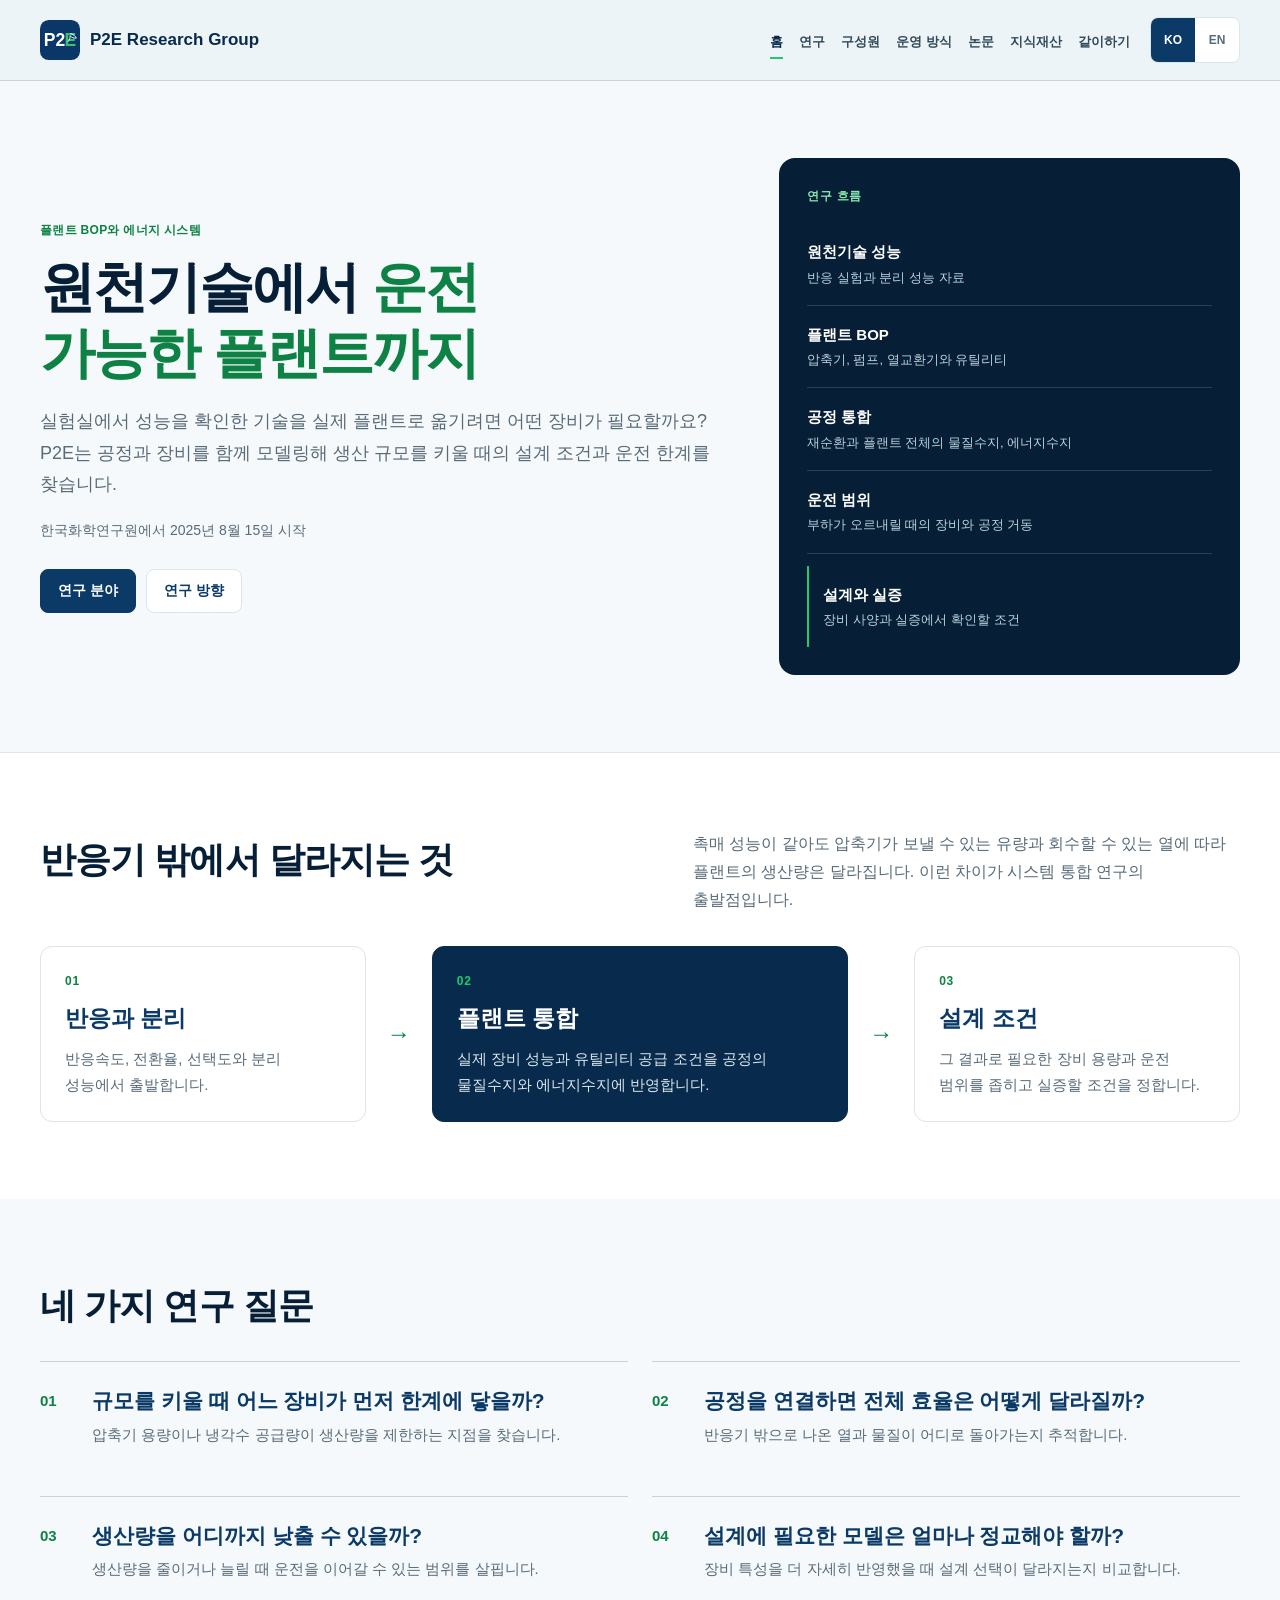
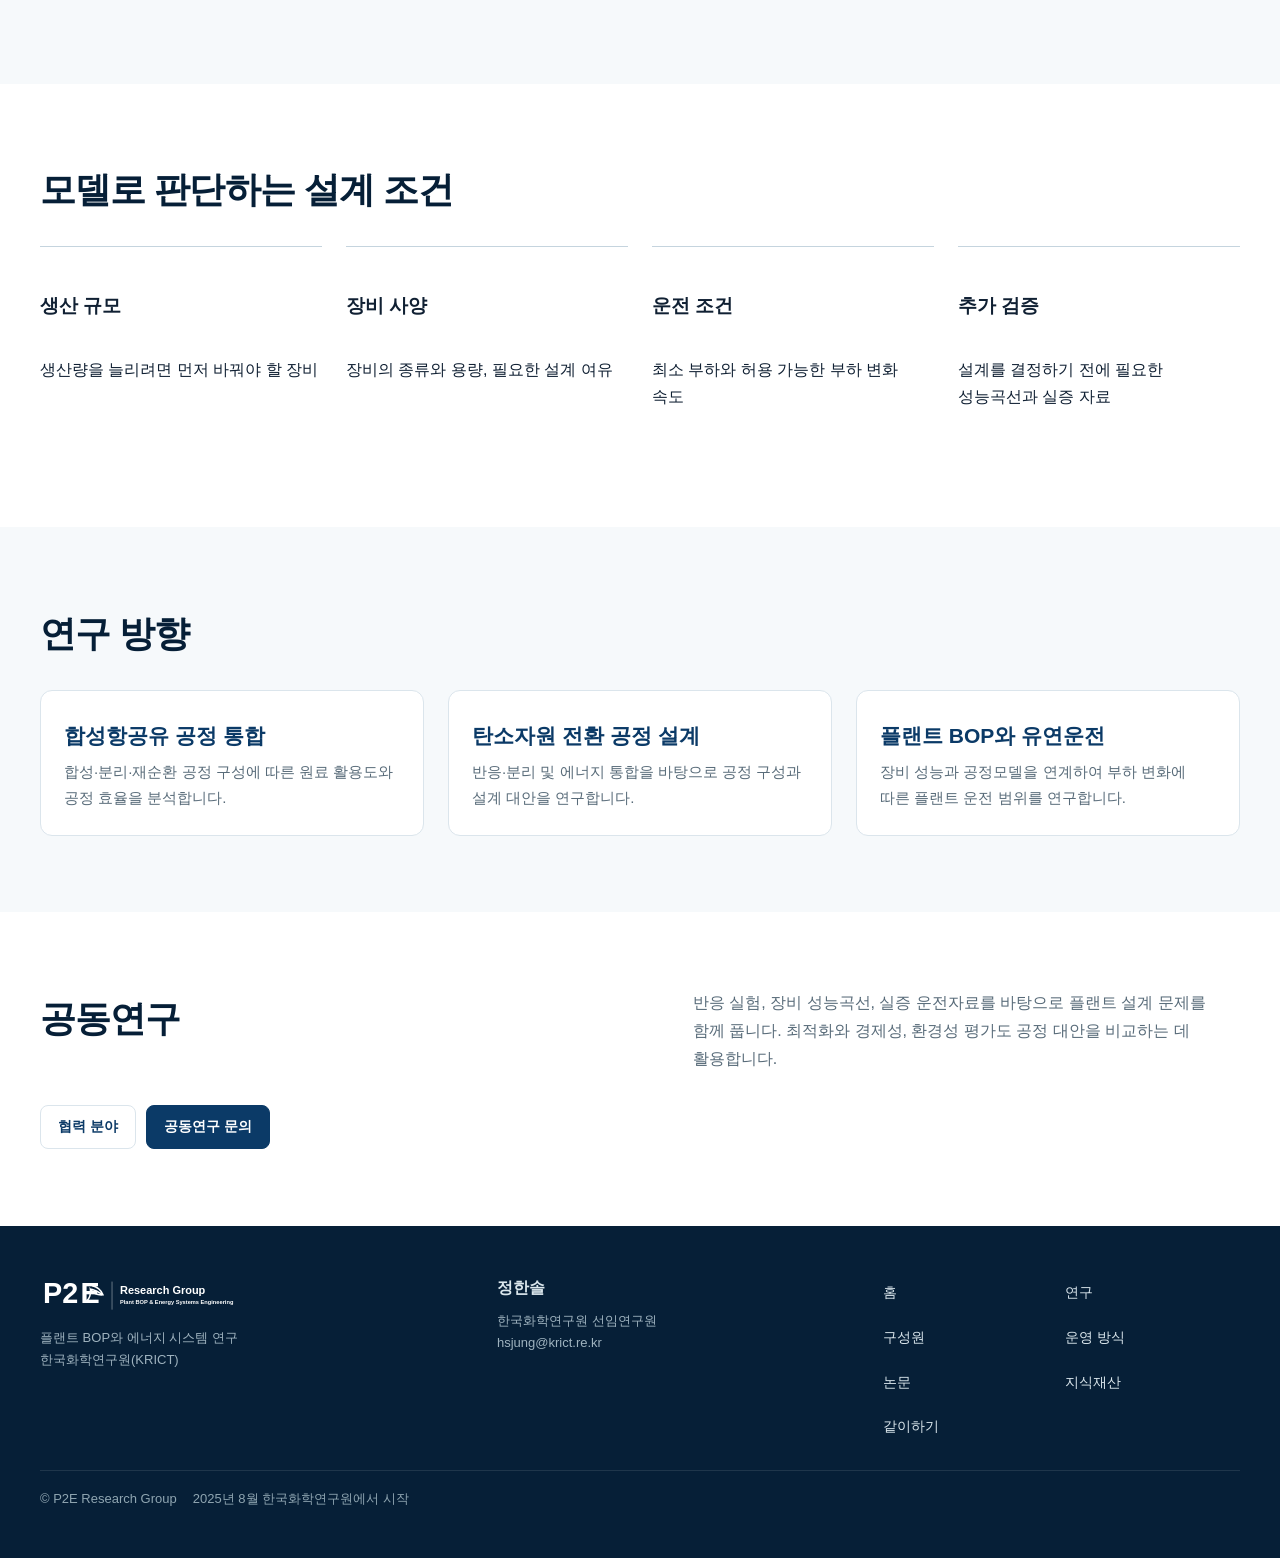
<file: index.html>
<!doctype html>
<html lang="ko">
<head>
  <meta charset="utf-8">
  <meta name="viewport" content="width=device-width,initial-scale=1">
  <title>P2E Research Group | Plant BOP &amp; Energy Systems Engineering</title>
  <meta name="robots" content="noindex,follow">
  <meta name="description" content="P2E Research Group at KRICT studies how BOP, utilities, plant integration and operating constraints determine whether core chemical and energy technologies can scale and operate.">
  <meta name="theme-color" content="#082b4d">
  <link rel="canonical" href="https://dochi37-cpu.github.io/">
  <link rel="icon" href="assets/p2e-favicon-v1.svg" type="image/svg+xml">
  <link rel="stylesheet" href="assets/site.css">
  <link rel="stylesheet" href="assets/components.css">
  <link rel="stylesheet" href="assets/responsive.css">
  <link rel="stylesheet" href="assets/editorial-polish.css">
  <meta property="og:title" content="P2E Research Group | Han Sol Jung">
  <meta property="og:description" content="P2E Research Group at KRICT studies how BOP, utilities, plant integration and operating constraints determine whether core chemical and energy technologies can scale and operate.">
  <meta property="og:type" content="website">
  <meta property="og:url" content="https://dochi37-cpu.github.io/">
  <script>document.documentElement.classList.add('js')</script>
  <!-- P2E shared social preview -->
  <meta property="og:site_name" content="P2E Research Group">
  <meta property="og:image" content="https://dochi37-cpu.github.io/assets/p2e-og-v1.png">
  <meta property="og:image:type" content="image/png">
  <meta property="og:image:width" content="1200">
  <meta property="og:image:height" content="630">
  <meta property="og:image:alt" content="P2E Research Group — Plant BOP &amp; Energy Systems Engineering. From core technology to operable plant systems.">
</head>
<body data-lang="ko">
<a class="skip-link" href="#main-content"><span class="lang-ko">본문으로 건너뛰기</span><span class="lang-en">Skip to content</span></a>
<header class="site-header">
  <div class="shell nav">
    <a class="brand" href="index.html" aria-label="P2E Research Group home"><img class="brand-icon" src="assets/p2e-favicon-v1.svg" width="40" height="40" alt=""><span class="brand-title" aria-hidden="true">P2E Research Group</span></a>
    <nav id="main-menu" class="menu" aria-label="Main navigation"><a href="index.html" aria-current="page"><span class="lang-ko">홈</span><span class="lang-en">HOME</span></a><a href="research.html"><span class="lang-ko">연구</span><span class="lang-en">RESEARCH</span></a><a href="people.html"><span class="lang-ko">구성원</span><span class="lang-en">PEOPLE</span></a><a href="group.html"><span class="lang-ko">운영 방식</span><span class="lang-en">HOW WE WORK</span></a><a href="publications.html"><span class="lang-ko">논문</span><span class="lang-en">PUBLICATIONS</span></a><a href="ip.html"><span class="lang-ko">지식재산</span><span class="lang-en">IP</span></a><a href="join.html"><span class="lang-ko">같이하기</span><span class="lang-en">JOIN US</span></a></nav>
    <div class="lang-toggle" role="group" aria-label="Language selection">
      <button type="button" data-lang-button="ko" aria-pressed="true">KO</button>
      <button type="button" data-lang-button="en" aria-pressed="false">EN</button>
    </div>
    <button class="nav-toggle" type="button" aria-label="Toggle navigation" aria-controls="main-menu" aria-expanded="false">☰</button>
  </div>
</header>
<main id="main-content">
  <section class="hero"><div class="shell hero-grid"><div><div class="eyebrow"><span class="lang-ko">플랜트 BOP와 에너지 시스템</span><span class="lang-en">Plant BOP &amp; Energy Systems Engineering</span></div><h1><span class="lang-ko">원천기술에서 <span class="accent">운전 가능한 플랜트까지</span></span><span class="lang-en">From core technology to <span class="accent">operable plant systems</span></span></h1><p class="hero-lead"><span class="lang-ko">실험실에서 성능을 확인한 기술을 실제 플랜트로 옮기려면 어떤 장비가 필요할까요? P2E는 공정과 장비를 함께 모델링해 생산 규모를 키울 때의 설계 조건과 운전 한계를 찾습니다.</span><span class="lang-en">What equipment does a technology need to work beyond the lab? At P2E, we model processes and equipment together to find design requirements and operating limits as production scales up.</span></p><p class="small"><span class="lang-ko">한국화학연구원에서 2025년 8월 15일 시작</span><span class="lang-en">Established at KRICT on 15 August 2025</span></p><div class="actions"><a href="research.html" class="btn primary"><span class="lang-ko">연구 분야</span><span class="lang-en">Our research</span></a><a href="#current-work" class="btn secondary"><span class="lang-ko">연구 방향</span><span class="lang-en">Research directions</span></a></div></div><aside class="translation-card" aria-labelledby="workflow-label"><div id="workflow-label" class="card-label"><span class="lang-ko">연구 흐름</span><span class="lang-en">Research workflow</span></div><div class="translation-stack">
        <div class="translation-step"><div class="lang-ko"><b>원천기술 성능</b><span>반응 실험과 분리 성능 자료</span></div><div class="lang-en"><b>Core technology</b><span>Reaction experiments and separation data</span></div></div>
        <div class="translation-step"><div class="lang-ko"><b>플랜트 BOP</b><span>압축기, 펌프, 열교환기와 유틸리티</span></div><div class="lang-en"><b>Balance of plant</b><span>Compressors, pumps, heat exchangers and utilities</span></div></div>
        <div class="translation-step"><div class="lang-ko"><b>공정 통합</b><span>재순환과 플랜트 전체의 물질수지, 에너지수지</span></div><div class="lang-en"><b>Plant integration</b><span>Recycle, material balances and energy balances</span></div></div>
        <div class="translation-step"><div class="lang-ko"><b>운전 범위</b><span>부하가 오르내릴 때의 장비와 공정 거동</span></div><div class="lang-en"><b>Operating range</b><span>Equipment and process response to changes in load</span></div></div>
        <div class="translation-step final"><div class="lang-ko"><b>설계와 실증</b><span>장비 사양과 실증에서 확인할 조건</span></div><div class="lang-en"><b>Design and demonstration</b><span>Equipment specifications and conditions to test</span></div></div>
      </div></aside></div></section>

  <section class="section alt anchor-target">
    <div class="shell">
      <div class="section-head"><div><h2><span class="lang-ko">반응기 밖에서 달라지는 것</span><span class="lang-en">What changes beyond the reactor</span></h2></div><p><span class="lang-ko">촉매 성능이 같아도 압축기가 보낼 수 있는 유량과 회수할 수 있는 열에 따라 플랜트의 생산량은 달라집니다. 이런 차이가 시스템 통합 연구의 출발점입니다.</span><span class="lang-en">Even with the same catalyst, plant output depends on how much flow a compressor can deliver and how much heat can be recovered. That is where our work on system integration begins.</span></p></div>
      <div class="concept-bridge"><article class="concept-node"><div class="card-number">01</div><h3><span class="lang-ko">반응과 분리</span><span class="lang-en">Reaction and separation</span></h3><p><span class="lang-ko">반응속도, 전환율, 선택도와 분리 성능에서 출발합니다.</span><span class="lang-en">We start with reaction rates, conversion, selectivity and separation performance.</span></p></article><div class="concept-link" aria-hidden="true"></div><article class="concept-node p2e-integration-node"><div class="card-number">02</div><h3><span class="lang-ko">플랜트 통합</span><span class="lang-en">Plant integration</span></h3><p><span class="lang-ko">실제 장비 성능과 유틸리티 공급 조건을 공정의 물질수지와 에너지수지에 반영합니다.</span><span class="lang-en">We bring equipment performance and utility limits into the plant’s material and energy balances.</span></p></article><div class="concept-link" aria-hidden="true"></div><article class="concept-node"><div class="card-number">03</div><h3><span class="lang-ko">설계 조건</span><span class="lang-en">Design conditions</span></h3><p><span class="lang-ko">그 결과로 필요한 장비 용량과 운전 범위를 좁히고 실증할 조건을 정합니다.</span><span class="lang-en">The results help narrow the equipment sizes and operating ranges to test.</span></p></article></div>
    </div>
  </section>

  <section class="section anchor-target">
    <div class="shell">
      <div class="section-head"><div><h2><span class="lang-ko">네 가지 연구 질문</span><span class="lang-en">Four research questions</span></h2></div></div>
      <div class="question-grid">
        <article class="question-card"><div class="question-label">01</div><div><h3><span class="lang-ko">규모를 키울 때 어느 장비가 먼저 한계에 닿을까?</span><span class="lang-en">Which equipment limits scale-up first?</span></h3><p><span class="lang-ko">압축기 용량이나 냉각수 공급량이 생산량을 제한하는 지점을 찾습니다.</span><span class="lang-en">We look for the point at which compressor capacity or cooling water limits throughput.</span></p></div></article>
        <article class="question-card"><div class="question-label">02</div><div><h3><span class="lang-ko">공정을 연결하면 전체 효율은 어떻게 달라질까?</span><span class="lang-en">How does integration change plant efficiency?</span></h3><p><span class="lang-ko">반응기 밖으로 나온 열과 물질이 어디로 돌아가는지 추적합니다.</span><span class="lang-en">We trace the heat and material leaving the reactor through the rest of the plant.</span></p></div></article>
        <article class="question-card"><div class="question-label">03</div><div><h3><span class="lang-ko">생산량을 어디까지 낮출 수 있을까?</span><span class="lang-en">How far can a plant turn down?</span></h3><p><span class="lang-ko">생산량을 줄이거나 늘릴 때 운전을 이어갈 수 있는 범위를 살핍니다.</span><span class="lang-en">We study the range over which the plant can keep running as load falls or rises.</span></p></div></article>
        <article class="question-card"><div class="question-label">04</div><div><h3><span class="lang-ko">설계에 필요한 모델은 얼마나 정교해야 할까?</span><span class="lang-en">How much detail does a design decision need?</span></h3><p><span class="lang-ko">장비 특성을 더 자세히 반영했을 때 설계 선택이 달라지는지 비교합니다.</span><span class="lang-en">We test whether a more detailed equipment model changes the design choice.</span></p></div></article>
      </div>
    </div>
  </section>

  <section class="section alt anchor-target">
    <div class="shell">
      <div class="section-head"><div><h2><span class="lang-ko">모델로 판단하는 설계 조건</span><span class="lang-en">Design choices informed by the model</span></h2></div></div>
      <div class="grid four decision-grid">
        <article class="decision-card"><h3><span class="lang-ko">생산 규모</span><span class="lang-en">Scale</span></h3><p><span class="lang-ko">생산량을 늘리려면 먼저 바꿔야 할 장비</span><span class="lang-en">The first piece of equipment that needs to change as output rises</span></p></article>
        <article class="decision-card"><h3><span class="lang-ko">장비 사양</span><span class="lang-en">Equipment</span></h3><p><span class="lang-ko">장비의 종류와 용량, 필요한 설계 여유</span><span class="lang-en">Equipment type, capacity and design margin</span></p></article>
        <article class="decision-card"><h3><span class="lang-ko">운전 조건</span><span class="lang-en">Operation</span></h3><p><span class="lang-ko">최소 부하와 허용 가능한 부하 변화 속도</span><span class="lang-en">Minimum load and allowable rates of load change</span></p></article>
        <article class="decision-card"><h3><span class="lang-ko">추가 검증</span><span class="lang-en">Validation</span></h3><p><span class="lang-ko">설계를 결정하기 전에 필요한 성능곡선과 실증 자료</span><span class="lang-en">Performance curves and demonstration data needed before choosing a design</span></p></article>
      </div>
    </div>
  </section>

  <section class="section anchor-target" id="current-work">
    <div class="shell">
      <div class="section-head"><div><h2><span class="lang-ko">연구 방향</span><span class="lang-en">Research directions</span></h2></div></div>
      <div class="grid three">
        <article class="card"><h3><span class="lang-ko">합성항공유 공정 통합</span><span class="lang-en">e-SAF process integration</span></h3><p><span class="lang-ko">합성·분리·재순환 공정 구성에 따른 원료 활용도와 공정 효율을 분석합니다.</span><span class="lang-en">We study how synthesis, separation and recycle configurations affect feedstock utilization and process efficiency.</span></p></article>
        <article class="card"><h3><span class="lang-ko">탄소자원 전환 공정 설계</span><span class="lang-en">Carbon conversion process design</span></h3><p><span class="lang-ko">반응·분리 및 에너지 통합을 바탕으로 공정 구성과 설계 대안을 연구합니다.</span><span class="lang-en">We explore process configurations and design alternatives through reaction, separation and energy integration.</span></p></article>
        <article class="card"><h3><span class="lang-ko">플랜트 BOP와 유연운전</span><span class="lang-en">Plant BOP and flexible operation</span></h3><p><span class="lang-ko">장비 성능과 공정모델을 연계하여 부하 변화에 따른 플랜트 운전 범위를 연구합니다.</span><span class="lang-en">We link equipment performance with process models to study plant operating ranges under variable loads.</span></p></article>
      </div>
    </div>
  </section>

  <section class="section alt anchor-target">
    <div class="shell">
      <div class="section-head"><div><h2><span class="lang-ko">공동연구</span><span class="lang-en">Collaborate with us</span></h2></div><p><span class="lang-ko">반응 실험, 장비 성능곡선, 실증 운전자료를 바탕으로 플랜트 설계 문제를 함께 풉니다. 최적화와 경제성, 환경성 평가도 공정 대안을 비교하는 데 활용합니다.</span><span class="lang-en">We work with collaborators on plant design using reaction experiments, equipment curves and operating data. Optimization, cost and environmental impact help us compare alternatives.</span></p></div>
      <div class="actions"><a href="people.html#collaborators" class="btn secondary"><span class="lang-ko">협력 분야</span><span class="lang-en">Collaboration areas</span></a><a href="join.html#contact" class="btn primary"><span class="lang-ko">공동연구 문의</span><span class="lang-en">Contact the group</span></a></div>
    </div>
  </section>
</main>
<footer class="footer">
  <div class="shell">
    <div class="footer-grid">
      <div>
        <img src="assets/p2e-wordmark-v1.svg" alt="P2E Research Group">
        <small><span class="lang-ko">플랜트 BOP와 에너지 시스템 연구<br>한국화학연구원(KRICT)</span><span class="lang-en">Plant BOP &amp; Energy Systems Engineering<br>Korea Research Institute of Chemical Technology (KRICT)</span></small>
      </div>
      <div>
        <strong><span class="lang-ko">정한솔</span><span class="lang-en">Han Sol Jung, Ph.D.</span></strong>
        <small><span class="lang-ko">한국화학연구원 선임연구원</span><span class="lang-en">Senior Researcher, KRICT</span><br><a href="mailto:hsjung@krict.re.kr">hsjung@krict.re.kr</a></small>
      </div>
      <div class="footer-links">
        <a href="index.html"><span class="lang-ko">홈</span><span class="lang-en">HOME</span></a><a href="research.html"><span class="lang-ko">연구</span><span class="lang-en">RESEARCH</span></a>
        <a href="people.html"><span class="lang-ko">구성원</span><span class="lang-en">PEOPLE</span></a><a href="group.html"><span class="lang-ko">운영 방식</span><span class="lang-en">How We Work</span></a>
        <a href="publications.html"><span class="lang-ko">논문</span><span class="lang-en">PUBLICATIONS</span></a><a href="ip.html"><span class="lang-ko">지식재산</span><span class="lang-en">IP</span></a>
        <a href="join.html"><span class="lang-ko">같이하기</span><span class="lang-en">JOIN US</span></a>
      </div>
    </div>
    <div class="copyright">© P2E Research Group<span class="footer-origin"><span class="lang-ko">2025년 8월 한국화학연구원에서 시작</span><span class="lang-en">Established at KRICT in August 2025</span></span></div>
  </div>
</footer>
<script src="assets/site.js"></script>
</body>
</html>
</file>
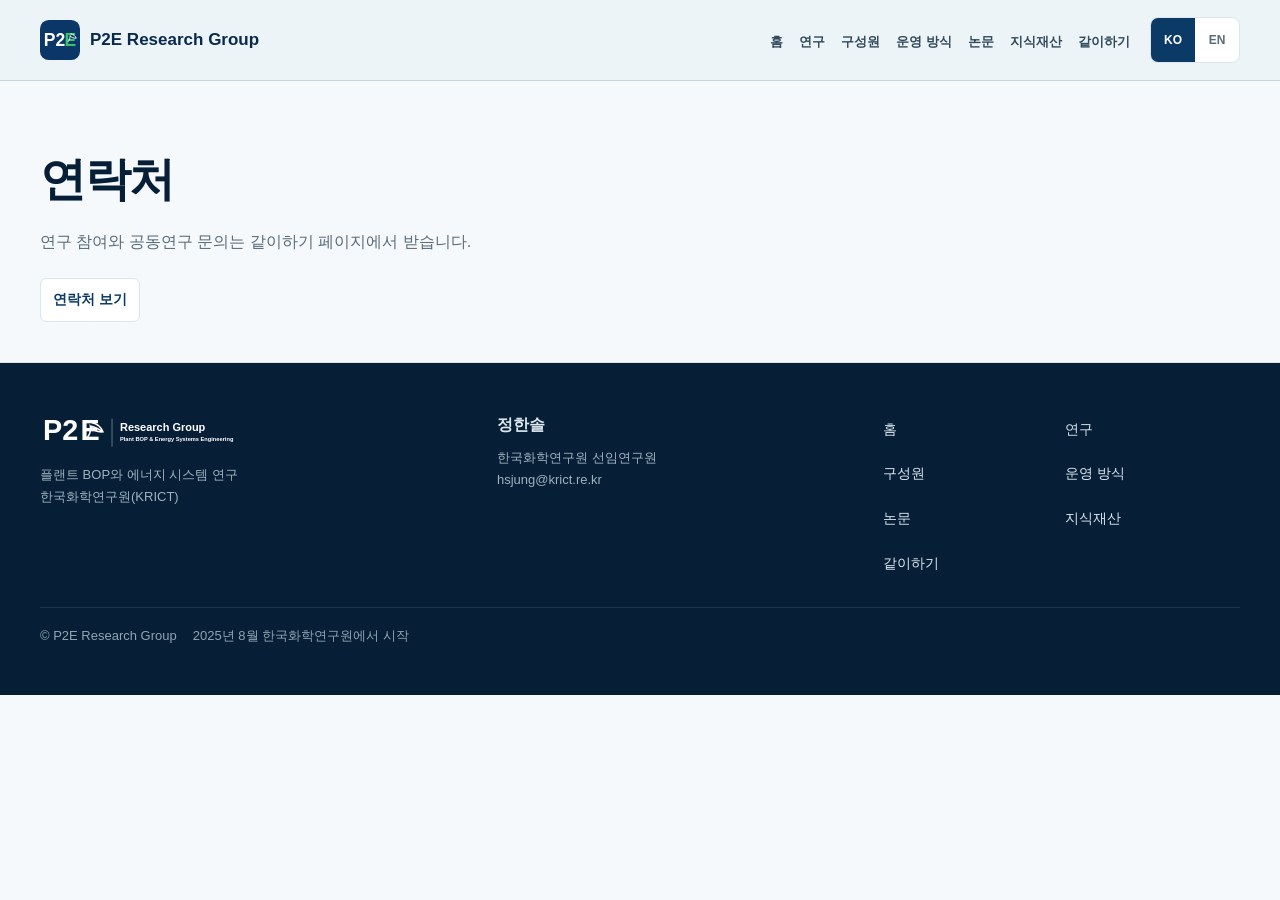
<file: contact.html>
<!doctype html>
<html lang="ko">
<head>
  <meta charset="utf-8">
  <meta name="viewport" content="width=device-width,initial-scale=1">
  <title>Contact P2E</title>
  <meta name="robots" content="noindex,follow">
  <meta name="description" content="Contact information is now maintained on the Join Us page.">
  <meta name="theme-color" content="#082b4d">
  <link rel="canonical" href="https://dochi37-cpu.github.io/join.html">
  <link rel="icon" href="assets/p2e-favicon-v1.svg" type="image/svg+xml">
  <link rel="stylesheet" href="assets/site.css">
  <link rel="stylesheet" href="assets/components.css">
  <link rel="stylesheet" href="assets/responsive.css">
  <link rel="stylesheet" href="assets/editorial-polish.css">
  <meta property="og:title" content="Contact P2E">
  <meta property="og:description" content="Contact information is now maintained on the Join Us page.">
  <meta property="og:type" content="website">
  <meta property="og:url" content="https://dochi37-cpu.github.io/join.html">
  <script>document.documentElement.classList.add('js')</script>
</head>
<body data-lang="ko">
<a class="skip-link" href="#main-content"><span class="lang-ko">본문으로 건너뛰기</span><span class="lang-en">Skip to content</span></a>
<header class="site-header">
  <div class="shell nav">
    <a class="brand" href="index.html" aria-label="P2E Research Group home"><img class="brand-icon" src="assets/p2e-favicon-v1.svg" width="40" height="40" alt=""><span class="brand-title" aria-hidden="true">P2E Research Group</span></a>
    <nav id="main-menu" class="menu" aria-label="Main navigation"><a href="index.html"><span class="lang-ko">홈</span><span class="lang-en">HOME</span></a><a href="research.html"><span class="lang-ko">연구</span><span class="lang-en">RESEARCH</span></a><a href="people.html"><span class="lang-ko">구성원</span><span class="lang-en">PEOPLE</span></a><a href="group.html"><span class="lang-ko">운영 방식</span><span class="lang-en">HOW WE WORK</span></a><a href="publications.html"><span class="lang-ko">논문</span><span class="lang-en">PUBLICATIONS</span></a><a href="ip.html"><span class="lang-ko">지식재산</span><span class="lang-en">IP</span></a><a href="join.html"><span class="lang-ko">같이하기</span><span class="lang-en">JOIN US</span></a></nav>
    <div class="lang-toggle" role="group" aria-label="Language selection">
      <button type="button" data-lang-button="ko" aria-pressed="true">KO</button>
      <button type="button" data-lang-button="en" aria-pressed="false">EN</button>
    </div>
    <button class="nav-toggle" type="button" aria-label="Toggle navigation" aria-controls="main-menu" aria-expanded="false">☰</button>
  </div>
</header>
<main id="main-content">
  <section class="page-hero"><div class="shell"><h1><span class="lang-ko">연락처</span><span class="lang-en">Contact</span></h1><p><span class="lang-ko">연구 참여와 공동연구 문의는 같이하기 페이지에서 받습니다.</span><span class="lang-en">For research and collaboration inquiries, visit Join P2E.</span></p><div class="page-nav"><a href="join.html#contact"><span class="lang-ko">연락처 보기</span><span class="lang-en">Contact the group</span></a></div></div></section>
</main>
<footer class="footer">
  <div class="shell">
    <div class="footer-grid">
      <div>
        <img src="assets/p2e-wordmark-v1.svg" alt="P2E Research Group">
        <small><span class="lang-ko">플랜트 BOP와 에너지 시스템 연구<br>한국화학연구원(KRICT)</span><span class="lang-en">Plant BOP &amp; Energy Systems Engineering<br>Korea Research Institute of Chemical Technology (KRICT)</span></small>
      </div>
      <div>
        <strong><span class="lang-ko">정한솔</span><span class="lang-en">Han Sol Jung, Ph.D.</span></strong>
        <small><span class="lang-ko">한국화학연구원 선임연구원</span><span class="lang-en">Senior Researcher, KRICT</span><br><a href="mailto:hsjung@krict.re.kr">hsjung@krict.re.kr</a></small>
      </div>
      <div class="footer-links">
        <a href="index.html"><span class="lang-ko">홈</span><span class="lang-en">HOME</span></a><a href="research.html"><span class="lang-ko">연구</span><span class="lang-en">RESEARCH</span></a>
        <a href="people.html"><span class="lang-ko">구성원</span><span class="lang-en">PEOPLE</span></a><a href="group.html"><span class="lang-ko">운영 방식</span><span class="lang-en">How We Work</span></a>
        <a href="publications.html"><span class="lang-ko">논문</span><span class="lang-en">PUBLICATIONS</span></a><a href="ip.html"><span class="lang-ko">지식재산</span><span class="lang-en">IP</span></a>
        <a href="join.html"><span class="lang-ko">같이하기</span><span class="lang-en">JOIN US</span></a>
      </div>
    </div>
    <div class="copyright">© P2E Research Group<span class="footer-origin"><span class="lang-ko">2025년 8월 한국화학연구원에서 시작</span><span class="lang-en">Established at KRICT in August 2025</span></span></div>
  </div>
</footer>
<script src="assets/site.js"></script>
</body>
</html>
</file>
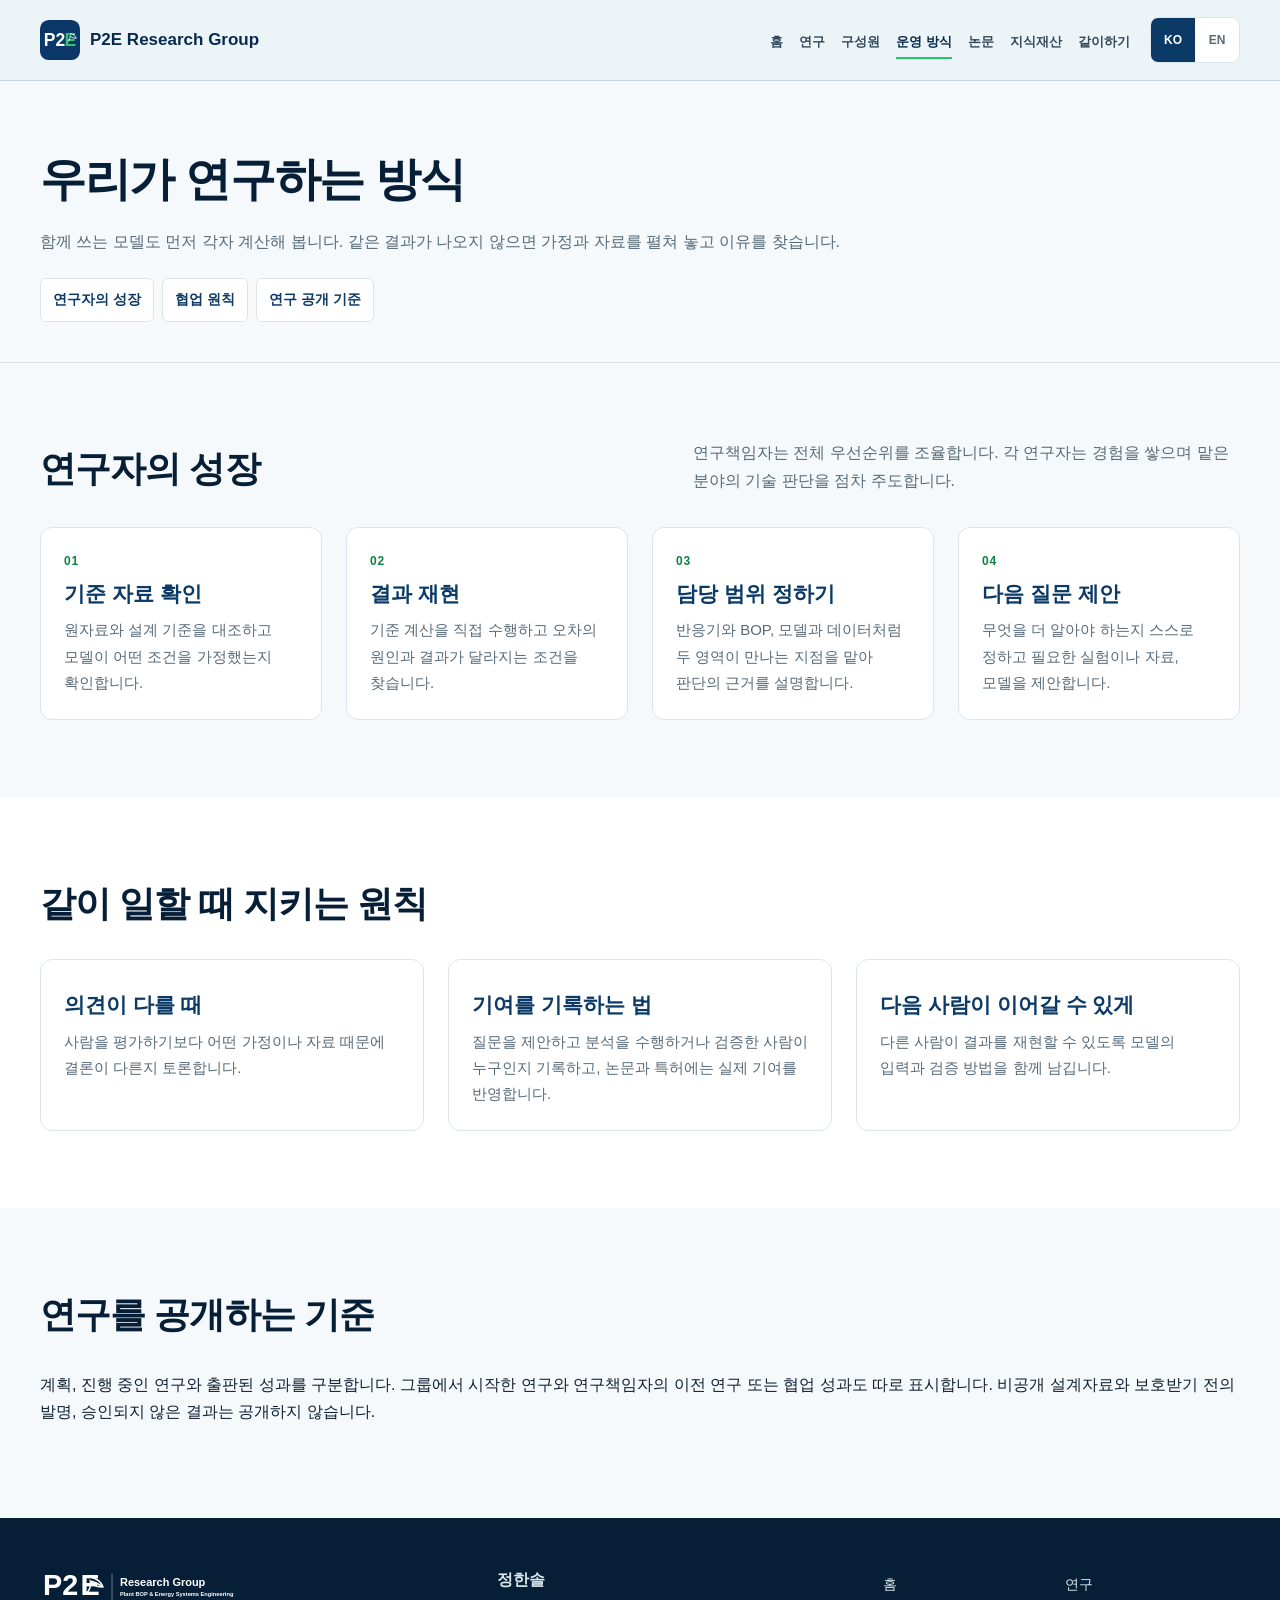
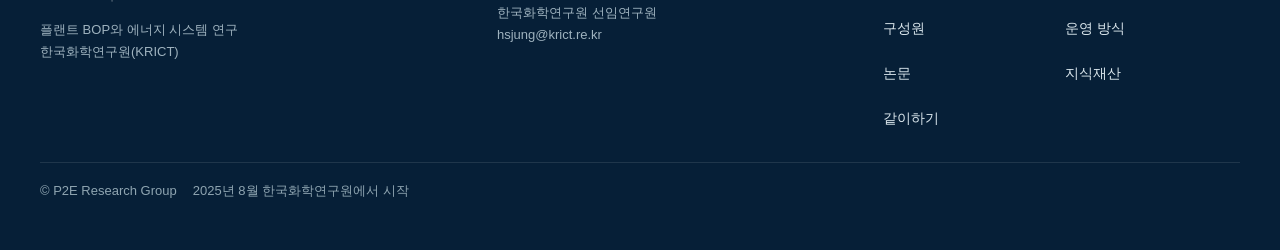
<file: group.html>
<!doctype html>
<html lang="ko">
<head>
  <meta charset="utf-8">
  <meta name="viewport" content="width=device-width,initial-scale=1">
  <title>How We Work | P2E Research Group</title>
  <meta name="robots" content="noindex,follow">
  <meta name="description" content="Research ownership ladder, operating principles, public evidence rules and group culture of P2E Research Group.">
  <meta name="theme-color" content="#082b4d">
  <link rel="canonical" href="https://dochi37-cpu.github.io/group.html">
  <link rel="icon" href="assets/p2e-favicon-v1.svg" type="image/svg+xml">
  <link rel="stylesheet" href="assets/site.css">
  <link rel="stylesheet" href="assets/components.css">
  <link rel="stylesheet" href="assets/responsive.css">
  <link rel="stylesheet" href="assets/editorial-polish.css">
  <meta property="og:title" content="How We Work | P2E Research Group">
  <meta property="og:description" content="Research ownership ladder, operating principles, public evidence rules and group culture of P2E Research Group.">
  <meta property="og:type" content="website">
  <meta property="og:url" content="https://dochi37-cpu.github.io/group.html">
  <script>document.documentElement.classList.add('js')</script>
  <!-- P2E shared social preview -->
  <meta property="og:site_name" content="P2E Research Group">
  <meta property="og:image" content="https://dochi37-cpu.github.io/assets/p2e-og-v1.png">
  <meta property="og:image:type" content="image/png">
  <meta property="og:image:width" content="1200">
  <meta property="og:image:height" content="630">
  <meta property="og:image:alt" content="P2E Research Group — Plant BOP &amp; Energy Systems Engineering. From core technology to operable plant systems.">
</head>
<body data-lang="ko">
<a class="skip-link" href="#main-content"><span class="lang-ko">본문으로 건너뛰기</span><span class="lang-en">Skip to content</span></a>
<header class="site-header">
  <div class="shell nav">
    <a class="brand" href="index.html" aria-label="P2E Research Group home"><img class="brand-icon" src="assets/p2e-favicon-v1.svg" width="40" height="40" alt=""><span class="brand-title" aria-hidden="true">P2E Research Group</span></a>
    <nav id="main-menu" class="menu" aria-label="Main navigation"><a href="index.html"><span class="lang-ko">홈</span><span class="lang-en">HOME</span></a><a href="research.html"><span class="lang-ko">연구</span><span class="lang-en">RESEARCH</span></a><a href="people.html"><span class="lang-ko">구성원</span><span class="lang-en">PEOPLE</span></a><a href="group.html" aria-current="page"><span class="lang-ko">운영 방식</span><span class="lang-en">HOW WE WORK</span></a><a href="publications.html"><span class="lang-ko">논문</span><span class="lang-en">PUBLICATIONS</span></a><a href="ip.html"><span class="lang-ko">지식재산</span><span class="lang-en">IP</span></a><a href="join.html"><span class="lang-ko">같이하기</span><span class="lang-en">JOIN US</span></a></nav>
    <div class="lang-toggle" role="group" aria-label="Language selection">
      <button type="button" data-lang-button="ko" aria-pressed="true">KO</button>
      <button type="button" data-lang-button="en" aria-pressed="false">EN</button>
    </div>
    <button class="nav-toggle" type="button" aria-label="Toggle navigation" aria-controls="main-menu" aria-expanded="false">☰</button>
  </div>
</header>
<main id="main-content">
  <section class="page-hero"><div class="shell"><h1><span class="lang-ko">우리가 연구하는 방식</span><span class="lang-en">How we work</span></h1><p><span class="lang-ko">함께 쓰는 모델도 먼저 각자 계산해 봅니다. 같은 결과가 나오지 않으면 가정과 자료를 펼쳐 놓고 이유를 찾습니다.</span><span class="lang-en">Even when we share a model, we first try to reproduce its results independently. If the results differ, we compare the assumptions and the data.</span></p><div class="page-nav"><a href="#ownership"><span class="lang-ko">연구자의 성장</span><span class="lang-en">Researcher development</span></a><a href="#principles"><span class="lang-ko">협업 원칙</span><span class="lang-en">Working together</span></a><a href="#public-rule"><span class="lang-ko">연구 공개 기준</span><span class="lang-en">Sharing research</span></a></div></div></section>

  <section class="section anchor-target" id="ownership">
    <div class="shell">
      <div class="section-head"><div><h2><span class="lang-ko">연구자의 성장</span><span class="lang-en">Researcher development</span></h2></div><p><span class="lang-ko">연구책임자는 전체 우선순위를 조율합니다. 각 연구자는 경험을 쌓으며 맡은 분야의 기술 판단을 점차 주도합니다.</span><span class="lang-en">The PI coordinates overall priorities. As researchers gain experience, they take the lead on decisions in their areas.</span></p></div>
      <div class="grid four">
        <article class="card"><div class="card-number">01</div><h3><span class="lang-ko">기준 자료 확인</span><span class="lang-en">Check the reference data</span></h3><p><span class="lang-ko">원자료와 설계 기준을 대조하고 모델이 어떤 조건을 가정했는지 확인합니다.</span><span class="lang-en">Compare the source data and design basis, and identify what the model assumes.</span></p></article>
        <article class="card"><div class="card-number">02</div><h3><span class="lang-ko">결과 재현</span><span class="lang-en">Reproduce a result</span></h3><p><span class="lang-ko">기준 계산을 직접 수행하고 오차의 원인과 결과가 달라지는 조건을 찾습니다.</span><span class="lang-en">Run the reference calculation independently and investigate errors and sensitive assumptions.</span></p></article>
        <article class="card"><div class="card-number">03</div><h3><span class="lang-ko">담당 범위 정하기</span><span class="lang-en">Take responsibility for an interface</span></h3><p><span class="lang-ko">반응기와 BOP, 모델과 데이터처럼 두 영역이 만나는 지점을 맡아 판단의 근거를 설명합니다.</span><span class="lang-en">Take responsibility for an interface, such as reactor to BOP or data to model, and explain the technical choices.</span></p></article>
        <article class="card"><div class="card-number">04</div><h3><span class="lang-ko">다음 질문 제안</span><span class="lang-en">Frame the next question</span></h3><p><span class="lang-ko">무엇을 더 알아야 하는지 스스로 정하고 필요한 실험이나 자료, 모델을 제안합니다.</span><span class="lang-en">Frame a question and propose the experiment, data or model needed to answer it.</span></p></article>
      </div>
    </div>
  </section>

  <section class="section alt anchor-target" id="principles">
    <div class="shell">
      <div class="section-head"><div><h2><span class="lang-ko">같이 일할 때 지키는 원칙</span><span class="lang-en">Working together</span></h2></div></div>
      <div class="grid three">
        <article class="card"><h3><span class="lang-ko">의견이 다를 때</span><span class="lang-en">When views differ</span></h3><p><span class="lang-ko">사람을 평가하기보다 어떤 가정이나 자료 때문에 결론이 다른지 토론합니다.</span><span class="lang-en">Discuss the assumptions and data behind the disagreement, and treat colleagues with respect.</span></p></article>
        <article class="card"><h3><span class="lang-ko">기여를 기록하는 법</span><span class="lang-en">Recognizing contributions</span></h3><p><span class="lang-ko">질문을 제안하고 분석을 수행하거나 검증한 사람이 누구인지 기록하고, 논문과 특허에는 실제 기여를 반영합니다.</span><span class="lang-en">Document who framed, analyzed and checked the work. Publications and patents should reflect the contributions made.</span></p></article>
        <article class="card"><h3><span class="lang-ko">다음 사람이 이어갈 수 있게</span><span class="lang-en">Making work reproducible</span></h3><p><span class="lang-ko">다른 사람이 결과를 재현할 수 있도록 모델의 입력과 검증 방법을 함께 남깁니다.</span><span class="lang-en">Keep model inputs and validation procedures together so another researcher can reproduce the result.</span></p></article>
      </div>
    </div>
  </section>

  <section class="section anchor-target" id="public-rule">
    <div class="shell">
      <div class="section-head"><div><h2><span class="lang-ko">연구를 공개하는 기준</span><span class="lang-en">Sharing research</span></h2></div></div>
      <p><span class="lang-ko">계획, 진행 중인 연구와 출판된 성과를 구분합니다. 그룹에서 시작한 연구와 연구책임자의 이전 연구 또는 협업 성과도 따로 표시합니다. 비공개 설계자료와 보호받기 전의 발명, 승인되지 않은 결과는 공개하지 않습니다.</span><span class="lang-en">We distinguish plans, ongoing work and publications, and identify whether work originated at P2E or in the PI’s prior research or collaborations. Confidential designs, unprotected inventions and unapproved results stay private.</span></p>
    </div>
  </section>
</main>
<footer class="footer">
  <div class="shell">
    <div class="footer-grid">
      <div>
        <img src="assets/p2e-wordmark-v1.svg" alt="P2E Research Group">
        <small><span class="lang-ko">플랜트 BOP와 에너지 시스템 연구<br>한국화학연구원(KRICT)</span><span class="lang-en">Plant BOP &amp; Energy Systems Engineering<br>Korea Research Institute of Chemical Technology (KRICT)</span></small>
      </div>
      <div>
        <strong><span class="lang-ko">정한솔</span><span class="lang-en">Han Sol Jung, Ph.D.</span></strong>
        <small><span class="lang-ko">한국화학연구원 선임연구원</span><span class="lang-en">Senior Researcher, KRICT</span><br><a href="mailto:hsjung@krict.re.kr">hsjung@krict.re.kr</a></small>
      </div>
      <div class="footer-links">
        <a href="index.html"><span class="lang-ko">홈</span><span class="lang-en">HOME</span></a><a href="research.html"><span class="lang-ko">연구</span><span class="lang-en">RESEARCH</span></a>
        <a href="people.html"><span class="lang-ko">구성원</span><span class="lang-en">PEOPLE</span></a><a href="group.html"><span class="lang-ko">운영 방식</span><span class="lang-en">How We Work</span></a>
        <a href="publications.html"><span class="lang-ko">논문</span><span class="lang-en">PUBLICATIONS</span></a><a href="ip.html"><span class="lang-ko">지식재산</span><span class="lang-en">IP</span></a>
        <a href="join.html"><span class="lang-ko">같이하기</span><span class="lang-en">JOIN US</span></a>
      </div>
    </div>
    <div class="copyright">© P2E Research Group<span class="footer-origin"><span class="lang-ko">2025년 8월 한국화학연구원에서 시작</span><span class="lang-en">Established at KRICT in August 2025</span></span></div>
  </div>
</footer>
<script src="assets/site.js"></script>
</body>
</html>
</file>
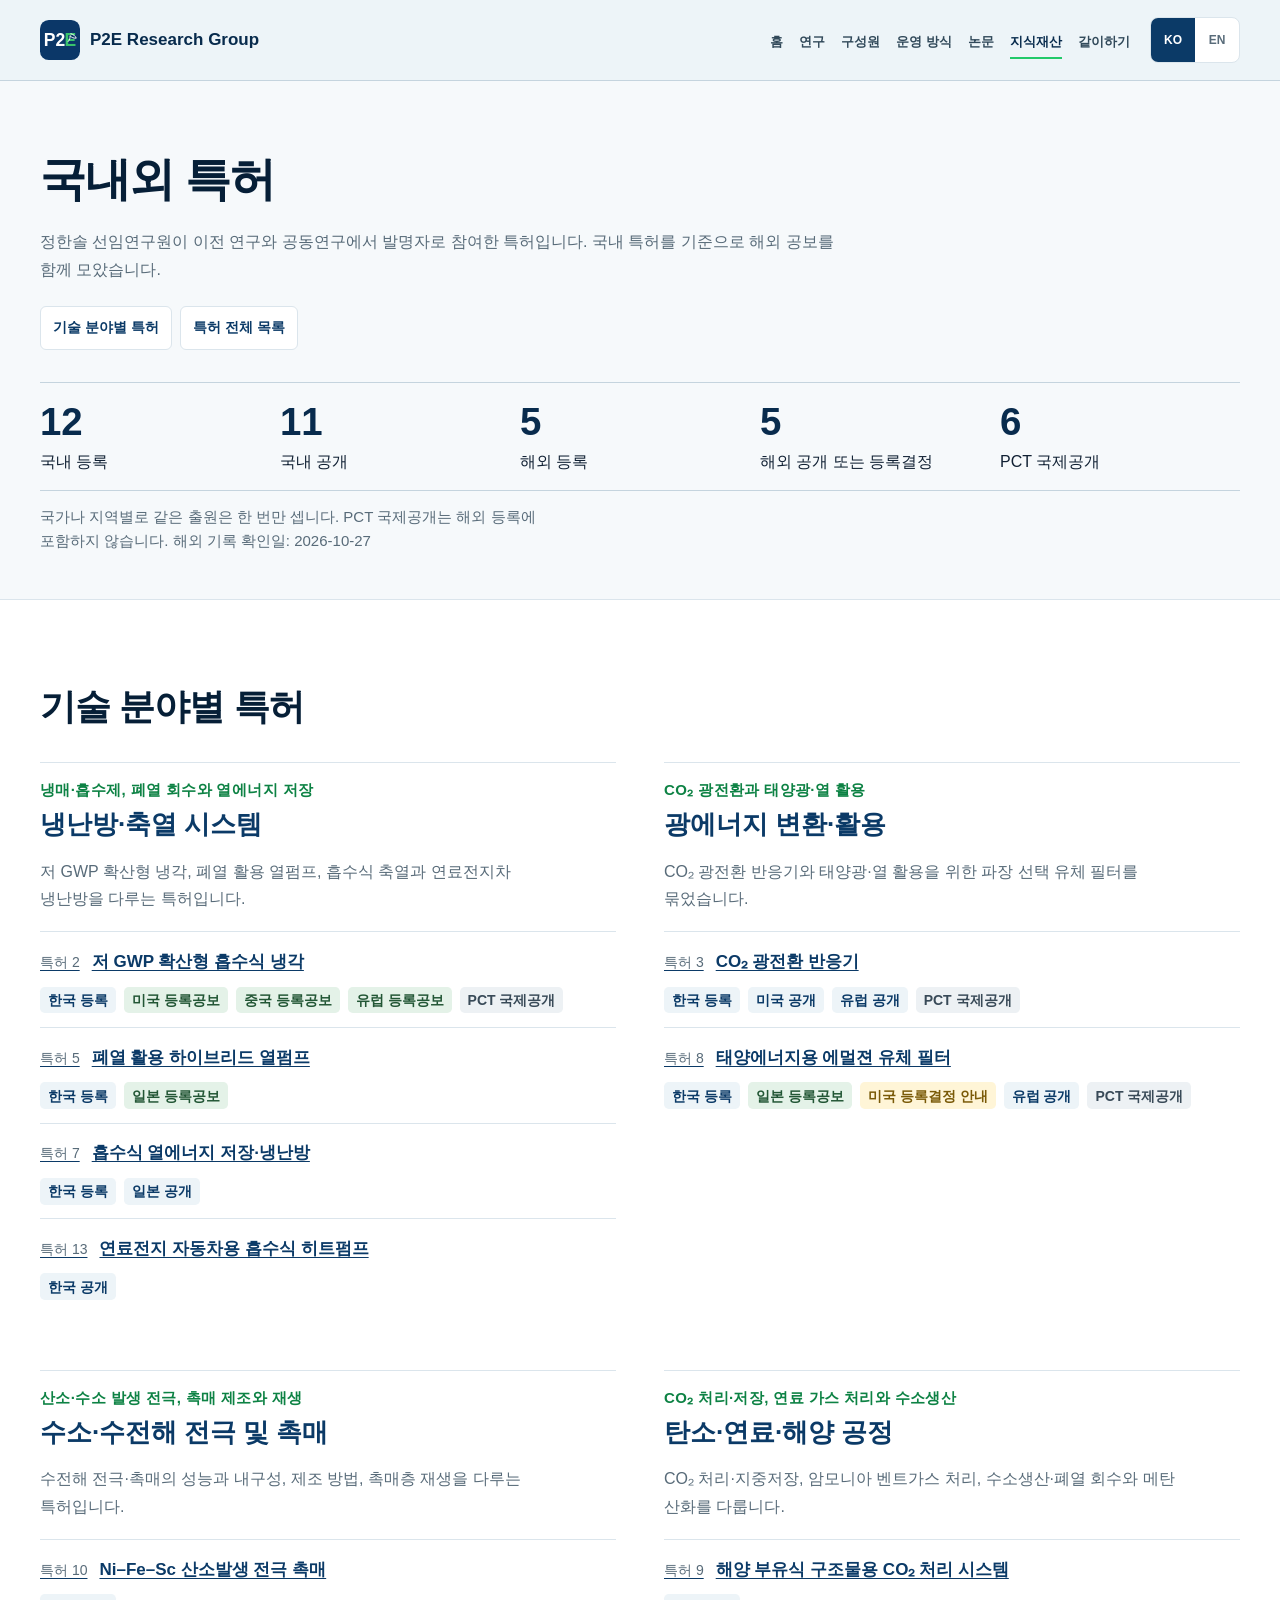
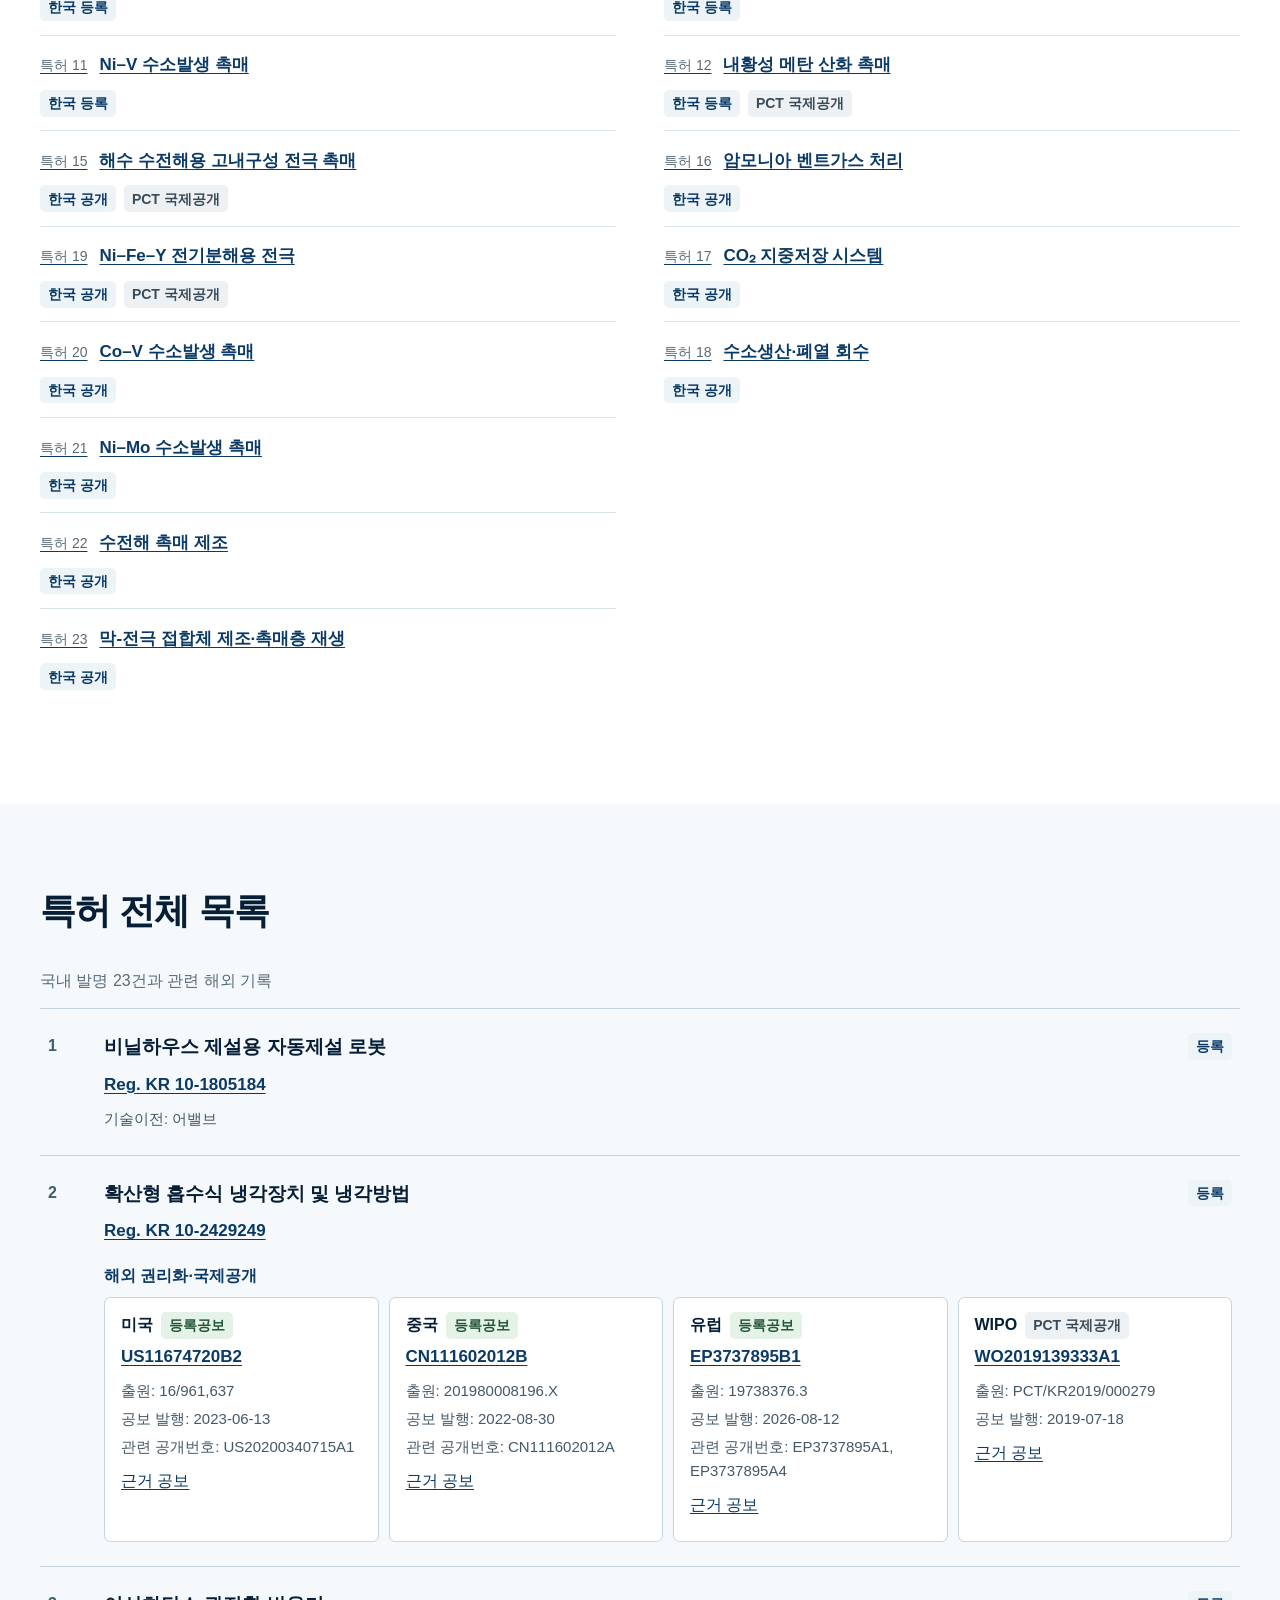
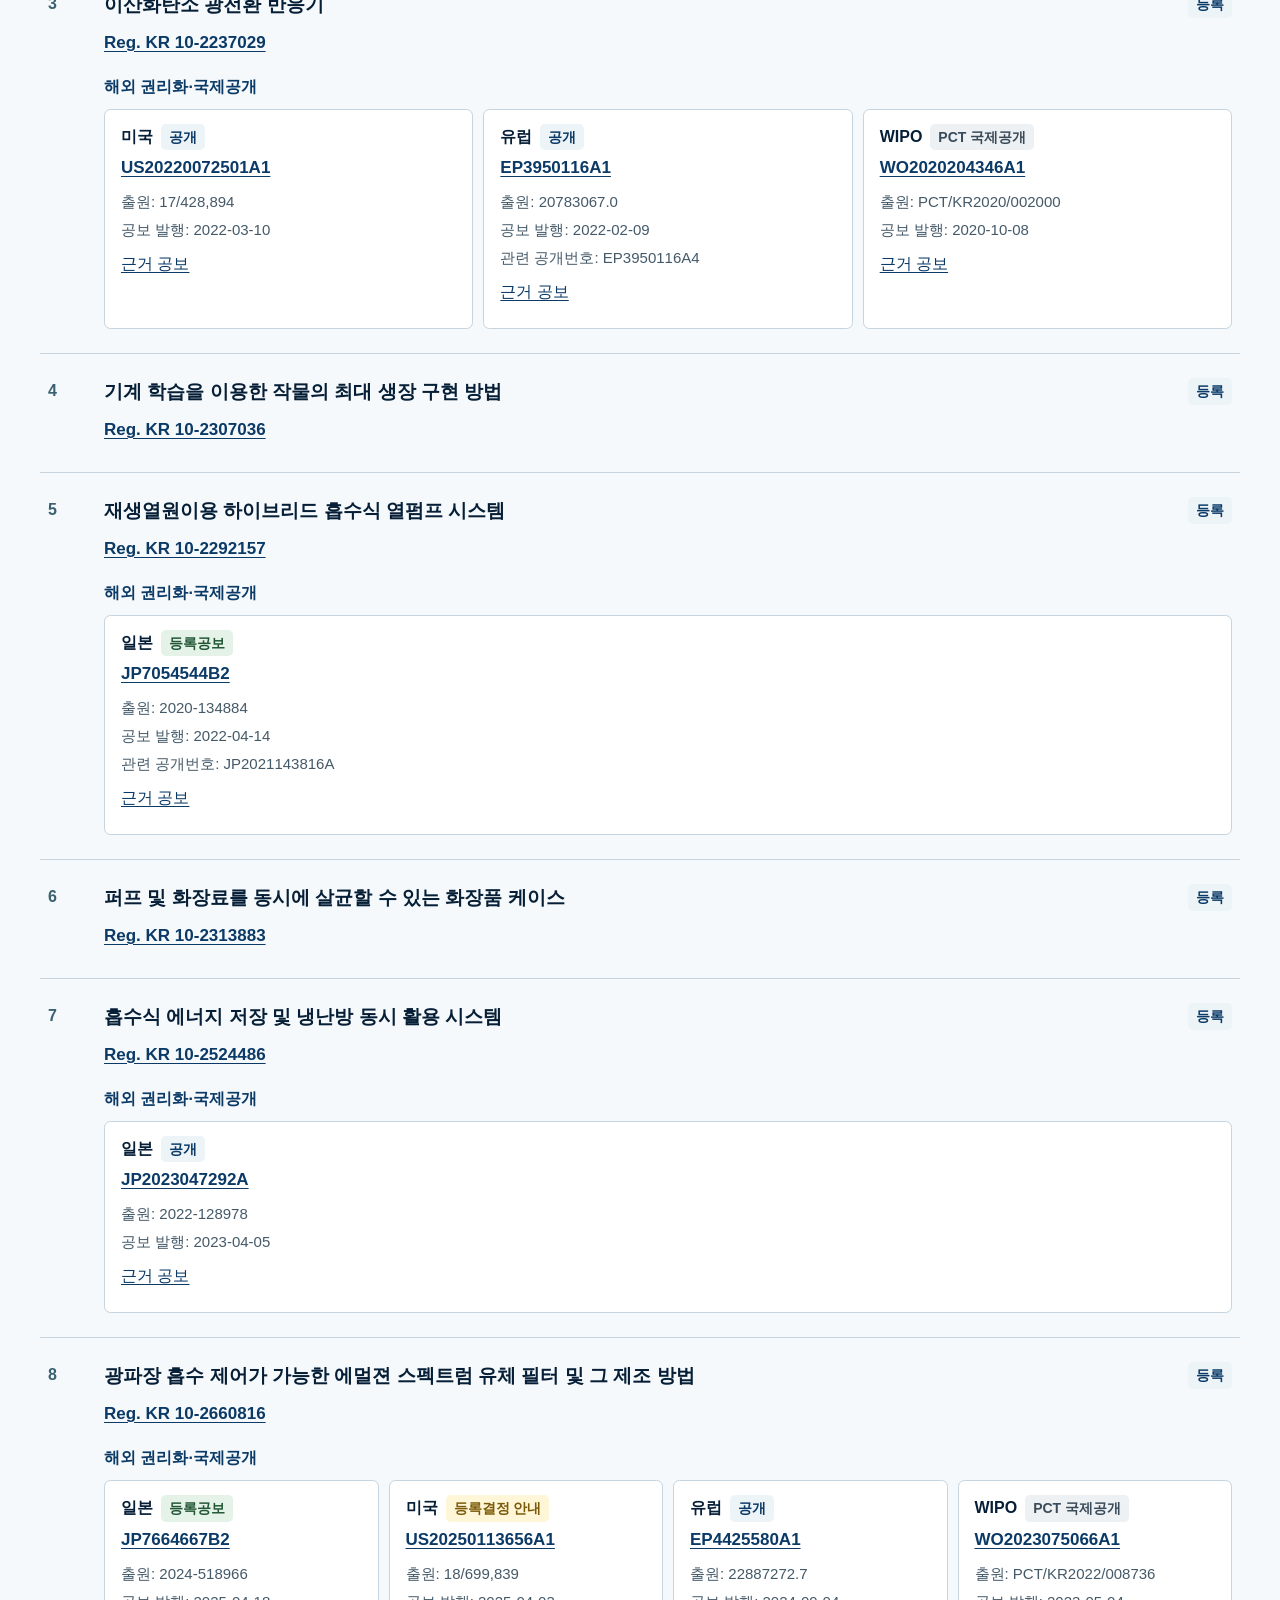
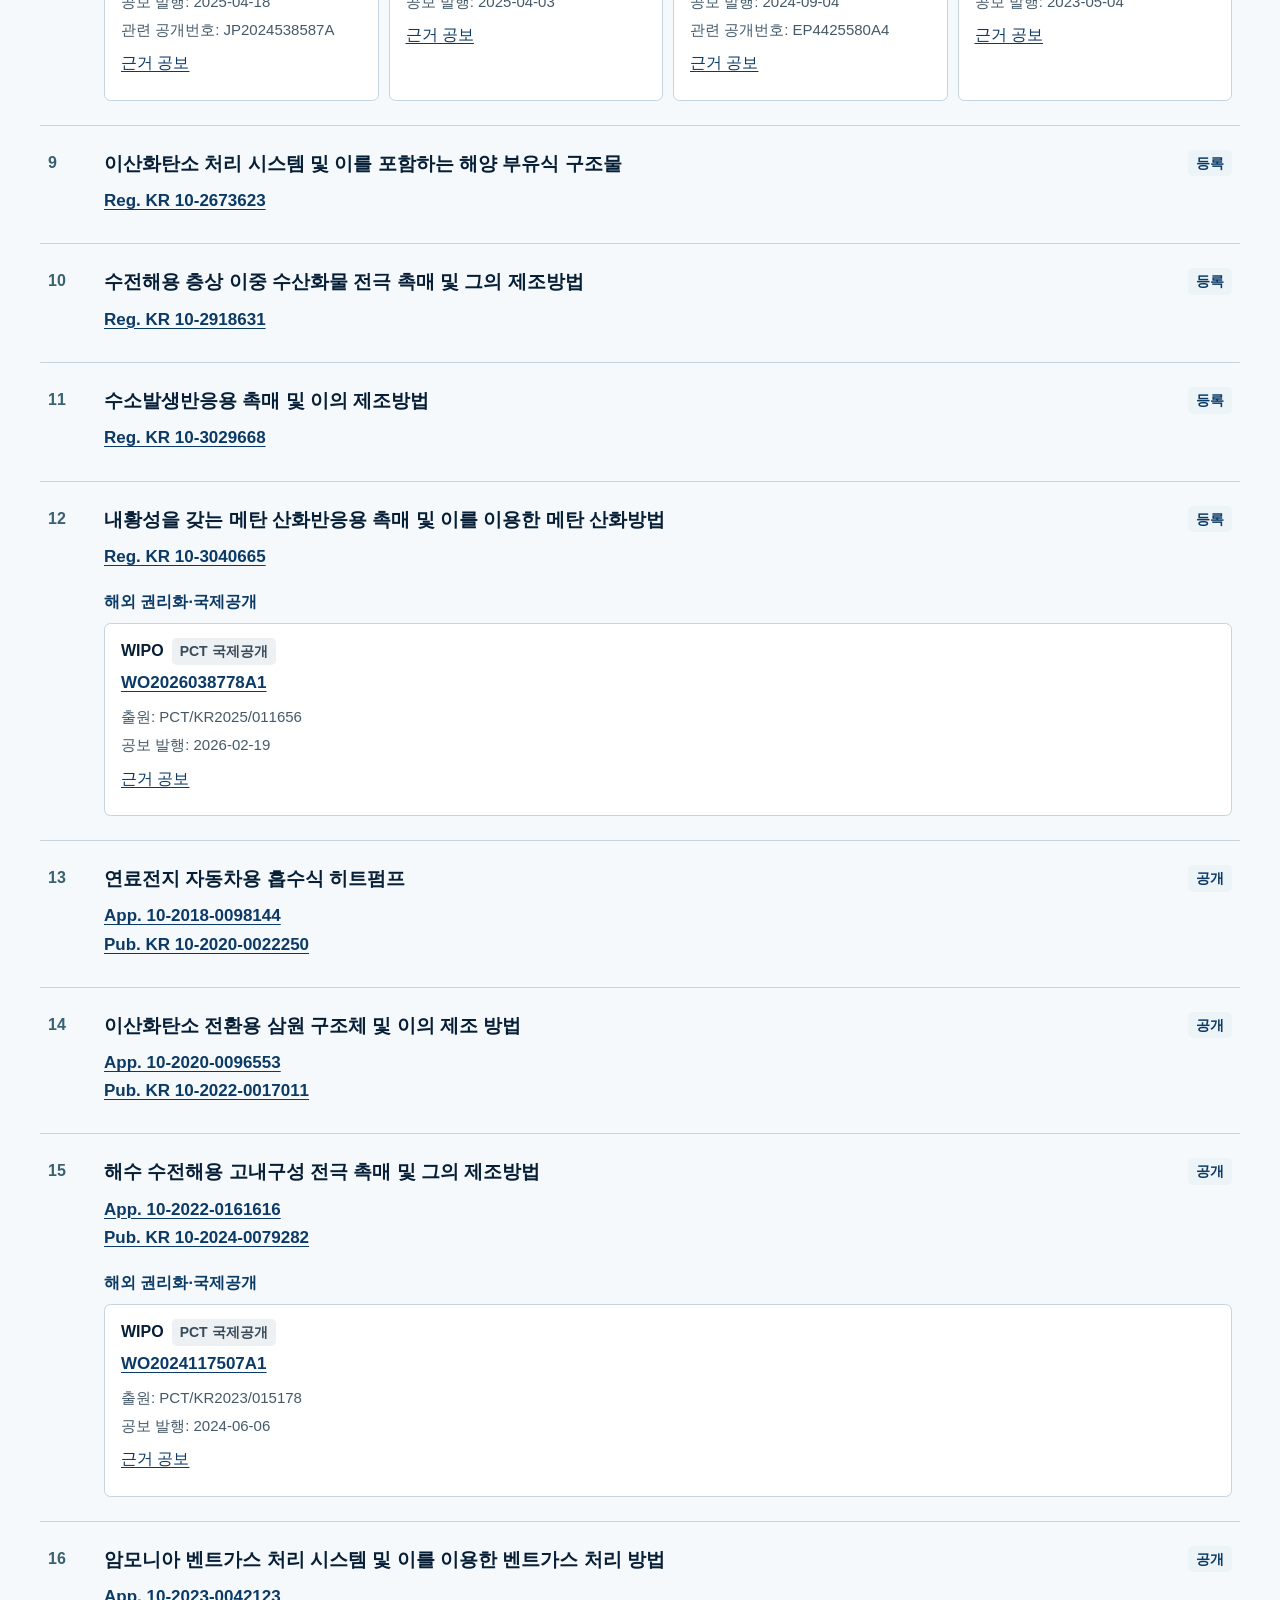
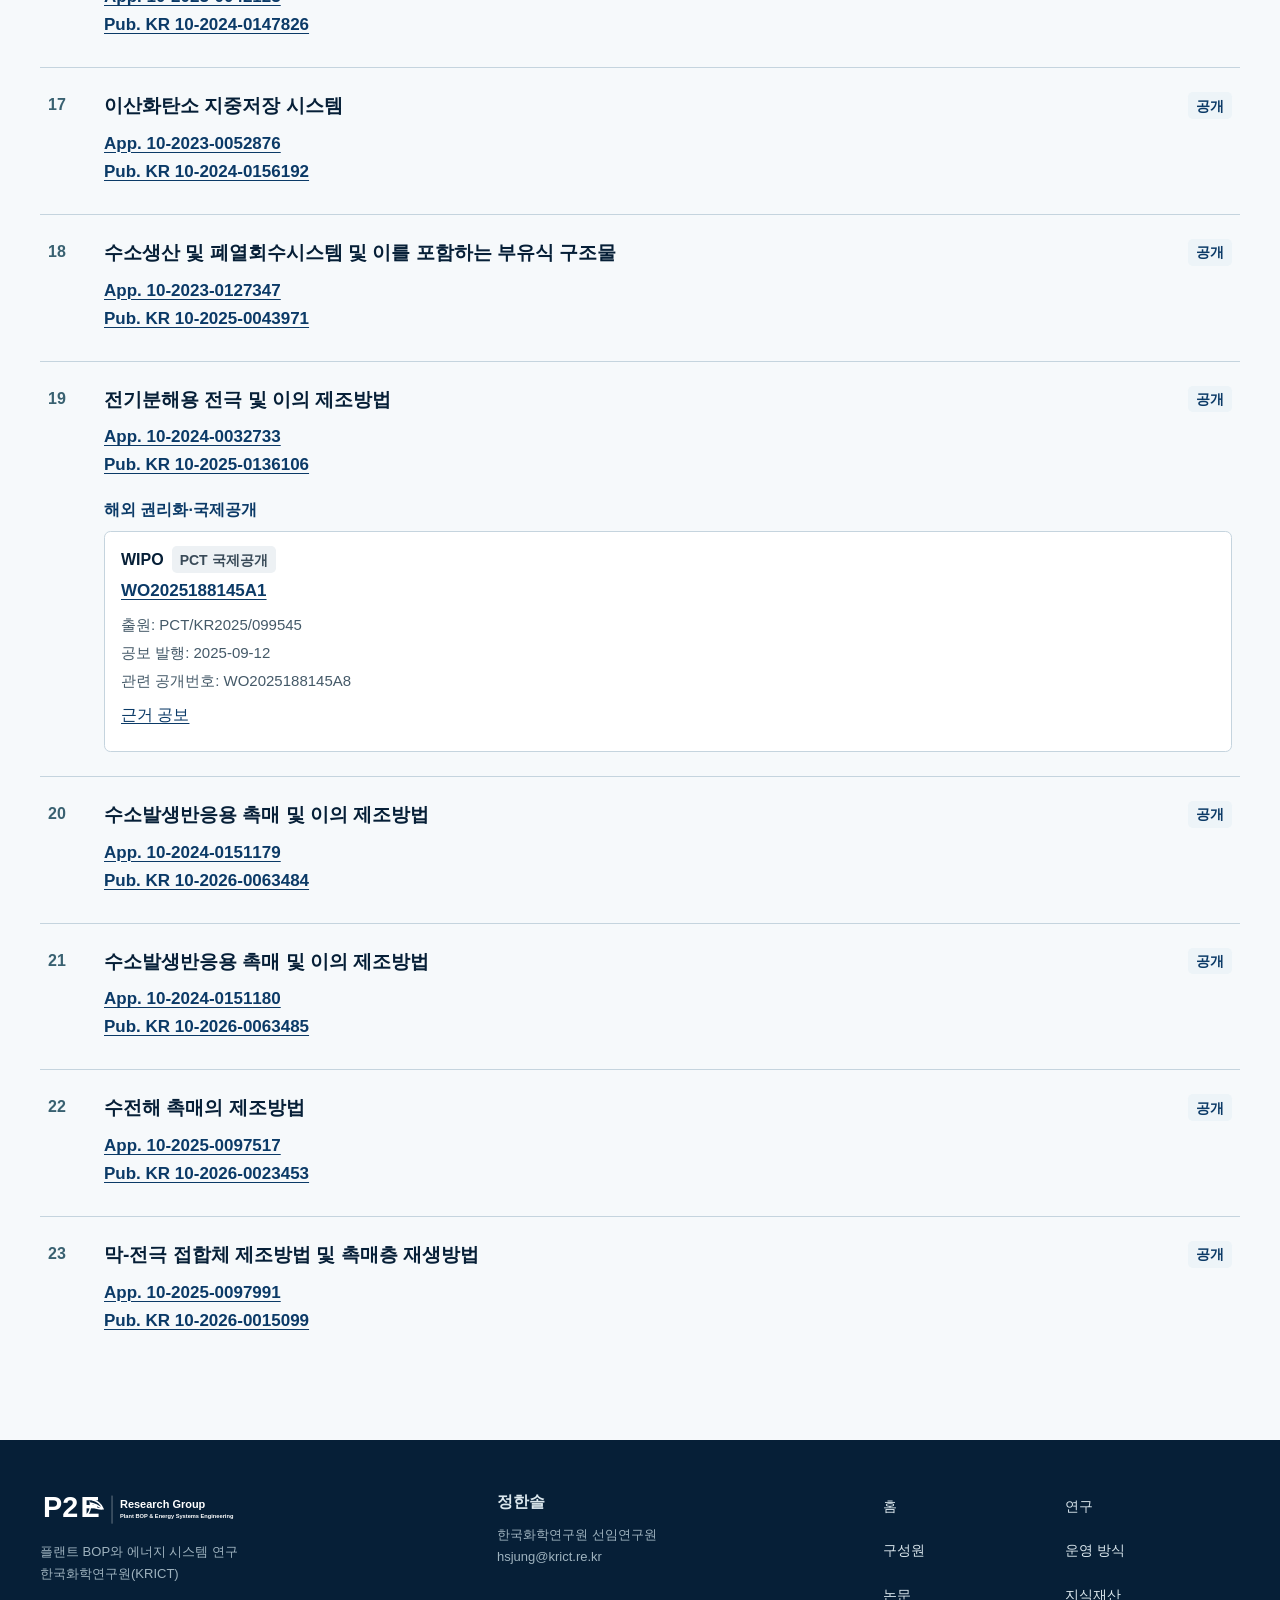
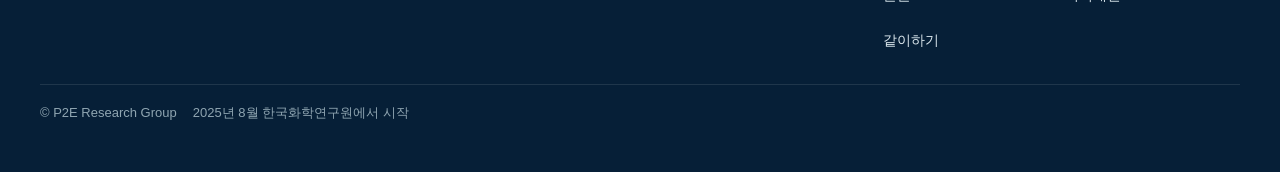
<file: ip.html>
<!doctype html>
<html lang="ko">
<head>
  <meta charset="utf-8">
  <meta name="viewport" content="width=device-width,initial-scale=1">
  <title>Intellectual Property | P2E Research Group</title>
  <meta name="robots" content="noindex,follow">
  <meta name="description" content="Domestic and international patent records associated with Han Sol Jung: industrial applications, grant publications and linked patent families.">
  <meta name="theme-color" content="#082b4d">
  <link rel="canonical" href="https://dochi37-cpu.github.io/ip.html">
  <link rel="icon" href="assets/p2e-favicon-v1.svg" type="image/svg+xml">
  <link rel="stylesheet" href="assets/site.css">
  <link rel="stylesheet" href="assets/components.css">
  <link rel="stylesheet" href="assets/responsive.css">
  <link rel="stylesheet" href="assets/editorial-polish.css">
  <link rel="stylesheet" href="assets/ip-portfolio.css">
  <meta property="og:title" content="Intellectual Property | P2E Research Group">
  <meta property="og:description" content="Domestic and international patent records associated with Han Sol Jung: industrial applications, grant publications and linked patent families.">
  <meta property="og:type" content="website">
  <meta property="og:url" content="https://dochi37-cpu.github.io/ip.html">
  <script>document.documentElement.classList.add('js')</script>
  <!-- P2E shared social preview -->
  <meta property="og:site_name" content="P2E Research Group">
  <meta property="og:image" content="https://dochi37-cpu.github.io/assets/p2e-og-v1.png">
  <meta property="og:image:type" content="image/png">
  <meta property="og:image:width" content="1200">
  <meta property="og:image:height" content="630">
  <meta property="og:image:alt" content="P2E Research Group — Plant BOP &amp; Energy Systems Engineering. From core technology to operable plant systems.">
</head>
<body data-lang="ko" class="ip-page">
<a class="skip-link" href="#main-content"><span class="lang-ko">본문으로 건너뛰기</span><span class="lang-en">Skip to content</span></a>
<header class="site-header">
  <div class="shell nav">
    <a class="brand" href="index.html" aria-label="P2E Research Group home"><img class="brand-icon" src="assets/p2e-favicon-v1.svg" width="40" height="40" alt=""><span class="brand-title" aria-hidden="true">P2E Research Group</span></a>
    <nav id="main-menu" class="menu" aria-label="Main navigation"><a href="index.html"><span class="lang-ko">홈</span><span class="lang-en">HOME</span></a><a href="research.html"><span class="lang-ko">연구</span><span class="lang-en">RESEARCH</span></a><a href="people.html"><span class="lang-ko">구성원</span><span class="lang-en">PEOPLE</span></a><a href="group.html"><span class="lang-ko">운영 방식</span><span class="lang-en">HOW WE WORK</span></a><a href="publications.html"><span class="lang-ko">논문</span><span class="lang-en">PUBLICATIONS</span></a><a href="ip.html" aria-current="page"><span class="lang-ko">지식재산</span><span class="lang-en">IP</span></a><a href="join.html"><span class="lang-ko">같이하기</span><span class="lang-en">JOIN US</span></a></nav>
    <div class="lang-toggle" role="group" aria-label="Language selection">
      <button type="button" data-lang-button="ko" aria-pressed="true">KO</button>
      <button type="button" data-lang-button="en" aria-pressed="false">EN</button>
    </div>
    <button class="nav-toggle" type="button" aria-label="Toggle navigation" aria-controls="main-menu" aria-expanded="false">☰</button>
  </div>
</header>
<main id="main-content">
  <section class="page-hero"><div class="shell">
    <h1><span class="lang-ko">국내외 특허</span><span class="lang-en">Patent portfolio</span></h1>
    <p><span class="lang-ko">정한솔 선임연구원이 이전 연구와 공동연구에서 발명자로 참여한 특허입니다. 국내 특허를 기준으로 해외 공보를 함께 모았습니다.</span><span class="lang-en">Patents naming Han Sol Jung as an inventor in prior and collaborative research. Korean records are paired with their corresponding international publications.</span></p>
    <div class="page-nav"><a href="#families"><span class="lang-ko">기술 분야별 특허</span><span class="lang-en">Technology areas</span></a><a href="#registry"><span class="lang-ko">특허 전체 목록</span><span class="lang-en">Full patent list</span></a></div>
    <div class="ip-metrics"><div class="ip-metric"><strong>12</strong><span><span class="lang-ko">국내 등록</span><span class="lang-en">KR grants</span></span></div><div class="ip-metric"><strong>11</strong><span><span class="lang-ko">국내 공개</span><span class="lang-en">KR publications</span></span></div><div class="ip-metric"><strong>5</strong><span><span class="lang-ko">해외 등록</span><span class="lang-en">International grants</span></span></div><div class="ip-metric"><strong>5</strong><span><span class="lang-ko">해외 공개 또는 등록결정</span><span class="lang-en">International publications / allowance</span></span></div><div class="ip-metric"><strong>6</strong><span><span class="lang-ko">PCT 국제공개</span><span class="lang-en">PCT publications</span></span></div></div>
    <p class="ip-count-note"><span class="lang-ko">국가나 지역별로 같은 출원은 한 번만 셉니다. PCT 국제공개는 해외 등록에 포함하지 않습니다.</span><span class="lang-en">Each application is counted once per jurisdiction. PCT publications are counted separately from overseas grants.</span> <span class="lang-ko">해외 기록 확인일: </span><span class="lang-en">International records checked: </span><time datetime="2026-10-27">2026-10-27</time></p>
  </div></section>
  <section class="section alt anchor-target" id="families"><div class="shell">
    <div class="section-head"><div><h2><span class="lang-ko">기술 분야별 특허</span><span class="lang-en">Patents by technology area</span></h2></div></div>
    <div class="family-grid"><article class="family-card" id="diffusion-cooling"><div class="eyebrow"><span class="lang-ko">냉매·흡수제, 폐열 회수와 열에너지 저장</span><span class="lang-en">Working fluids, waste-heat recovery and thermal storage</span></div><h3><span class="lang-ko">냉난방·축열 시스템</span><span class="lang-en">Heating, Cooling &amp; Thermal Storage</span></h3><p><span class="lang-ko">저 GWP 확산형 냉각, 폐열 활용 열펌프, 흡수식 축열과 연료전지차 냉난방을 다루는 특허입니다.</span><span class="lang-en">Patents covering low-GWP diffusion absorption cooling, waste-heat heat pumps, absorption thermal storage and fuel-cell vehicle heating and cooling.</span></p><ul class="ip-portfolio-inventions"><li class="ip-portfolio-invention anchor-target"><a class="ip-invention-link" href="#patent-2"><span class="ip-invention-number"><span class="lang-ko">특허 2</span><span class="lang-en">Record 2</span></span><span class="lang-ko">저 GWP 확산형 흡수식 냉각</span><span class="lang-en">Low-GWP diffusion absorption cooling</span></a><div class="ip-badges"><span class="ip-badge"><span class="lang-ko">한국 등록</span><span class="lang-en">KR grant</span></span><span class="ip-badge granted"><span class="lang-ko">미국 등록공보</span><span class="lang-en">US: Granted</span></span><span class="ip-badge granted"><span class="lang-ko">중국 등록공보</span><span class="lang-en">China: Granted</span></span><span class="ip-badge granted"><span class="lang-ko">유럽 등록공보</span><span class="lang-en">Europe: Granted</span></span><span class="ip-badge pct_published"><span class="lang-ko">PCT 국제공개</span><span class="lang-en">PCT publication</span></span></div></li><li class="ip-portfolio-invention anchor-target" id="hybrid-heat-pump"><a class="ip-invention-link" href="#patent-5"><span class="ip-invention-number"><span class="lang-ko">특허 5</span><span class="lang-en">Record 5</span></span><span class="lang-ko">폐열 활용 하이브리드 열펌프</span><span class="lang-en">Waste-heat hybrid heat pump</span></a><div class="ip-badges"><span class="ip-badge"><span class="lang-ko">한국 등록</span><span class="lang-en">KR grant</span></span><span class="ip-badge granted"><span class="lang-ko">일본 등록공보</span><span class="lang-en">Japan: Granted</span></span></div></li><li class="ip-portfolio-invention anchor-target" id="thermal-storage"><a class="ip-invention-link" href="#patent-7"><span class="ip-invention-number"><span class="lang-ko">특허 7</span><span class="lang-en">Record 7</span></span><span class="lang-ko">흡수식 열에너지 저장·냉난방</span><span class="lang-en">Absorption thermal storage with heating and cooling</span></a><div class="ip-badges"><span class="ip-badge"><span class="lang-ko">한국 등록</span><span class="lang-en">KR grant</span></span><span class="ip-badge published"><span class="lang-ko">일본 공개</span><span class="lang-en">Japan: Published</span></span></div></li><li class="ip-portfolio-invention anchor-target"><a class="ip-invention-link" href="#patent-12"><span class="ip-invention-number"><span class="lang-ko">특허 13</span><span class="lang-en">Record 13</span></span><span class="lang-ko">연료전지 자동차용 흡수식 히트펌프</span><span class="lang-en">Absorption heat pump for fuel-cell vehicles</span></a><div class="ip-badges"><span class="ip-badge"><span class="lang-ko">한국 공개</span><span class="lang-en">KR publication</span></span></div></li></ul></article><article class="family-card" id="co2-reactor"><div class="eyebrow"><span class="lang-ko">CO₂ 광전환과 태양광·열 활용</span><span class="lang-en">CO₂ photoconversion and photovoltaic-thermal use</span></div><h3><span class="lang-ko">광에너지 변환·활용</span><span class="lang-en">Light-Energy Conversion &amp; Utilization</span></h3><p><span class="lang-ko">CO₂ 광전환 반응기와 태양광·열 활용을 위한 파장 선택 유체 필터를 묶었습니다.</span><span class="lang-en">CO₂ photoconversion reactors and wavelength-selective fluid filters for photovoltaic-thermal energy use.</span></p><ul class="ip-portfolio-inventions"><li class="ip-portfolio-invention anchor-target"><a class="ip-invention-link" href="#patent-3"><span class="ip-invention-number"><span class="lang-ko">특허 3</span><span class="lang-en">Record 3</span></span><span class="lang-ko">CO₂ 광전환 반응기</span><span class="lang-en">CO₂ photoconversion reactor</span></a><div class="ip-badges"><span class="ip-badge"><span class="lang-ko">한국 등록</span><span class="lang-en">KR grant</span></span><span class="ip-badge published"><span class="lang-ko">미국 공개</span><span class="lang-en">US: Published</span></span><span class="ip-badge published"><span class="lang-ko">유럽 공개</span><span class="lang-en">Europe: Published</span></span><span class="ip-badge pct_published"><span class="lang-ko">PCT 국제공개</span><span class="lang-en">PCT publication</span></span></div></li><li class="ip-portfolio-invention anchor-target" id="solar-filter"><a class="ip-invention-link" href="#patent-8"><span class="ip-invention-number"><span class="lang-ko">특허 8</span><span class="lang-en">Record 8</span></span><span class="lang-ko">태양에너지용 에멀젼 유체 필터</span><span class="lang-en">Emulsion fluid filter for solar energy</span></a><div class="ip-badges"><span class="ip-badge"><span class="lang-ko">한국 등록</span><span class="lang-en">KR grant</span></span><span class="ip-badge granted"><span class="lang-ko">일본 등록공보</span><span class="lang-en">Japan: Granted</span></span><span class="ip-badge allowed"><span class="lang-ko">미국 등록결정 안내</span><span class="lang-en">US: Allowance notice</span></span><span class="ip-badge published"><span class="lang-ko">유럽 공개</span><span class="lang-en">Europe: Published</span></span><span class="ip-badge pct_published"><span class="lang-ko">PCT 국제공개</span><span class="lang-en">PCT publication</span></span></div></li></ul></article><article class="family-card" id="hydrogen-electrolysis"><div class="eyebrow"><span class="lang-ko">산소·수소 발생 전극, 촉매 제조와 재생</span><span class="lang-en">Oxygen- and hydrogen-evolution electrodes, catalyst preparation and regeneration</span></div><h3><span class="lang-ko">수소·수전해 전극 및 촉매</span><span class="lang-en">Hydrogen &amp; Water-Electrolysis Catalysts</span></h3><p><span class="lang-ko">수전해 전극·촉매의 성능과 내구성, 제조 방법, 촉매층 재생을 다루는 특허입니다.</span><span class="lang-en">Patents on water-electrolysis electrode and catalyst performance, durability, preparation and catalyst-layer regeneration.</span></p><ul class="ip-portfolio-inventions"><li class="ip-portfolio-invention anchor-target"><a class="ip-invention-link" href="#patent-10"><span class="ip-invention-number"><span class="lang-ko">특허 10</span><span class="lang-en">Record 10</span></span><span class="lang-ko">Ni–Fe–Sc 산소발생 전극 촉매</span><span class="lang-en">Ni–Fe–Sc oxygen-evolution electrode catalyst</span></a><div class="ip-badges"><span class="ip-badge"><span class="lang-ko">한국 등록</span><span class="lang-en">KR grant</span></span></div></li><li class="ip-portfolio-invention anchor-target"><a class="ip-invention-link" href="#patent-11"><span class="ip-invention-number"><span class="lang-ko">특허 11</span><span class="lang-en">Record 11</span></span><span class="lang-ko">Ni–V 수소발생 촉매</span><span class="lang-en">Ni–V hydrogen-evolution catalyst</span></a><div class="ip-badges"><span class="ip-badge"><span class="lang-ko">한국 등록</span><span class="lang-en">KR grant</span></span></div></li><li class="ip-portfolio-invention anchor-target"><a class="ip-invention-link" href="#patent-14"><span class="ip-invention-number"><span class="lang-ko">특허 15</span><span class="lang-en">Record 15</span></span><span class="lang-ko">해수 수전해용 고내구성 전극 촉매</span><span class="lang-en">Durable electrode catalyst for seawater electrolysis</span></a><div class="ip-badges"><span class="ip-badge"><span class="lang-ko">한국 공개</span><span class="lang-en">KR publication</span></span><span class="ip-badge pct_published"><span class="lang-ko">PCT 국제공개</span><span class="lang-en">PCT publication</span></span></div></li><li class="ip-portfolio-invention anchor-target"><a class="ip-invention-link" href="#patent-18"><span class="ip-invention-number"><span class="lang-ko">특허 19</span><span class="lang-en">Record 19</span></span><span class="lang-ko">Ni–Fe–Y 전기분해용 전극</span><span class="lang-en">Ni–Fe–Y electrode for electrolysis</span></a><div class="ip-badges"><span class="ip-badge"><span class="lang-ko">한국 공개</span><span class="lang-en">KR publication</span></span><span class="ip-badge pct_published"><span class="lang-ko">PCT 국제공개</span><span class="lang-en">PCT publication</span></span></div></li><li class="ip-portfolio-invention anchor-target"><a class="ip-invention-link" href="#patent-20"><span class="ip-invention-number"><span class="lang-ko">특허 20</span><span class="lang-en">Record 20</span></span><span class="lang-ko">Co–V 수소발생 촉매</span><span class="lang-en">Co–V hydrogen-evolution catalyst</span></a><div class="ip-badges"><span class="ip-badge"><span class="lang-ko">한국 공개</span><span class="lang-en">KR publication</span></span></div></li><li class="ip-portfolio-invention anchor-target"><a class="ip-invention-link" href="#patent-21"><span class="ip-invention-number"><span class="lang-ko">특허 21</span><span class="lang-en">Record 21</span></span><span class="lang-ko">Ni–Mo 수소발생 촉매</span><span class="lang-en">Ni–Mo hydrogen-evolution catalyst</span></a><div class="ip-badges"><span class="ip-badge"><span class="lang-ko">한국 공개</span><span class="lang-en">KR publication</span></span></div></li><li class="ip-portfolio-invention anchor-target"><a class="ip-invention-link" href="#patent-22"><span class="ip-invention-number"><span class="lang-ko">특허 22</span><span class="lang-en">Record 22</span></span><span class="lang-ko">수전해 촉매 제조</span><span class="lang-en">Water-electrolysis catalyst preparation</span></a><div class="ip-badges"><span class="ip-badge"><span class="lang-ko">한국 공개</span><span class="lang-en">KR publication</span></span></div></li><li class="ip-portfolio-invention anchor-target"><a class="ip-invention-link" href="#patent-23"><span class="ip-invention-number"><span class="lang-ko">특허 23</span><span class="lang-en">Record 23</span></span><span class="lang-ko">막-전극 접합체 제조·촉매층 재생</span><span class="lang-en">Membrane–electrode assembly preparation and catalyst-layer regeneration</span></a><div class="ip-badges"><span class="ip-badge"><span class="lang-ko">한국 공개</span><span class="lang-en">KR publication</span></span></div></li></ul></article><article class="family-card" id="industrial-systems"><div class="eyebrow"><span class="lang-ko">CO₂ 처리·저장, 연료 가스 처리와 수소생산</span><span class="lang-en">CO₂ conditioning and storage, fuel-gas treatment and hydrogen production</span></div><h3><span class="lang-ko">탄소·연료·해양 공정</span><span class="lang-en">Carbon, Fuel &amp; Offshore Processes</span></h3><p><span class="lang-ko">CO₂ 처리·지중저장, 암모니아 벤트가스 처리, 수소생산·폐열 회수와 메탄 산화를 다룹니다.</span><span class="lang-en">Patents on CO₂ conditioning and geological storage, ammonia vent-gas treatment, hydrogen production with waste-heat recovery, and methane oxidation.</span></p><ul class="ip-portfolio-inventions"><li class="ip-portfolio-invention anchor-target"><a class="ip-invention-link" href="#patent-9"><span class="ip-invention-number"><span class="lang-ko">특허 9</span><span class="lang-en">Record 9</span></span><span class="lang-ko">해양 부유식 구조물용 CO₂ 처리 시스템</span><span class="lang-en">CO₂ conditioning for offshore floating structures</span></a><div class="ip-badges"><span class="ip-badge"><span class="lang-ko">한국 등록</span><span class="lang-en">KR grant</span></span></div></li><li class="ip-portfolio-invention anchor-target"><a class="ip-invention-link" href="#patent-19"><span class="ip-invention-number"><span class="lang-ko">특허 12</span><span class="lang-en">Record 12</span></span><span class="lang-ko">내황성 메탄 산화 촉매</span><span class="lang-en">Sulfur-resistant methane oxidation catalyst</span></a><div class="ip-badges"><span class="ip-badge"><span class="lang-ko">한국 등록</span><span class="lang-en">KR grant</span></span><span class="ip-badge pct_published"><span class="lang-ko">PCT 국제공개</span><span class="lang-en">PCT publication</span></span></div></li><li class="ip-portfolio-invention anchor-target"><a class="ip-invention-link" href="#patent-15"><span class="ip-invention-number"><span class="lang-ko">특허 16</span><span class="lang-en">Record 16</span></span><span class="lang-ko">암모니아 벤트가스 처리</span><span class="lang-en">Ammonia vent-gas treatment</span></a><div class="ip-badges"><span class="ip-badge"><span class="lang-ko">한국 공개</span><span class="lang-en">KR publication</span></span></div></li><li class="ip-portfolio-invention anchor-target"><a class="ip-invention-link" href="#patent-16"><span class="ip-invention-number"><span class="lang-ko">특허 17</span><span class="lang-en">Record 17</span></span><span class="lang-ko">CO₂ 지중저장 시스템</span><span class="lang-en">CO₂ geological-storage system</span></a><div class="ip-badges"><span class="ip-badge"><span class="lang-ko">한국 공개</span><span class="lang-en">KR publication</span></span></div></li><li class="ip-portfolio-invention anchor-target"><a class="ip-invention-link" href="#patent-17"><span class="ip-invention-number"><span class="lang-ko">특허 18</span><span class="lang-en">Record 18</span></span><span class="lang-ko">수소생산·폐열 회수</span><span class="lang-en">Hydrogen production and waste-heat recovery</span></a><div class="ip-badges"><span class="ip-badge"><span class="lang-ko">한국 공개</span><span class="lang-en">KR publication</span></span></div></li></ul></article></div>
  </div></section>
  <section class="section anchor-target" id="registry"><div class="shell">
    <div class="section-head"><div><h2><span class="lang-ko">특허 전체 목록</span><span class="lang-en">Full patent list</span></h2></div></div>
    <div class="registry-wrap" role="region" aria-label="Domestic and international patents" tabindex="0">
    <table class="registry-table ip-table" role="table"><caption><span class="lang-ko">국내 발명 23건과 관련 해외 기록</span><span class="lang-en">23 Korean inventions and their international records</span></caption>
    <thead role="rowgroup"><tr role="row"><th scope="col"><span class="lang-ko">번호</span><span class="lang-en">No.</span></th><th scope="col"><span class="lang-ko">국내 식별자</span><span class="lang-en">Domestic identifiers</span></th><th scope="col"><span class="lang-ko">발명의 명칭</span><span class="lang-en">Invention</span></th><th scope="col"><span class="lang-ko">국내 이력</span><span class="lang-en">Domestic record</span></th><th scope="col"><span class="lang-ko">해외 기록·기술이전</span><span class="lang-en">International records &amp; technology transfer</span></th></tr></thead>
    <tbody role="rowgroup"><tr role="row" id="patent-1" class="anchor-target"><td role="cell" class="no">1</td><td role="cell" class="pubno"><a class="ip-domestic-source" href="https://patents.google.com/patent/KR101805184B1/ko">Reg. KR 10-1805184</a></td><td role="cell" class="title"><span class="lang-ko">비닐하우스 제설용 자동제설 로봇</span><span class="lang-en">Automatic snow-removal robot for greenhouses</span></td><td><span class="status-pill"><span class="lang-ko">등록</span><span class="lang-en">Granted</span></span></td><td><!-- transfer:start --><div class="ip-transfer-record" data-transfer-parent="1"><span class="lang-ko">기술이전: 어밸브</span><span class="lang-en">Technology transfer: AVALVE</span></div><!-- transfer:end --></td></tr><tr role="row" id="patent-2" class="anchor-target"><td role="cell" class="no">2</td><td role="cell" class="pubno"><a class="ip-domestic-source" href="https://patents.google.com/patent/KR102429249B1/ko">Reg. KR 10-2429249</a></td><td role="cell" class="title"><span class="lang-ko">확산형 흡수식 냉각장치 및 냉각방법</span><span class="lang-en">Diffusion absorption cooling apparatus and method</span></td><td><span class="status-pill"><span class="lang-ko">등록</span><span class="lang-en">Granted</span></span></td><td><!-- linked:start --><div class="ip-related"><h4><span class="lang-ko">해외 권리화·국제공개</span><span class="lang-en">International records</span></h4><ul class="ip-rights"><li class="ip-linked-record" data-parent="2" data-jurisdiction="US" data-application="16/961,637" data-publication="US11674720B2" data-aliases="US20200340715A1" data-stage="granted" data-event-date="2023-06-13"><div class="ip-right-heading"><b><span class="lang-ko">미국</span><span class="lang-en">US</span></b><span class="ip-stage granted"><span class="lang-ko">등록공보</span><span class="lang-en">Granted</span></span></div><a class="ip-publication" href="https://patents.google.com/patent/US11674720B2/en">US11674720B2</a><small><span class="lang-ko">출원: </span><span class="lang-en">Application: </span>16/961,637</small><small><span class="lang-ko">공보 발행: </span><span class="lang-en">Publication: </span><time datetime="2023-06-13">2023-06-13</time></small><small><span class="lang-ko">관련 공개번호: </span><span class="lang-en">Related publications: </span>US20200340715A1</small><a class="ip-source" href="https://patentimages.storage.googleapis.com/ea/f9/ce/667a46bb261b4f/US11674720.pdf"><span class="lang-ko">근거 공보</span><span class="lang-en">Source record</span></a></li><li class="ip-linked-record" data-parent="2" data-jurisdiction="CN" data-application="201980008196.X" data-publication="CN111602012B" data-aliases="CN111602012A" data-stage="granted" data-event-date="2022-08-30"><div class="ip-right-heading"><b><span class="lang-ko">중국</span><span class="lang-en">China</span></b><span class="ip-stage granted"><span class="lang-ko">등록공보</span><span class="lang-en">Granted</span></span></div><a class="ip-publication" href="https://patents.google.com/patent/CN111602012B/en">CN111602012B</a><small><span class="lang-ko">출원: </span><span class="lang-en">Application: </span>201980008196.X</small><small><span class="lang-ko">공보 발행: </span><span class="lang-en">Publication: </span><time datetime="2022-08-30">2022-08-30</time></small><small><span class="lang-ko">관련 공개번호: </span><span class="lang-en">Related publications: </span>CN111602012A</small><a class="ip-source" href="https://patentimages.storage.googleapis.com/54/a6/b8/2076414ab7b88f/CN111602012B.pdf"><span class="lang-ko">근거 공보</span><span class="lang-en">Source record</span></a></li><li class="ip-linked-record" data-parent="2" data-jurisdiction="EP" data-application="19738376.3" data-publication="EP3737895B1" data-aliases="EP3737895A1|EP3737895A4" data-stage="granted" data-event-date="2026-08-12"><div class="ip-right-heading"><b><span class="lang-ko">유럽</span><span class="lang-en">Europe</span></b><span class="ip-stage granted"><span class="lang-ko">등록공보</span><span class="lang-en">Granted</span></span></div><a class="ip-publication" href="https://patents.google.com/patent/EP3737895B1/en">EP3737895B1</a><small><span class="lang-ko">출원: </span><span class="lang-en">Application: </span>19738376.3</small><small><span class="lang-ko">공보 발행: </span><span class="lang-en">Publication: </span><time datetime="2026-08-12">2026-08-12</time></small><small><span class="lang-ko">관련 공개번호: </span><span class="lang-en">Related publications: </span>EP3737895A1, EP3737895A4</small><a class="ip-source" href="https://data.epo.org/publication-server/rest/v1.2/publication-dates/20260812/patents/EP3737895NWB1/document.pdf"><span class="lang-ko">근거 공보</span><span class="lang-en">Source record</span></a></li><li class="ip-linked-record" data-parent="2" data-jurisdiction="WO" data-application="PCT/KR2019/000279" data-publication="WO2019139333A1" data-aliases="" data-stage="pct_published" data-event-date="2019-07-18"><div class="ip-right-heading"><b><span class="lang-ko">WIPO</span><span class="lang-en">WIPO</span></b><span class="ip-stage pct_published"><span class="lang-ko">PCT 국제공개</span><span class="lang-en">PCT publication</span></span></div><a class="ip-publication" href="https://patents.google.com/patent/WO2019139333A1/en">WO2019139333A1</a><small><span class="lang-ko">출원: </span><span class="lang-en">Application: </span>PCT/KR2019/000279</small><small><span class="lang-ko">공보 발행: </span><span class="lang-en">Publication: </span><time datetime="2019-07-18">2019-07-18</time></small><a class="ip-source" href="https://patents.google.com/patent/WO2019139333A1/en"><span class="lang-ko">근거 공보</span><span class="lang-en">Source record</span></a></li></ul></div><!-- linked:end --></td></tr><tr role="row" id="patent-3" class="anchor-target"><td role="cell" class="no">3</td><td role="cell" class="pubno"><a class="ip-domestic-source" href="https://patents.google.com/patent/KR102237029B1/ko">Reg. KR 10-2237029</a></td><td role="cell" class="title"><span class="lang-ko">이산화탄소 광전환 반응기</span><span class="lang-en">Carbon-dioxide photoconversion reactor</span></td><td><span class="status-pill"><span class="lang-ko">등록</span><span class="lang-en">Granted</span></span></td><td><!-- linked:start --><div class="ip-related"><h4><span class="lang-ko">해외 권리화·국제공개</span><span class="lang-en">International records</span></h4><ul class="ip-rights"><li class="ip-linked-record" data-parent="3" data-jurisdiction="US" data-application="17/428,894" data-publication="US20220072501A1" data-aliases="" data-stage="published" data-event-date="2022-03-10"><div class="ip-right-heading"><b><span class="lang-ko">미국</span><span class="lang-en">US</span></b><span class="ip-stage published"><span class="lang-ko">공개</span><span class="lang-en">Published</span></span></div><a class="ip-publication" href="https://patents.google.com/patent/US20220072501A1/en">US20220072501A1</a><small><span class="lang-ko">출원: </span><span class="lang-en">Application: </span>17/428,894</small><small><span class="lang-ko">공보 발행: </span><span class="lang-en">Publication: </span><time datetime="2022-03-10">2022-03-10</time></small><a class="ip-source" href="https://patents.google.com/patent/US20220072501A1/en"><span class="lang-ko">근거 공보</span><span class="lang-en">Source record</span></a></li><li class="ip-linked-record" data-parent="3" data-jurisdiction="EP" data-application="20783067.0" data-publication="EP3950116A1" data-aliases="EP3950116A4" data-stage="published" data-event-date="2022-02-09"><div class="ip-right-heading"><b><span class="lang-ko">유럽</span><span class="lang-en">Europe</span></b><span class="ip-stage published"><span class="lang-ko">공개</span><span class="lang-en">Published</span></span></div><a class="ip-publication" href="https://patents.google.com/patent/EP3950116A1/en">EP3950116A1</a><small><span class="lang-ko">출원: </span><span class="lang-en">Application: </span>20783067.0</small><small><span class="lang-ko">공보 발행: </span><span class="lang-en">Publication: </span><time datetime="2022-02-09">2022-02-09</time></small><small><span class="lang-ko">관련 공개번호: </span><span class="lang-en">Related publications: </span>EP3950116A4</small><a class="ip-source" href="https://patentimages.storage.googleapis.com/e0/54/10/efc448e70e486a/EP3950116A1.pdf"><span class="lang-ko">근거 공보</span><span class="lang-en">Source record</span></a></li><li class="ip-linked-record" data-parent="3" data-jurisdiction="WO" data-application="PCT/KR2020/002000" data-publication="WO2020204346A1" data-aliases="" data-stage="pct_published" data-event-date="2020-10-08"><div class="ip-right-heading"><b><span class="lang-ko">WIPO</span><span class="lang-en">WIPO</span></b><span class="ip-stage pct_published"><span class="lang-ko">PCT 국제공개</span><span class="lang-en">PCT publication</span></span></div><a class="ip-publication" href="https://patents.google.com/patent/WO2020204346A1/en">WO2020204346A1</a><small><span class="lang-ko">출원: </span><span class="lang-en">Application: </span>PCT/KR2020/002000</small><small><span class="lang-ko">공보 발행: </span><span class="lang-en">Publication: </span><time datetime="2020-10-08">2020-10-08</time></small><a class="ip-source" href="https://patents.google.com/patent/WO2020204346A1/en"><span class="lang-ko">근거 공보</span><span class="lang-en">Source record</span></a></li></ul></div><!-- linked:end --></td></tr><tr role="row" id="patent-4" class="anchor-target"><td role="cell" class="no">4</td><td role="cell" class="pubno"><a class="ip-domestic-source" href="https://patents.google.com/patent/KR102307036B1/ko">Reg. KR 10-2307036</a></td><td role="cell" class="title"><span class="lang-ko">기계 학습을 이용한 작물의 최대 생장 구현 방법</span><span class="lang-en">Method for maximizing crop growth using machine learning</span></td><td><span class="status-pill"><span class="lang-ko">등록</span><span class="lang-en">Granted</span></span></td><td></td></tr><tr role="row" id="patent-5" class="anchor-target"><td role="cell" class="no">5</td><td role="cell" class="pubno"><a class="ip-domestic-source" href="https://patents.google.com/patent/KR102292157B1/ko">Reg. KR 10-2292157</a></td><td role="cell" class="title"><span class="lang-ko">재생열원이용 하이브리드 흡수식 열펌프 시스템</span><span class="lang-en">Hybrid absorption heat-pump system using a regenerative heat source</span></td><td><span class="status-pill"><span class="lang-ko">등록</span><span class="lang-en">Granted</span></span></td><td><!-- linked:start --><div class="ip-related"><h4><span class="lang-ko">해외 권리화·국제공개</span><span class="lang-en">International records</span></h4><ul class="ip-rights"><li class="ip-linked-record" data-parent="5" data-jurisdiction="JP" data-application="2020-134884" data-publication="JP7054544B2" data-aliases="JP2021143816A" data-stage="granted" data-event-date="2022-04-14"><div class="ip-right-heading"><b><span class="lang-ko">일본</span><span class="lang-en">Japan</span></b><span class="ip-stage granted"><span class="lang-ko">등록공보</span><span class="lang-en">Granted</span></span></div><a class="ip-publication" href="https://patents.google.com/patent/JP7054544B2/en">JP7054544B2</a><small><span class="lang-ko">출원: </span><span class="lang-en">Application: </span>2020-134884</small><small><span class="lang-ko">공보 발행: </span><span class="lang-en">Publication: </span><time datetime="2022-04-14">2022-04-14</time></small><small><span class="lang-ko">관련 공개번호: </span><span class="lang-en">Related publications: </span>JP2021143816A</small><a class="ip-source" href="https://patentimages.storage.googleapis.com/05/74/7c/bb1a60483f2138/JP7054544B2.pdf"><span class="lang-ko">근거 공보</span><span class="lang-en">Source record</span></a></li></ul></div><!-- linked:end --></td></tr><tr role="row" id="patent-6" class="anchor-target"><td role="cell" class="no">6</td><td role="cell" class="pubno"><a class="ip-domestic-source" href="https://patents.google.com/patent/KR102313883B1/ko">Reg. KR 10-2313883</a></td><td role="cell" class="title"><span class="lang-ko">퍼프 및 화장료를 동시에 살균할 수 있는 화장품 케이스</span><span class="lang-en">Cosmetic case capable of simultaneously sterilizing a cosmetic puff and cosmetics</span></td><td><span class="status-pill"><span class="lang-ko">등록</span><span class="lang-en">Granted</span></span></td><td></td></tr><tr role="row" id="patent-7" class="anchor-target"><td role="cell" class="no">7</td><td role="cell" class="pubno"><a class="ip-domestic-source" href="https://patents.google.com/patent/KR102524486B1/ko">Reg. KR 10-2524486</a></td><td role="cell" class="title"><span class="lang-ko">흡수식 에너지 저장 및 냉난방 동시 활용 시스템</span><span class="lang-en">Absorption energy-storage system for simultaneous heating and cooling</span></td><td><span class="status-pill"><span class="lang-ko">등록</span><span class="lang-en">Granted</span></span></td><td><!-- linked:start --><div class="ip-related"><h4><span class="lang-ko">해외 권리화·국제공개</span><span class="lang-en">International records</span></h4><ul class="ip-rights"><li class="ip-linked-record" data-parent="7" data-jurisdiction="JP" data-application="2022-128978" data-publication="JP2023047292A" data-aliases="" data-stage="published" data-event-date="2023-04-05"><div class="ip-right-heading"><b><span class="lang-ko">일본</span><span class="lang-en">Japan</span></b><span class="ip-stage published"><span class="lang-ko">공개</span><span class="lang-en">Published</span></span></div><a class="ip-publication" href="https://patents.google.com/patent/JP2023047292A/en">JP2023047292A</a><small><span class="lang-ko">출원: </span><span class="lang-en">Application: </span>2022-128978</small><small><span class="lang-ko">공보 발행: </span><span class="lang-en">Publication: </span><time datetime="2023-04-05">2023-04-05</time></small><a class="ip-source" href="https://patentimages.storage.googleapis.com/e7/7d/04/32959f7fc3fe21/JP2023047292A.pdf"><span class="lang-ko">근거 공보</span><span class="lang-en">Source record</span></a></li></ul></div><!-- linked:end --></td></tr><tr role="row" id="patent-8" class="anchor-target"><td role="cell" class="no">8</td><td role="cell" class="pubno"><a class="ip-domestic-source" href="https://patents.google.com/patent/KR102660816B1/ko">Reg. KR 10-2660816</a></td><td role="cell" class="title"><span class="lang-ko">광파장 흡수 제어가 가능한 에멀젼 스펙트럼 유체 필터 및 그 제조 방법</span><span class="lang-en">Emulsion spectral fluid filter with controllable light-wavelength absorption and method for manufacturing the same</span></td><td><span class="status-pill"><span class="lang-ko">등록</span><span class="lang-en">Granted</span></span></td><td><!-- linked:start --><div class="ip-related"><h4><span class="lang-ko">해외 권리화·국제공개</span><span class="lang-en">International records</span></h4><ul class="ip-rights"><li class="ip-linked-record" data-parent="8" data-jurisdiction="JP" data-application="2024-518966" data-publication="JP7664667B2" data-aliases="JP2024538587A" data-stage="granted" data-event-date="2025-04-18"><div class="ip-right-heading"><b><span class="lang-ko">일본</span><span class="lang-en">Japan</span></b><span class="ip-stage granted"><span class="lang-ko">등록공보</span><span class="lang-en">Granted</span></span></div><a class="ip-publication" href="https://patents.google.com/patent/JP7664667B2/en">JP7664667B2</a><small><span class="lang-ko">출원: </span><span class="lang-en">Application: </span>2024-518966</small><small><span class="lang-ko">공보 발행: </span><span class="lang-en">Publication: </span><time datetime="2025-04-18">2025-04-18</time></small><small><span class="lang-ko">관련 공개번호: </span><span class="lang-en">Related publications: </span>JP2024538587A</small><a class="ip-source" href="https://patentimages.storage.googleapis.com/13/16/e6/bb8e21ef7e2bf6/JP7664667B2.pdf"><span class="lang-ko">근거 공보</span><span class="lang-en">Source record</span></a></li><li class="ip-linked-record" data-parent="8" data-jurisdiction="US" data-application="18/699,839" data-publication="US20250113656A1" data-aliases="" data-stage="allowed" data-event-date="2025-04-03"><div class="ip-right-heading"><b><span class="lang-ko">미국</span><span class="lang-en">US</span></b><span class="ip-stage allowed"><span class="lang-ko">등록결정 안내</span><span class="lang-en">Allowance notice</span></span></div><a class="ip-publication" href="https://patents.google.com/patent/US20250113656A1/en">US20250113656A1</a><small><span class="lang-ko">출원: </span><span class="lang-en">Application: </span>18/699,839</small><small><span class="lang-ko">공보 발행: </span><span class="lang-en">Publication: </span><time datetime="2025-04-03">2025-04-03</time></small><a class="ip-source" href="https://patents.google.com/patent/US20250113656A1/en"><span class="lang-ko">근거 공보</span><span class="lang-en">Source record</span></a></li><li class="ip-linked-record" data-parent="8" data-jurisdiction="EP" data-application="22887272.7" data-publication="EP4425580A1" data-aliases="EP4425580A4" data-stage="published" data-event-date="2024-09-04"><div class="ip-right-heading"><b><span class="lang-ko">유럽</span><span class="lang-en">Europe</span></b><span class="ip-stage published"><span class="lang-ko">공개</span><span class="lang-en">Published</span></span></div><a class="ip-publication" href="https://patents.google.com/patent/EP4425580A1/en">EP4425580A1</a><small><span class="lang-ko">출원: </span><span class="lang-en">Application: </span>22887272.7</small><small><span class="lang-ko">공보 발행: </span><span class="lang-en">Publication: </span><time datetime="2024-09-04">2024-09-04</time></small><small><span class="lang-ko">관련 공개번호: </span><span class="lang-en">Related publications: </span>EP4425580A4</small><a class="ip-source" href="https://patents.google.com/patent/EP4425580A1/en"><span class="lang-ko">근거 공보</span><span class="lang-en">Source record</span></a></li><li class="ip-linked-record" data-parent="8" data-jurisdiction="WO" data-application="PCT/KR2022/008736" data-publication="WO2023075066A1" data-aliases="" data-stage="pct_published" data-event-date="2023-05-04"><div class="ip-right-heading"><b><span class="lang-ko">WIPO</span><span class="lang-en">WIPO</span></b><span class="ip-stage pct_published"><span class="lang-ko">PCT 국제공개</span><span class="lang-en">PCT publication</span></span></div><a class="ip-publication" href="https://patents.google.com/patent/WO2023075066A1/en">WO2023075066A1</a><small><span class="lang-ko">출원: </span><span class="lang-en">Application: </span>PCT/KR2022/008736</small><small><span class="lang-ko">공보 발행: </span><span class="lang-en">Publication: </span><time datetime="2023-05-04">2023-05-04</time></small><a class="ip-source" href="https://patents.google.com/patent/WO2023075066A1/en"><span class="lang-ko">근거 공보</span><span class="lang-en">Source record</span></a></li></ul></div><!-- linked:end --></td></tr><tr role="row" id="patent-9" class="anchor-target"><td role="cell" class="no">9</td><td role="cell" class="pubno"><a class="ip-domestic-source" href="https://patents.google.com/patent/KR102673623B1/ko">Reg. KR 10-2673623</a></td><td role="cell" class="title"><span class="lang-ko">이산화탄소 처리 시스템 및 이를 포함하는 해양 부유식 구조물</span><span class="lang-en">Carbon-dioxide treatment system and offshore floating structure including the same</span></td><td><span class="status-pill"><span class="lang-ko">등록</span><span class="lang-en">Granted</span></span></td><td></td></tr><tr role="row" id="patent-10" class="anchor-target"><td role="cell" class="no">10</td><td role="cell" class="pubno" data-application-number="10-2024-0011780" data-publication-number="KR 10-2025-0017619"><a class="ip-domestic-source" href="https://patents.google.com/patent/KR102918631B1/ko">Reg. KR 10-2918631</a></td><td role="cell" class="title"><span class="lang-ko">수전해용 층상 이중 수산화물 전극 촉매 및 그의 제조방법</span><span class="lang-en">Layered double hydroxide electrode catalyst for water electrolysis and method for manufacturing the same</span></td><td><span class="status-pill"><span class="lang-ko">등록</span><span class="lang-en">Granted</span></span></td><td></td></tr><tr role="row" id="patent-11" class="anchor-target"><td role="cell" class="no">11</td><td role="cell" class="pubno" data-application-number="10-2024-0041982" data-publication-number="KR 10-2025-0144764" data-registration-date="2026-10-01" data-grant-publication-date="2026-10-08"><a class="ip-domestic-source" href="https://doi.org/10.8080/1020240041982">Reg. KR 10-3029668</a></td><td role="cell" class="title"><span class="lang-ko">수소발생반응용 촉매 및 이의 제조방법</span><span class="lang-en">Catalyst for hydrogen-evolution reaction and method for manufacturing the same</span></td><td><span class="status-pill"><span class="lang-ko">등록</span><span class="lang-en">Granted</span></span></td><td></td></tr><tr role="row" id="patent-19" class="anchor-target"><td role="cell" class="no">12</td><td role="cell" class="pubno" data-application-number="10-2024-0108551" data-publication-number="KR 10-2026-0024252" data-registration-date="2026-10-27" data-grant-publication-date="2026-10-30"><a class="ip-domestic-source" href="https://doi.org/10.8080/1020240108551">Reg. KR 10-3040665</a></td><td role="cell" class="title"><span class="lang-ko">내황성을 갖는 메탄 산화반응용 촉매 및 이를 이용한 메탄 산화방법</span><span class="lang-en">Sulfur-resistant catalyst for methane oxidation and methane-oxidation method using the same</span></td><td><span class="status-pill"><span class="lang-ko">등록</span><span class="lang-en">Granted</span></span></td><td><!-- linked:start --><div class="ip-related"><h4><span class="lang-ko">해외 권리화·국제공개</span><span class="lang-en">International records</span></h4><ul class="ip-rights"><li class="ip-linked-record" data-parent="12" data-jurisdiction="WO" data-application="PCT/KR2025/011656" data-publication="WO2026038778A1" data-aliases="" data-stage="pct_published" data-event-date="2026-02-19"><div class="ip-right-heading"><b><span class="lang-ko">WIPO</span><span class="lang-en">WIPO</span></b><span class="ip-stage pct_published"><span class="lang-ko">PCT 국제공개</span><span class="lang-en">PCT publication</span></span></div><a class="ip-publication" href="https://patents.google.com/patent/WO2026038778A1/en">WO2026038778A1</a><small><span class="lang-ko">출원: </span><span class="lang-en">Application: </span>PCT/KR2025/011656</small><small><span class="lang-ko">공보 발행: </span><span class="lang-en">Publication: </span><time datetime="2026-02-19">2026-02-19</time></small><a class="ip-source" href="https://patents.google.com/patent/WO2026038778A1/en"><span class="lang-ko">근거 공보</span><span class="lang-en">Source record</span></a></li></ul></div><!-- linked:end --></td></tr><tr role="row" id="patent-12" class="anchor-target"><td role="cell" class="no">13</td><td role="cell" class="pubno"><a class="ip-domestic-source" href="https://patents.google.com/patent/KR20200022250A/ko">App. 10-2018-0098144<br>Pub. KR 10-2020-0022250</a></td><td role="cell" class="title"><span class="lang-ko">연료전지 자동차용 흡수식 히트펌프</span><span class="lang-en">Absorption heat pump for fuel-cell vehicles</span></td><td><span class="status-pill published"><span class="lang-ko">공개</span><span class="lang-en">Published</span></span></td><td></td></tr><tr role="row" id="patent-13" class="anchor-target"><td role="cell" class="no">14</td><td role="cell" class="pubno"><a class="ip-domestic-source" href="https://doi.org/10.8080/1020200096553">App. 10-2020-0096553<br>Pub. KR 10-2022-0017011</a></td><td role="cell" class="title"><span class="lang-ko">이산화탄소 전환용 삼원 구조체 및 이의 제조 방법</span><span class="lang-en">Ternary structure for carbon-dioxide conversion and method for manufacturing the same</span></td><td><span class="status-pill published"><span class="lang-ko">공개</span><span class="lang-en">Published</span></span></td><td></td></tr><tr role="row" id="patent-14" class="anchor-target"><td role="cell" class="no">15</td><td role="cell" class="pubno"><a class="ip-domestic-source" href="https://patents.google.com/patent/KR20240079282A/ko">App. 10-2022-0161616<br>Pub. KR 10-2024-0079282</a></td><td role="cell" class="title"><span class="lang-ko">해수 수전해용 고내구성 전극 촉매 및 그의 제조방법</span><span class="lang-en">High-durability electrode catalyst for seawater electrolysis and method for manufacturing the same</span></td><td><span class="status-pill published"><span class="lang-ko">공개</span><span class="lang-en">Published</span></span></td><td><!-- linked:start --><div class="ip-related"><h4><span class="lang-ko">해외 권리화·국제공개</span><span class="lang-en">International records</span></h4><ul class="ip-rights"><li class="ip-linked-record" data-parent="15" data-jurisdiction="WO" data-application="PCT/KR2023/015178" data-publication="WO2024117507A1" data-aliases="" data-stage="pct_published" data-event-date="2024-06-06"><div class="ip-right-heading"><b><span class="lang-ko">WIPO</span><span class="lang-en">WIPO</span></b><span class="ip-stage pct_published"><span class="lang-ko">PCT 국제공개</span><span class="lang-en">PCT publication</span></span></div><a class="ip-publication" href="https://patents.google.com/patent/WO2024117507A1/en">WO2024117507A1</a><small><span class="lang-ko">출원: </span><span class="lang-en">Application: </span>PCT/KR2023/015178</small><small><span class="lang-ko">공보 발행: </span><span class="lang-en">Publication: </span><time datetime="2024-06-06">2024-06-06</time></small><a class="ip-source" href="https://patentimages.storage.googleapis.com/2f/01/24/3251f89a57b381/WO2024117507A1.pdf"><span class="lang-ko">근거 공보</span><span class="lang-en">Source record</span></a></li></ul></div><!-- linked:end --></td></tr><tr role="row" id="patent-15" class="anchor-target"><td role="cell" class="no">16</td><td role="cell" class="pubno"><a class="ip-domestic-source" href="https://patents.google.com/patent/KR20240147826A/ko">App. 10-2023-0042123<br>Pub. KR 10-2024-0147826</a></td><td role="cell" class="title"><span class="lang-ko">암모니아 벤트가스 처리 시스템 및 이를 이용한 벤트가스 처리 방법</span><span class="lang-en">Ammonia vent-gas treatment system and treatment method using the same</span></td><td><span class="status-pill published"><span class="lang-ko">공개</span><span class="lang-en">Published</span></span></td><td></td></tr><tr role="row" id="patent-16" class="anchor-target"><td role="cell" class="no">17</td><td role="cell" class="pubno"><a class="ip-domestic-source" href="https://patents.google.com/patent/KR20240156192A/ko">App. 10-2023-0052876<br>Pub. KR 10-2024-0156192</a></td><td role="cell" class="title"><span class="lang-ko">이산화탄소 지중저장 시스템</span><span class="lang-en">Carbon-dioxide geological-storage system</span></td><td><span class="status-pill published"><span class="lang-ko">공개</span><span class="lang-en">Published</span></span></td><td></td></tr><tr role="row" id="patent-17" class="anchor-target"><td role="cell" class="no">18</td><td role="cell" class="pubno"><a class="ip-domestic-source" href="https://patents.google.com/patent/KR20250043971A/ko">App. 10-2023-0127347<br>Pub. KR 10-2025-0043971</a></td><td role="cell" class="title"><span class="lang-ko">수소생산 및 폐열회수시스템 및 이를 포함하는 부유식 구조물</span><span class="lang-en">Hydrogen-production and waste-heat-recovery system and floating structure including the same</span></td><td><span class="status-pill published"><span class="lang-ko">공개</span><span class="lang-en">Published</span></span></td><td></td></tr><tr role="row" id="patent-18" class="anchor-target"><td role="cell" class="no">19</td><td role="cell" class="pubno"><a class="ip-domestic-source" href="https://patents.google.com/patent/KR20250136106A/ko">App. 10-2024-0032733<br>Pub. KR 10-2025-0136106</a></td><td role="cell" class="title"><span class="lang-ko">전기분해용 전극 및 이의 제조방법</span><span class="lang-en">Electrode for electrolysis and method for manufacturing the same</span></td><td><span class="status-pill published"><span class="lang-ko">공개</span><span class="lang-en">Published</span></span></td><td><!-- linked:start --><div class="ip-related"><h4><span class="lang-ko">해외 권리화·국제공개</span><span class="lang-en">International records</span></h4><ul class="ip-rights"><li class="ip-linked-record" data-parent="19" data-jurisdiction="WO" data-application="PCT/KR2025/099545" data-publication="WO2025188145A1" data-aliases="WO2025188145A8" data-stage="pct_published" data-event-date="2025-09-12"><div class="ip-right-heading"><b><span class="lang-ko">WIPO</span><span class="lang-en">WIPO</span></b><span class="ip-stage pct_published"><span class="lang-ko">PCT 국제공개</span><span class="lang-en">PCT publication</span></span></div><a class="ip-publication" href="https://patents.google.com/patent/WO2025188145A1/en">WO2025188145A1</a><small><span class="lang-ko">출원: </span><span class="lang-en">Application: </span>PCT/KR2025/099545</small><small><span class="lang-ko">공보 발행: </span><span class="lang-en">Publication: </span><time datetime="2025-09-12">2025-09-12</time></small><small><span class="lang-ko">관련 공개번호: </span><span class="lang-en">Related publications: </span>WO2025188145A8</small><a class="ip-source" href="https://patents.google.com/patent/WO2025188145A1/en"><span class="lang-ko">근거 공보</span><span class="lang-en">Source record</span></a></li></ul></div><!-- linked:end --></td></tr><tr role="row" id="patent-20" class="anchor-target"><td role="cell" class="no">20</td><td role="cell" class="pubno"><a class="ip-domestic-source" href="https://doi.org/10.8080/1020240151179">App. 10-2024-0151179<br>Pub. KR 10-2026-0063484</a></td><td role="cell" class="title"><span class="lang-ko">수소발생반응용 촉매 및 이의 제조방법</span><span class="lang-en">Catalyst for hydrogen-evolution reaction and method for manufacturing the same</span></td><td><span class="status-pill published"><span class="lang-ko">공개</span><span class="lang-en">Published</span></span></td><td></td></tr><tr role="row" id="patent-21" class="anchor-target"><td role="cell" class="no">21</td><td role="cell" class="pubno"><a class="ip-domestic-source" href="https://doi.org/10.8080/1020240151180">App. 10-2024-0151180<br>Pub. KR 10-2026-0063485</a></td><td role="cell" class="title"><span class="lang-ko">수소발생반응용 촉매 및 이의 제조방법</span><span class="lang-en">Catalyst for hydrogen-evolution reaction and method for manufacturing the same</span></td><td><span class="status-pill published"><span class="lang-ko">공개</span><span class="lang-en">Published</span></span></td><td></td></tr><tr role="row" id="patent-22" class="anchor-target"><td role="cell" class="no">22</td><td role="cell" class="pubno"><a class="ip-domestic-source" href="https://patents.google.com/patent/KR20260023453A/ko">App. 10-2025-0097517<br>Pub. KR 10-2026-0023453</a></td><td role="cell" class="title"><span class="lang-ko">수전해 촉매의 제조방법</span><span class="lang-en">Method for manufacturing a water-electrolysis catalyst</span></td><td><span class="status-pill published"><span class="lang-ko">공개</span><span class="lang-en">Published</span></span></td><td></td></tr><tr role="row" id="patent-23" class="anchor-target"><td role="cell" class="no">23</td><td role="cell" class="pubno"><a class="ip-domestic-source" href="https://doi.org/10.8080/1020250097991">App. 10-2025-0097991<br>Pub. KR 10-2026-0015099</a></td><td role="cell" class="title"><span class="lang-ko">막-전극 접합체 제조방법 및 촉매층 재생방법</span><span class="lang-en">Method for manufacturing a membrane-electrode assembly and regenerating a catalyst layer</span></td><td><span class="status-pill published"><span class="lang-ko">공개</span><span class="lang-en">Published</span></span></td><td></td></tr></tbody></table></div>
  </div></section>
</main>
<footer class="footer">
  <div class="shell">
    <div class="footer-grid">
      <div>
        <img src="assets/p2e-wordmark-v1.svg" alt="P2E Research Group">
        <small><span class="lang-ko">플랜트 BOP와 에너지 시스템 연구<br>한국화학연구원(KRICT)</span><span class="lang-en">Plant BOP &amp; Energy Systems Engineering<br>Korea Research Institute of Chemical Technology (KRICT)</span></small>
      </div>
      <div>
        <strong><span class="lang-ko">정한솔</span><span class="lang-en">Han Sol Jung, Ph.D.</span></strong>
        <small><span class="lang-ko">한국화학연구원 선임연구원</span><span class="lang-en">Senior Researcher, KRICT</span><br><a href="mailto:hsjung@krict.re.kr">hsjung@krict.re.kr</a></small>
      </div>
      <div class="footer-links">
        <a href="index.html"><span class="lang-ko">홈</span><span class="lang-en">HOME</span></a><a href="research.html"><span class="lang-ko">연구</span><span class="lang-en">RESEARCH</span></a>
        <a href="people.html"><span class="lang-ko">구성원</span><span class="lang-en">PEOPLE</span></a><a href="group.html"><span class="lang-ko">운영 방식</span><span class="lang-en">How We Work</span></a>
        <a href="publications.html"><span class="lang-ko">논문</span><span class="lang-en">PUBLICATIONS</span></a><a href="ip.html"><span class="lang-ko">지식재산</span><span class="lang-en">IP</span></a>
        <a href="join.html"><span class="lang-ko">같이하기</span><span class="lang-en">JOIN US</span></a>
      </div>
    </div>
    <div class="copyright">© P2E Research Group<span class="footer-origin"><span class="lang-ko">2025년 8월 한국화학연구원에서 시작</span><span class="lang-en">Established at KRICT in August 2025</span></span></div>
  </div>
</footer>
<script src="assets/site.js"></script>
</body>
</html>
</file>
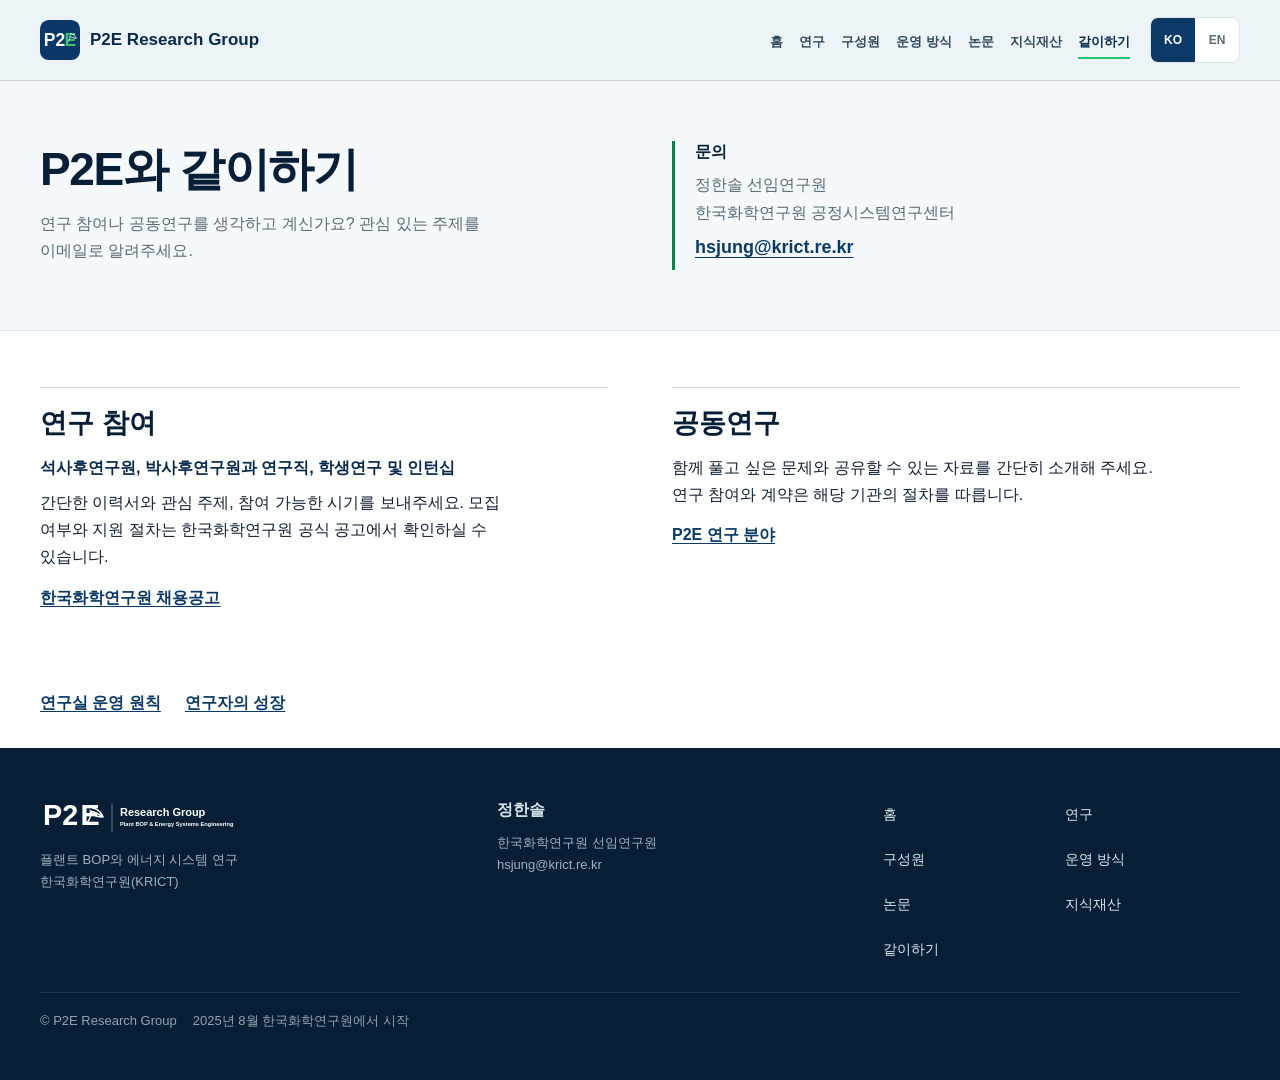
<file: join.html>
<!doctype html>
<html lang="ko">
<head>
  <meta charset="utf-8">
  <meta name="viewport" content="width=device-width,initial-scale=1">
  <title>Join Us | P2E Research Group</title>
  <meta name="robots" content="noindex,follow">
  <meta name="description" content="Research opportunities, researcher-development model and contact information for P2E Research Group at KRICT.">
  <meta name="theme-color" content="#082b4d">
  <link rel="canonical" href="https://dochi37-cpu.github.io/join.html">
  <link rel="icon" href="assets/p2e-favicon-v1.svg" type="image/svg+xml">
  <link rel="stylesheet" href="assets/site.css">
  <link rel="stylesheet" href="assets/components.css">
  <link rel="stylesheet" href="assets/responsive.css">
  <link rel="stylesheet" href="assets/editorial-polish.css">
  <meta property="og:title" content="Join Us | P2E Research Group">
  <meta property="og:description" content="Research opportunities, researcher-development model and contact information for P2E Research Group at KRICT.">
  <meta property="og:type" content="website">
  <meta property="og:url" content="https://dochi37-cpu.github.io/join.html">
  <script>document.documentElement.classList.add('js')</script>
  <!-- P2E shared social preview -->
  <meta property="og:site_name" content="P2E Research Group">
  <meta property="og:image" content="https://dochi37-cpu.github.io/assets/p2e-og-v1.png">
  <meta property="og:image:type" content="image/png">
  <meta property="og:image:width" content="1200">
  <meta property="og:image:height" content="630">
  <meta property="og:image:alt" content="P2E Research Group — Plant BOP &amp; Energy Systems Engineering. From core technology to operable plant systems.">
</head>
<body data-lang="ko">
<a class="skip-link" href="#main-content"><span class="lang-ko">본문으로 건너뛰기</span><span class="lang-en">Skip to content</span></a>
<header class="site-header">
  <div class="shell nav">
    <a class="brand" href="index.html" aria-label="P2E Research Group home"><img class="brand-icon" src="assets/p2e-favicon-v1.svg" width="40" height="40" alt=""><span class="brand-title" aria-hidden="true">P2E Research Group</span></a>
    <nav id="main-menu" class="menu" aria-label="Main navigation"><a href="index.html"><span class="lang-ko">홈</span><span class="lang-en">HOME</span></a><a href="research.html"><span class="lang-ko">연구</span><span class="lang-en">RESEARCH</span></a><a href="people.html"><span class="lang-ko">구성원</span><span class="lang-en">PEOPLE</span></a><a href="group.html"><span class="lang-ko">운영 방식</span><span class="lang-en">HOW WE WORK</span></a><a href="publications.html"><span class="lang-ko">논문</span><span class="lang-en">PUBLICATIONS</span></a><a href="ip.html"><span class="lang-ko">지식재산</span><span class="lang-en">IP</span></a><a href="join.html" aria-current="page"><span class="lang-ko">같이하기</span><span class="lang-en">JOIN US</span></a></nav>
    <div class="lang-toggle" role="group" aria-label="Language selection"><button type="button" data-lang-button="ko" aria-pressed="true">KO</button><button type="button" data-lang-button="en" aria-pressed="false">EN</button></div>
    <button class="nav-toggle" type="button" aria-label="Toggle navigation" aria-controls="main-menu" aria-expanded="false">☰</button>
  </div>
</header>
<main id="main-content">
  <section class="page-hero join-entry"><div class="shell join-layout"><div><h1><span class="lang-ko">P2E와 같이하기</span><span class="lang-en">Join P2E</span></h1><p><span class="lang-ko">연구 참여나 공동연구를 생각하고 계신가요? 관심 있는 주제를 이메일로 알려주세요.</span><span class="lang-en">Interested in joining or collaborating? Email us about the question you would like to work on.</span></p></div><div class="join-person anchor-target" id="contact"><h2><span class="lang-ko">문의</span><span class="lang-en">Contact</span></h2><p><span class="lang-ko">정한솔 선임연구원</span><span class="lang-en">Han Sol Jung, Senior Researcher</span></p><p><span class="lang-ko">한국화학연구원 공정시스템연구센터</span><span class="lang-en">Process Systems Research Center, KRICT</span></p><a class="join-email" href="mailto:hsjung@krict.re.kr">hsjung@krict.re.kr</a></div></div></section>

  <section class="section join-routes anchor-target" id="routes"><div class="shell join-layout"><div><h2><span class="lang-ko">연구 참여</span><span class="lang-en">Research opportunities</span></h2><p class="join-types"><span class="lang-ko">석사후연구원, 박사후연구원과 연구직, 학생연구 및 인턴십</span><span class="lang-en">Post-master’s, postdoctoral and research staff roles, student research and internships</span></p><p><span class="lang-ko">간단한 이력서와 관심 주제, 참여 가능한 시기를 보내주세요. 모집 여부와 지원 절차는 한국화학연구원 공식 공고에서 확인하실 수 있습니다.</span><span class="lang-en">Send a short CV, your research interests and when you could start. KRICT’s official notices list open positions and explain how to apply.</span></p><a href="https://www.krict.kr/prog/jobOffer/kor/sub04_04_02_01/list.do" class="join-link"><span class="lang-ko">한국화학연구원 채용공고</span><span class="lang-en">KRICT job notices (in Korean)</span></a></div><div><h2><span class="lang-ko">공동연구</span><span class="lang-en">Research collaboration</span></h2><p><span class="lang-ko">함께 풀고 싶은 문제와 공유할 수 있는 자료를 간단히 소개해 주세요. 연구 참여와 계약은 해당 기관의 절차를 따릅니다.</span><span class="lang-en">Tell us about the problem you would like to tackle and the data you can share. Participation and agreements follow the procedures of the institutions involved.</span></p><a href="research.html" class="join-link"><span class="lang-ko">P2E 연구 분야</span><span class="lang-en">Explore our research</span></a></div></div></section>

  <div class="join-more anchor-target" id="fit"><div class="shell"><div id="collaborative-integrity-fit"><a href="group.html#principles" class="join-link"><span class="lang-ko">연구실 운영 원칙</span><span class="lang-en">How we work</span></a></div><div class="anchor-target" id="growth"><a class="join-link" id="researcher-promise" href="group.html#ownership"><span class="lang-ko">연구자의 성장</span><span class="lang-en">Researcher development</span></a></div></div></div>
</main>
<footer class="footer"><div class="shell"><div class="footer-grid"><div><img src="assets/p2e-wordmark-v1.svg" alt="P2E Research Group"><small><span class="lang-ko">플랜트 BOP와 에너지 시스템 연구<br>한국화학연구원(KRICT)</span><span class="lang-en">Plant BOP &amp; Energy Systems Engineering<br>Korea Research Institute of Chemical Technology (KRICT)</span></small></div><div><strong><span class="lang-ko">정한솔</span><span class="lang-en">Han Sol Jung, Ph.D.</span></strong><small><span class="lang-ko">한국화학연구원 선임연구원</span><span class="lang-en">Senior Researcher, KRICT</span><br><a href="mailto:hsjung@krict.re.kr">hsjung@krict.re.kr</a></small></div><div class="footer-links"><a href="index.html"><span class="lang-ko">홈</span><span class="lang-en">HOME</span></a><a href="research.html"><span class="lang-ko">연구</span><span class="lang-en">RESEARCH</span></a><a href="people.html"><span class="lang-ko">구성원</span><span class="lang-en">PEOPLE</span></a><a href="group.html"><span class="lang-ko">운영 방식</span><span class="lang-en">How We Work</span></a><a href="publications.html"><span class="lang-ko">논문</span><span class="lang-en">PUBLICATIONS</span></a><a href="ip.html"><span class="lang-ko">지식재산</span><span class="lang-en">IP</span></a><a href="join.html"><span class="lang-ko">같이하기</span><span class="lang-en">JOIN US</span></a></div></div><div class="copyright">© P2E Research Group<span class="footer-origin"><span class="lang-ko">2025년 8월 한국화학연구원에서 시작</span><span class="lang-en">Established at KRICT in August 2025</span></span></div></div></footer>
<script src="assets/site.js"></script>
</body>
</html>
</file>
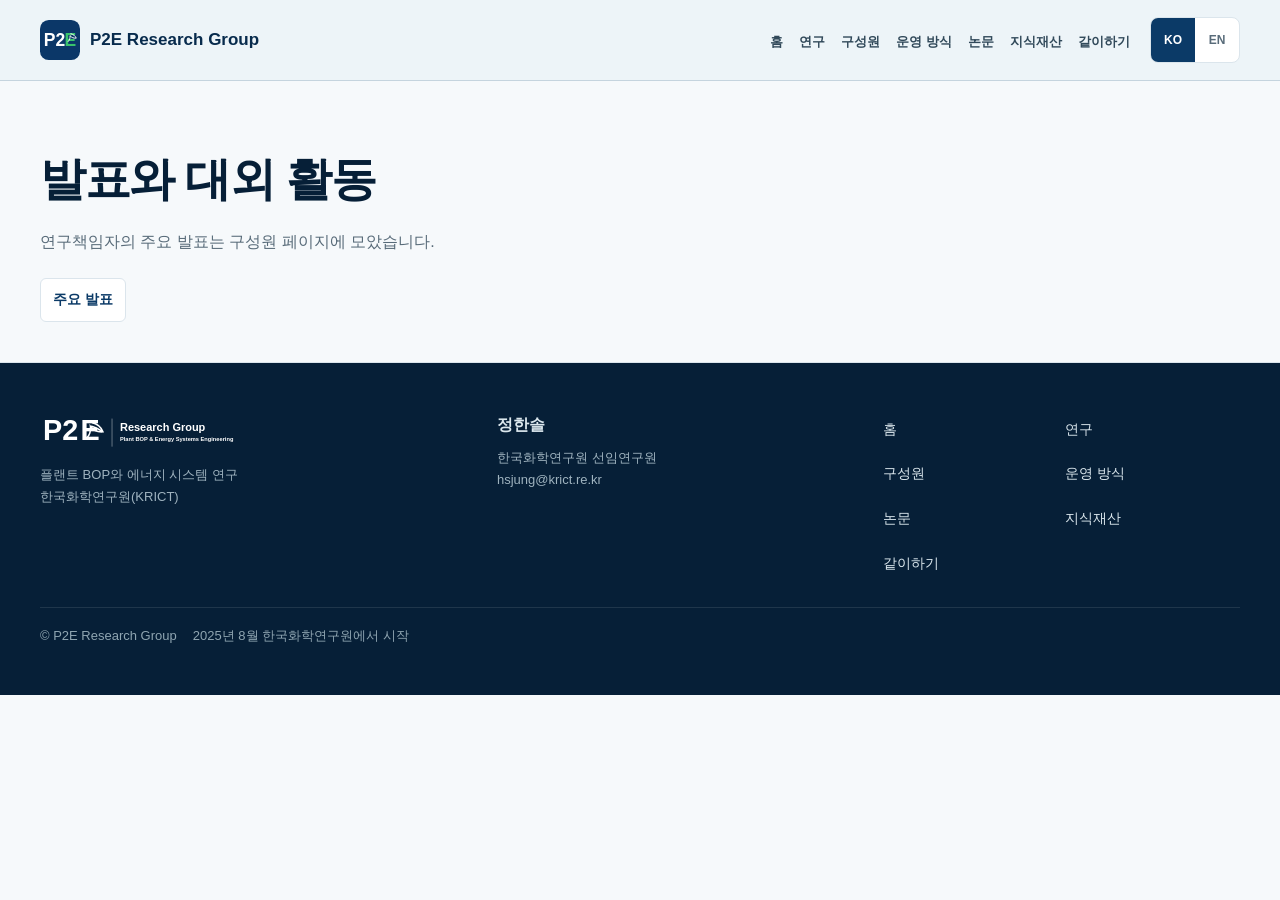
<file: news.html>
<!doctype html>
<html lang="ko">
<head>
  <meta charset="utf-8">
  <meta name="viewport" content="width=device-width,initial-scale=1">
  <title>Professional Activities | P2E Research Group</title>
  <meta name="robots" content="noindex,follow">
  <meta name="description" content="Talks and professional activities are maintained in the PI profile on the People page.">
  <meta name="theme-color" content="#082b4d">
  <link rel="canonical" href="https://dochi37-cpu.github.io/people.html">
  <link rel="icon" href="assets/p2e-favicon-v1.svg" type="image/svg+xml">
  <link rel="stylesheet" href="assets/site.css">
  <link rel="stylesheet" href="assets/components.css">
  <link rel="stylesheet" href="assets/responsive.css">
  <link rel="stylesheet" href="assets/editorial-polish.css">
  <meta property="og:title" content="Professional Activities | P2E Research Group">
  <meta property="og:description" content="Talks and professional activities are maintained in the PI profile on the People page.">
  <meta property="og:type" content="website">
  <meta property="og:url" content="https://dochi37-cpu.github.io/people.html">
  <script>document.documentElement.classList.add('js')</script>
</head>
<body data-lang="ko">
<a class="skip-link" href="#main-content"><span class="lang-ko">본문으로 건너뛰기</span><span class="lang-en">Skip to content</span></a>
<header class="site-header">
  <div class="shell nav">
    <a class="brand" href="index.html" aria-label="P2E Research Group home"><img class="brand-icon" src="assets/p2e-favicon-v1.svg" width="40" height="40" alt=""><span class="brand-title" aria-hidden="true">P2E Research Group</span></a>
    <nav id="main-menu" class="menu" aria-label="Main navigation"><a href="index.html"><span class="lang-ko">홈</span><span class="lang-en">HOME</span></a><a href="research.html"><span class="lang-ko">연구</span><span class="lang-en">RESEARCH</span></a><a href="people.html"><span class="lang-ko">구성원</span><span class="lang-en">PEOPLE</span></a><a href="group.html"><span class="lang-ko">운영 방식</span><span class="lang-en">HOW WE WORK</span></a><a href="publications.html"><span class="lang-ko">논문</span><span class="lang-en">PUBLICATIONS</span></a><a href="ip.html"><span class="lang-ko">지식재산</span><span class="lang-en">IP</span></a><a href="join.html"><span class="lang-ko">같이하기</span><span class="lang-en">JOIN US</span></a></nav>
    <div class="lang-toggle" role="group" aria-label="Language selection">
      <button type="button" data-lang-button="ko" aria-pressed="true">KO</button>
      <button type="button" data-lang-button="en" aria-pressed="false">EN</button>
    </div>
    <button class="nav-toggle" type="button" aria-label="Toggle navigation" aria-controls="main-menu" aria-expanded="false">☰</button>
  </div>
</header>
<main id="main-content">
  <section class="page-hero"><div class="shell"><h1><span class="lang-ko">발표와 대외 활동</span><span class="lang-en">Talks and outreach</span></h1><p><span class="lang-ko">연구책임자의 주요 발표는 구성원 페이지에 모았습니다.</span><span class="lang-en">Selected presentations by the PI are on the People page.</span></p><div class="page-nav"><a href="people.html#talks"><span class="lang-ko">주요 발표</span><span class="lang-en">Selected talks</span></a></div></div></section>
</main>
<footer class="footer">
  <div class="shell">
    <div class="footer-grid">
      <div>
        <img src="assets/p2e-wordmark-v1.svg" alt="P2E Research Group">
        <small><span class="lang-ko">플랜트 BOP와 에너지 시스템 연구<br>한국화학연구원(KRICT)</span><span class="lang-en">Plant BOP &amp; Energy Systems Engineering<br>Korea Research Institute of Chemical Technology (KRICT)</span></small>
      </div>
      <div>
        <strong><span class="lang-ko">정한솔</span><span class="lang-en">Han Sol Jung, Ph.D.</span></strong>
        <small><span class="lang-ko">한국화학연구원 선임연구원</span><span class="lang-en">Senior Researcher, KRICT</span><br><a href="mailto:hsjung@krict.re.kr">hsjung@krict.re.kr</a></small>
      </div>
      <div class="footer-links">
        <a href="index.html"><span class="lang-ko">홈</span><span class="lang-en">HOME</span></a><a href="research.html"><span class="lang-ko">연구</span><span class="lang-en">RESEARCH</span></a>
        <a href="people.html"><span class="lang-ko">구성원</span><span class="lang-en">PEOPLE</span></a><a href="group.html"><span class="lang-ko">운영 방식</span><span class="lang-en">How We Work</span></a>
        <a href="publications.html"><span class="lang-ko">논문</span><span class="lang-en">PUBLICATIONS</span></a><a href="ip.html"><span class="lang-ko">지식재산</span><span class="lang-en">IP</span></a>
        <a href="join.html"><span class="lang-ko">같이하기</span><span class="lang-en">JOIN US</span></a>
      </div>
    </div>
    <div class="copyright">© P2E Research Group<span class="footer-origin"><span class="lang-ko">2025년 8월 한국화학연구원에서 시작</span><span class="lang-en">Established at KRICT in August 2025</span></span></div>
  </div>
</footer>
<script src="assets/site.js"></script>
</body>
</html>
</file>
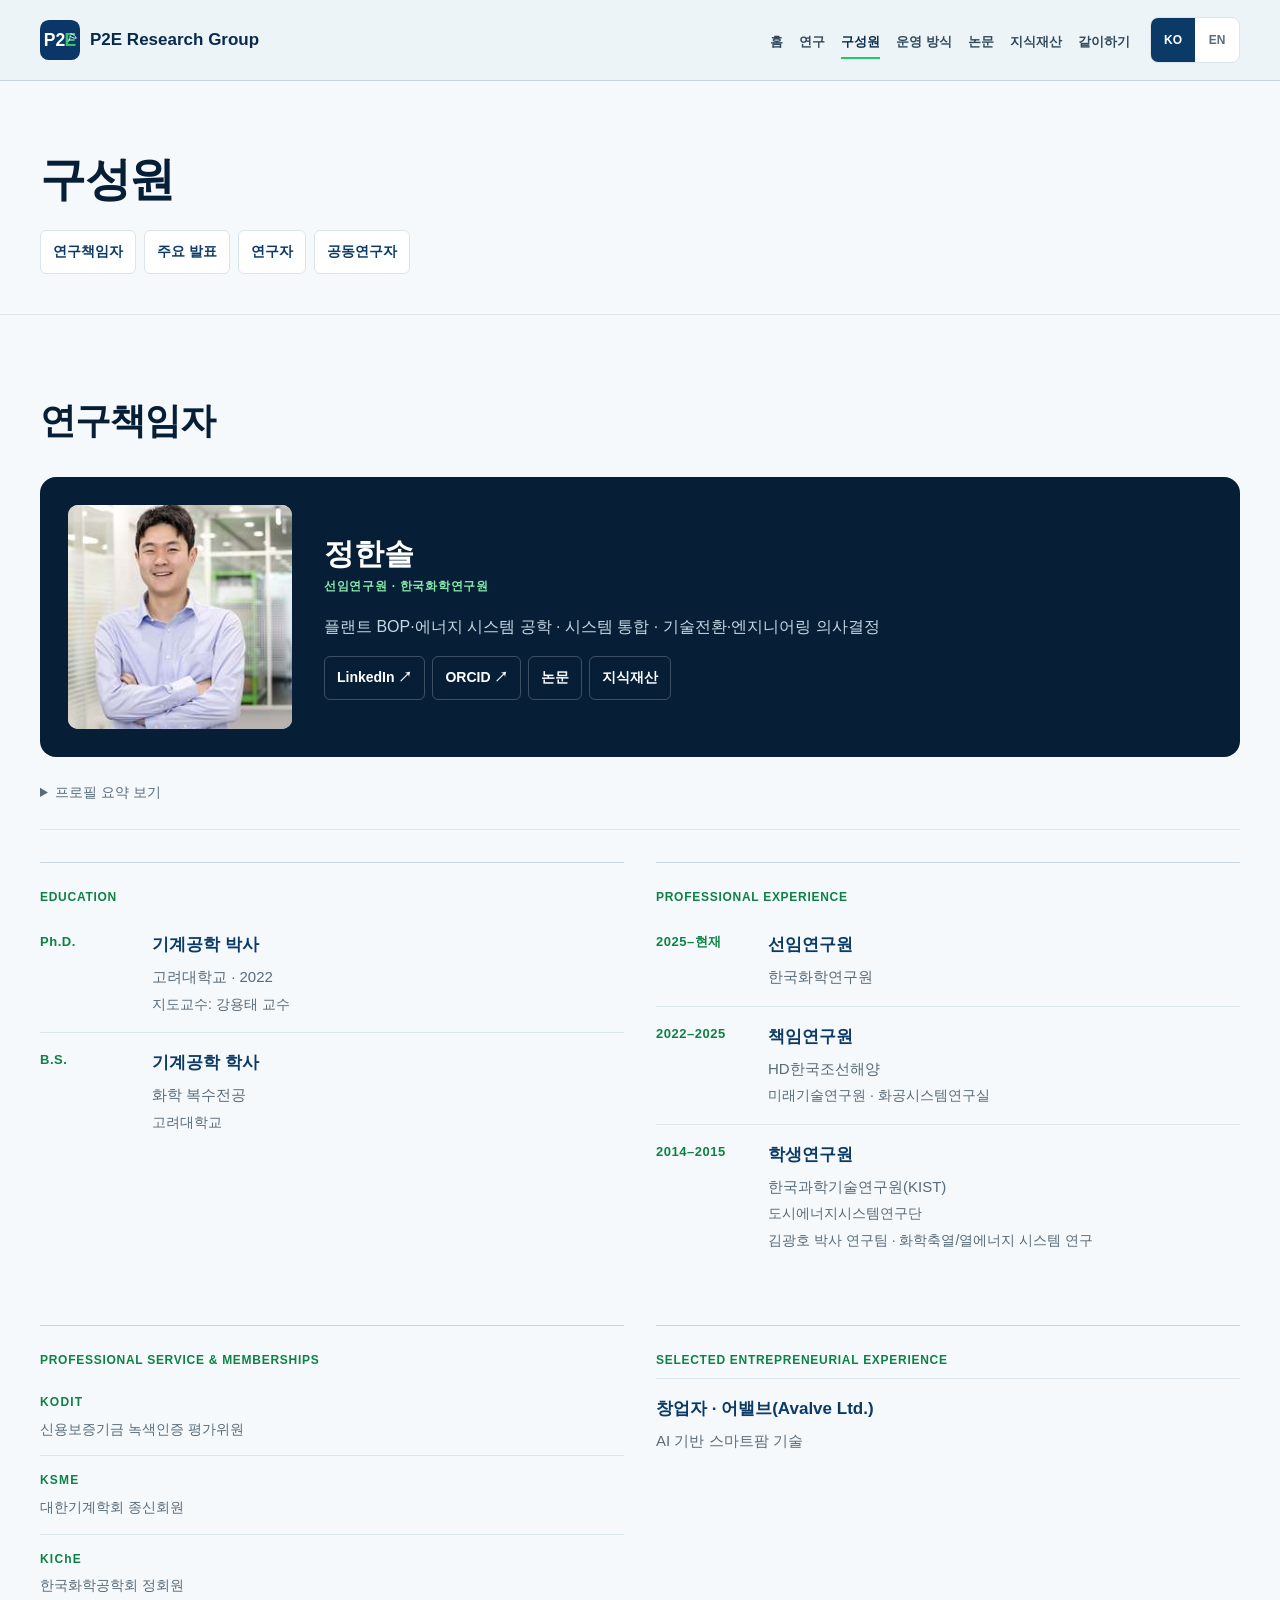
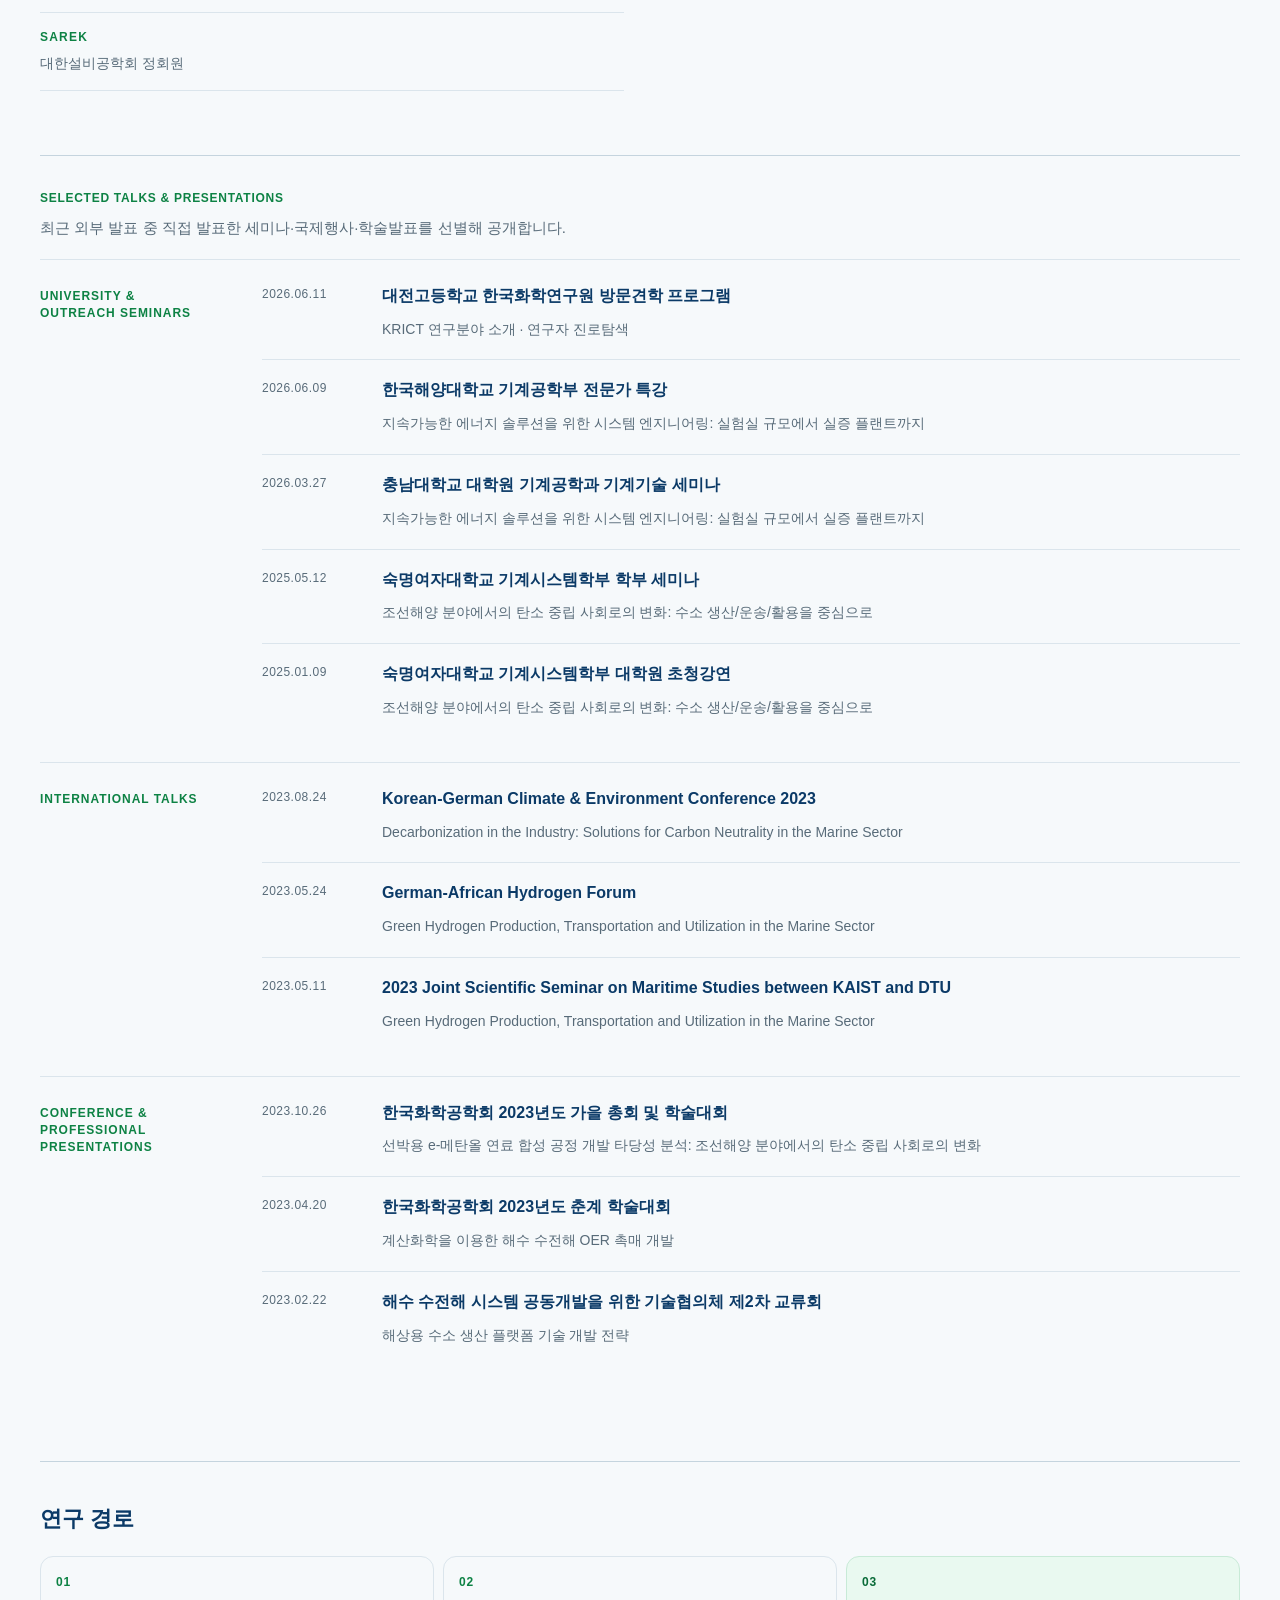
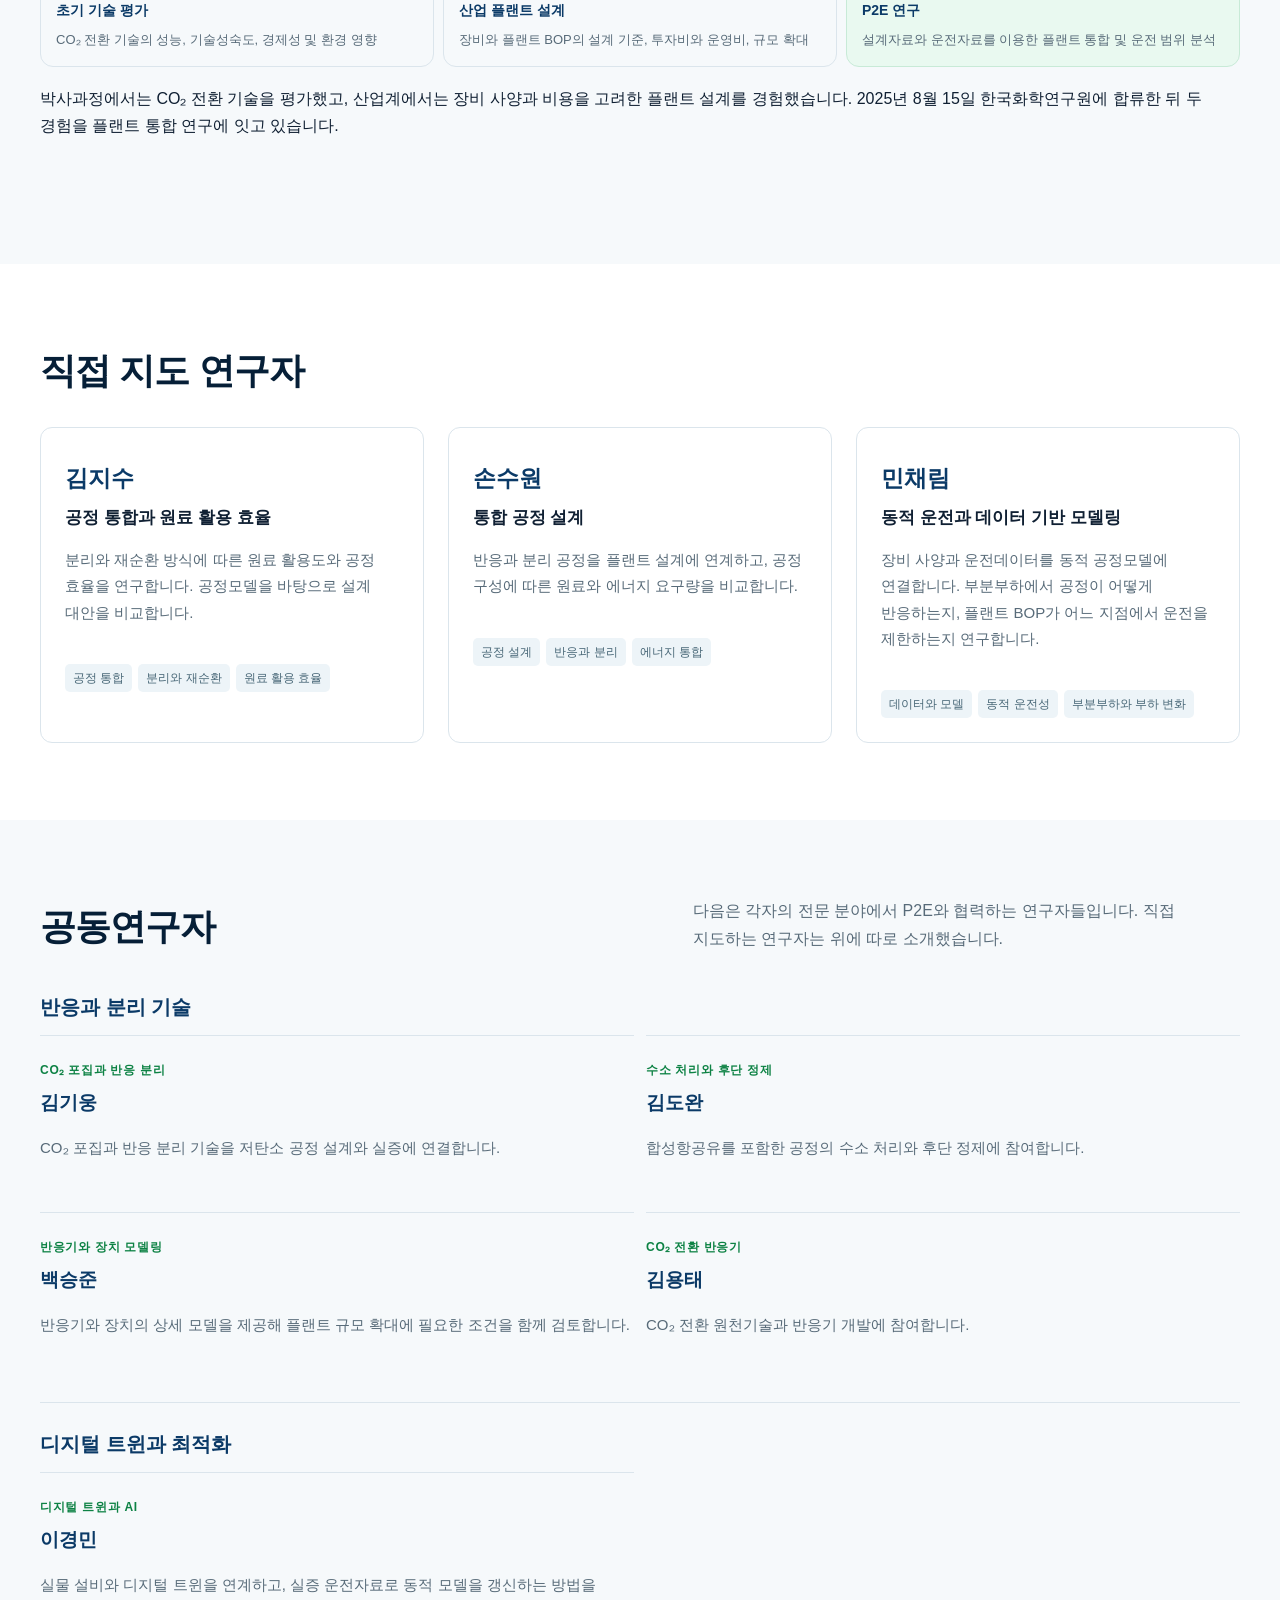
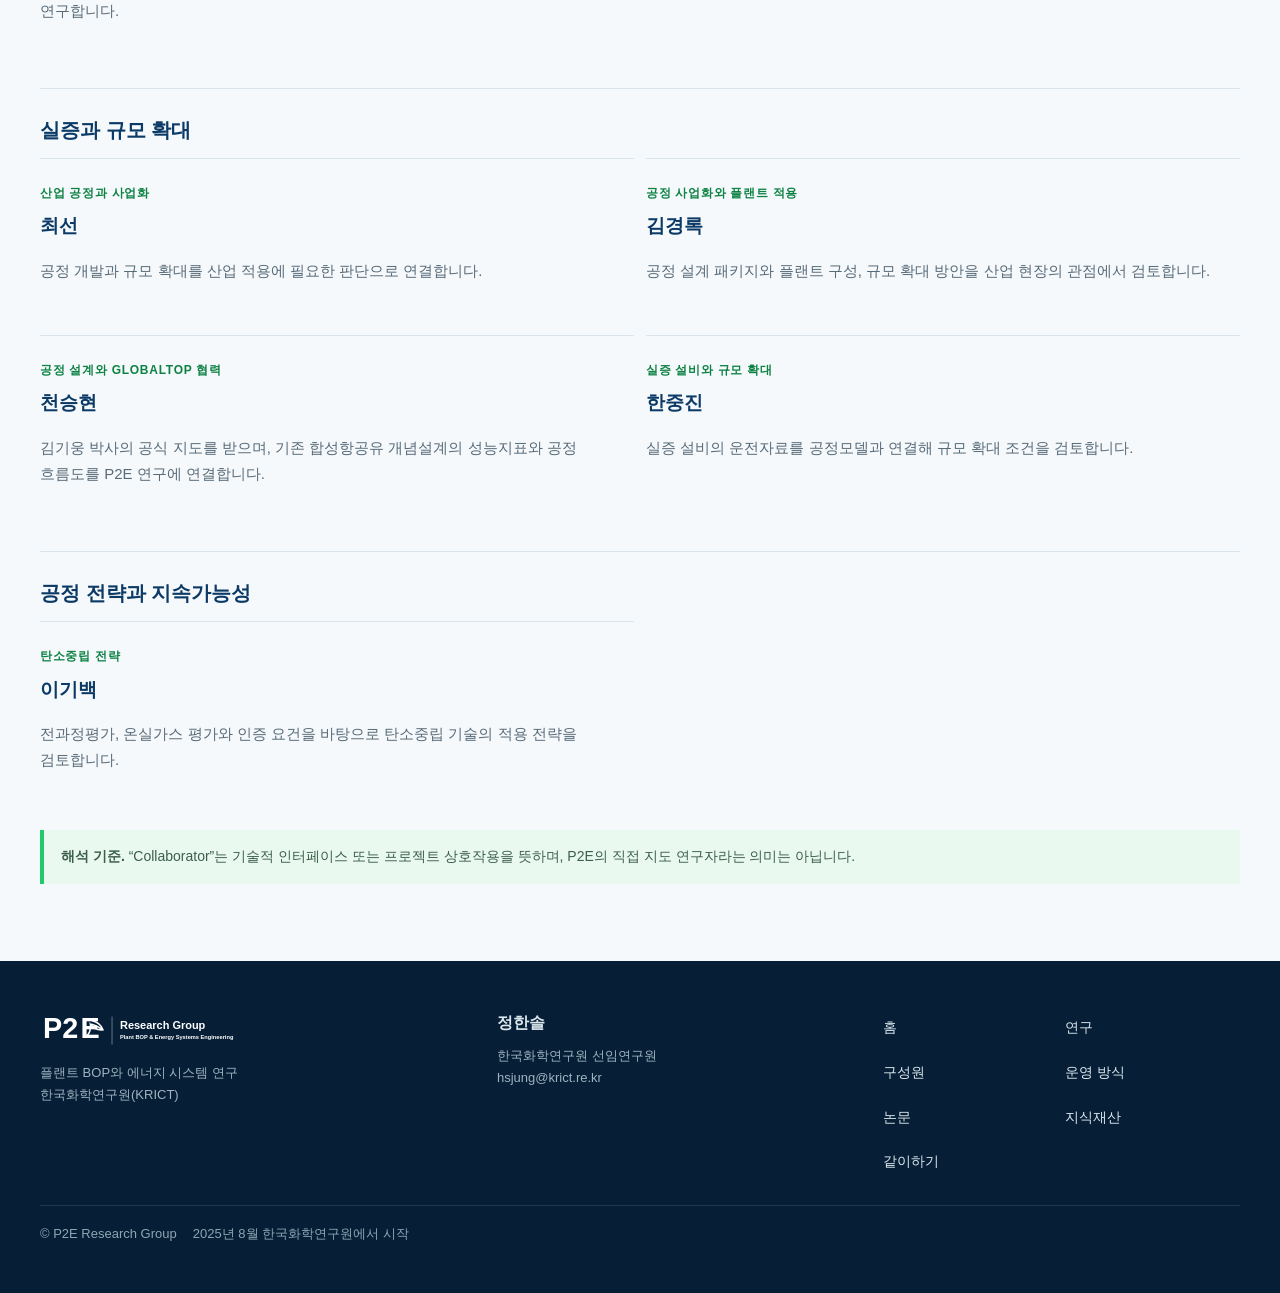
<file: people.html>
<!doctype html>
<html lang="ko">
<head>
  <meta charset="utf-8">
  <meta name="viewport" content="width=device-width,initial-scale=1">
  <title>People | P2E Research Group</title>
  <meta name="robots" content="noindex,follow">
  <meta name="description" content="PI, directly mentored researchers and selected collaboration interfaces of the P2E Research Group at KRICT.">
  <meta name="theme-color" content="#082b4d">
  <link rel="canonical" href="https://dochi37-cpu.github.io/people.html">
  <link rel="icon" href="assets/p2e-favicon-v1.svg" type="image/svg+xml">
  <link rel="stylesheet" href="assets/site.css">
  <link rel="stylesheet" href="assets/components.css">
  <link rel="stylesheet" href="assets/responsive.css">
  <link rel="stylesheet" href="assets/editorial-polish.css">
  <meta property="og:title" content="People | P2E Research Group">
  <meta property="og:description" content="PI, directly mentored researchers and selected collaboration interfaces of the P2E Research Group at KRICT.">
  <meta property="og:type" content="website">
  <meta property="og:url" content="https://dochi37-cpu.github.io/people.html">
  <script>document.documentElement.classList.add('js')</script>
  <!-- P2E shared social preview -->
  <meta property="og:site_name" content="P2E Research Group">
  <meta property="og:image" content="https://dochi37-cpu.github.io/assets/p2e-og-v1.png">
  <meta property="og:image:type" content="image/png">
  <meta property="og:image:width" content="1200">
  <meta property="og:image:height" content="630">
  <meta property="og:image:alt" content="P2E Research Group — Plant BOP &amp; Energy Systems Engineering. From core technology to operable plant systems.">
</head>
<body data-lang="ko">
<a class="skip-link" href="#main-content"><span class="lang-ko">본문으로 건너뛰기</span><span class="lang-en">Skip to content</span></a>
<header class="site-header"><div class="shell nav"><a class="brand" href="index.html" aria-label="P2E Research Group home"><img class="brand-icon" src="assets/p2e-favicon-v1.svg" width="40" height="40" alt=""><span class="brand-title" aria-hidden="true">P2E Research Group</span></a><nav id="main-menu" class="menu" aria-label="Main navigation"><a href="index.html"><span class="lang-ko">홈</span><span class="lang-en">HOME</span></a><a href="research.html"><span class="lang-ko">연구</span><span class="lang-en">RESEARCH</span></a><a href="people.html" aria-current="page"><span class="lang-ko">구성원</span><span class="lang-en">PEOPLE</span></a><a href="group.html"><span class="lang-ko">운영 방식</span><span class="lang-en">HOW WE WORK</span></a><a href="publications.html"><span class="lang-ko">논문</span><span class="lang-en">PUBLICATIONS</span></a><a href="ip.html"><span class="lang-ko">지식재산</span><span class="lang-en">IP</span></a><a href="join.html"><span class="lang-ko">같이하기</span><span class="lang-en">JOIN US</span></a></nav><div class="lang-toggle" role="group" aria-label="Language selection"><button type="button" data-lang-button="ko" aria-pressed="true">KO</button><button type="button" data-lang-button="en" aria-pressed="false">EN</button></div><button class="nav-toggle" type="button" aria-label="Toggle navigation" aria-controls="main-menu" aria-expanded="false">☰</button></div></header>
<main id="main-content">
<section class="page-hero"><div class="shell"><h1><span class="lang-ko">구성원</span><span class="lang-en">People</span></h1><div class="page-nav"><a href="#pi"><span class="lang-ko">연구책임자</span><span class="lang-en">Principal investigator</span></a><a href="#talks"><span class="lang-ko">주요 발표</span><span class="lang-en">Selected talks</span></a><a href="#researchers"><span class="lang-ko">연구자</span><span class="lang-en">Researchers</span></a><a href="#collaborators"><span class="lang-ko">공동연구자</span><span class="lang-en">Collaborators</span></a></div></div></section>
<section class="section reveal anchor-target" id="pi">
  <div class="shell">
    <div class="section-head"><div><h2><span class="lang-ko">연구책임자</span><span class="lang-en">Principal investigator</span></h2></div></div>
    <div class="people-feature pi-profile">
      <div class="pi-sidebar">
        <article class="pi-card">
          <img class="pi-portrait" src="assets/han-sol-jung.jpg" alt="Han Sol Jung, Principal Investigator">
<div class="pi-identity-copy">
          <h2>Han Sol Jung, Ph.D. · 정한솔</h2>
          <div class="role"><span class="lang-ko">선임연구원 · 한국화학연구원</span><span class="lang-en">Senior Researcher · KRICT</span></div>
          <p><span class="lang-ko">플랜트 BOP·에너지 시스템 공학 · 시스템 통합 · 기술전환·엔지니어링 의사결정</span><span class="lang-en">Plant BOP &amp; Energy Systems Engineering · System Integration · Technology Translation &amp; Engineering Decision-Making</span></p>
          <div class="profile-links"><a href="https://www.linkedin.com/in/han-sol-jung-9278b9273" target="_blank" rel="noopener noreferrer">LinkedIn ↗</a><a href="https://orcid.org/0000-0001-5560-3544" target="_blank" rel="noopener noreferrer">ORCID ↗</a><a href="publications.html">Publications</a><a href="ip.html">IP</a></div>
        </div>
</article>

        <details class="pi-facts-disclosure"><summary><span class="lang-ko">프로필 요약 보기</span><span class="lang-en">Profile at a glance</span></summary><div class="profile-facts" aria-label="PI profile summary">
          <div class="profile-fact"><b>EDUCATION</b><span class="lang-ko">고려대학교 기계공학 박사<br>기계공학 학사 · 화학 복수전공</span><span class="lang-en">Ph.D., Mechanical Engineering · Korea University<br>B.S., Mechanical Engineering · Double Major in Chemistry</span></div>
          <div class="profile-fact"><b>CURRENT APPOINTMENT</b><span class="lang-ko">선임연구원 · 한국화학연구원<br>공정시스템연구센터</span><span class="lang-en">Senior Researcher · KRICT<br>Process Systems Research Center</span></div>
          <div class="profile-fact"><b>INDUSTRY EXPERIENCE</b><span class="lang-ko">HD한국조선해양<br>미래기술연구원 · 화공시스템연구실<br>플랜트·에너지 시스템 연구</span><span class="lang-en">HD Korea Shipbuilding &amp; Offshore Engineering<br>Advanced Research Center · Chemical Process System Research Center<br>Plant &amp; energy systems research</span></div>
          <div class="profile-fact"><b>RESEARCH BACKGROUND</b><span class="lang-ko">열에너지 시스템 · CCU · 공정/설비 시스템 · scale-up · TEA/LCA</span><span class="lang-en">Thermal energy systems · CCU · process/equipment systems · scale-up · TEA/LCA</span></div>
        </div></details>
      </div>

      <div class="pi-biography">
        <section class="profile-block" aria-labelledby="pi-education-heading">
          <div class="eyebrow" id="pi-education-heading">EDUCATION</div>
          <div class="cv-list">
            <article class="cv-entry">
              <div class="cv-period">Ph.D.</div>
              <div><h4><span class="lang-ko">기계공학 박사</span><span class="lang-en">Ph.D. in Mechanical Engineering</span></h4><p><span class="lang-ko">고려대학교 · 2022</span><span class="lang-en">Korea University · 2022</span></p><p class="cv-detail"><span class="lang-ko">지도교수: 강용태 교수</span><span class="lang-en">Advisor: Prof. Yong Tae Kang</span></p></div>
            </article>
            <article class="cv-entry">
              <div class="cv-period">B.S.</div>
              <div><h4><span class="lang-ko">기계공학 학사</span><span class="lang-en">B.S. in Mechanical Engineering</span></h4><p><span class="lang-ko">화학 복수전공</span><span class="lang-en">Double Major in Chemistry</span></p><p class="cv-detail"><span class="lang-ko">고려대학교</span><span class="lang-en">Korea University</span></p></div>
            </article>
          </div>
        </section>

        <section class="profile-block" aria-labelledby="pi-experience-heading">
          <div class="eyebrow" id="pi-experience-heading">PROFESSIONAL EXPERIENCE</div>
          <div class="cv-list">
            <article class="cv-entry">
              <div class="cv-period"><span class="lang-ko">2025–현재</span><span class="lang-en">2025–Present</span></div>
              <div><h4><span class="lang-ko">선임연구원</span><span class="lang-en">Senior Researcher</span></h4><p><span class="lang-ko">한국화학연구원</span><span class="lang-en">Korea Research Institute of Chemical Technology (KRICT)</span></p></div>
            </article>
            <article class="cv-entry">
              <div class="cv-period">2022–2025</div>
              <div><h4><span class="lang-ko">책임연구원</span><span class="lang-en">Senior Researcher</span></h4><p><span class="lang-ko">HD한국조선해양</span><span class="lang-en">HD Korea Shipbuilding &amp; Offshore Engineering</span></p><p class="cv-detail"><span class="lang-ko">미래기술연구원 · 화공시스템연구실</span><span class="lang-en">Advanced Research Center · Chemical Process System Research Center</span></p></div>
            </article>
            <article class="cv-entry">
              <div class="cv-period"><span class="lang-ko">2014–2015</span><span class="lang-en">2014–2015</span></div>
              <div><h4><span class="lang-ko">학생연구원</span><span class="lang-en">Student Researcher</span></h4><p><span class="lang-ko">한국과학기술연구원(KIST)</span><span class="lang-en">Korea Institute of Science and Technology (KIST)</span></p><p class="cv-detail"><span class="lang-ko">도시에너지시스템연구단</span><span class="lang-en">Center for Urban Energy System Research</span></p><p class="cv-detail"><span class="lang-ko">김광호 박사 연구팀 · 화학축열/열에너지 시스템 연구</span><span class="lang-en">Research with Dr. Kwang Ho Kim · Thermochemical heat storage</span></p></div>
            </article>
          </div>
        </section>

        <section class="profile-block" aria-labelledby="pi-service-heading">
          <div class="eyebrow" id="pi-service-heading">PROFESSIONAL SERVICE &amp; MEMBERSHIPS</div>
          <div class="professional-service-grid">
            <article class="professional-service-item"><b>KODIT</b><p><span class="lang-ko">신용보증기금 녹색인증 평가위원</span><span class="lang-en">Green Certification Evaluation Committee Member · Korea Credit Guarantee Fund (KODIT)</span></p></article>
            <article class="professional-service-item"><b>KSME</b><p><span class="lang-ko">대한기계학회 종신회원</span><span class="lang-en">Lifetime Member · The Korean Society of Mechanical Engineers (KSME)</span></p></article>
            <article class="professional-service-item"><b>KIChE</b><p><span class="lang-ko">한국화학공학회 정회원</span><span class="lang-en">Regular Member · The Korean Institute of Chemical Engineers (KIChE)</span></p></article>
            <article class="professional-service-item"><b>SAREK</b><p><span class="lang-ko">대한설비공학회 정회원</span><span class="lang-en">Regular Member · The Society of Air-Conditioning and Refrigerating Engineers of Korea (SAREK)</span></p></article>
          </div>
        </section>

        <section class="profile-block" aria-labelledby="pi-entrepreneur-heading">
          <div class="eyebrow" id="pi-entrepreneur-heading">SELECTED ENTREPRENEURIAL EXPERIENCE</div>
          <article class="cv-entry cv-entry-single"><div><h4><span class="lang-ko">창업자 · 어밸브(Avalve Ltd.)</span><span class="lang-en">Founder · Avalve Ltd.</span></h4><p><span class="lang-ko">AI 기반 스마트팜 기술</span><span class="lang-en">AI-enabled smart farming technology</span></p></div></article>
        </section>

      </div>

      <section class="profile-panel pi-talks anchor-target" id="talks" aria-labelledby="pi-talks-heading">
        <div class="talks-heading">
          <div class="eyebrow" id="pi-talks-heading">SELECTED TALKS &amp; PRESENTATIONS</div>
          <p><span class="lang-ko">최근 외부 발표 중 직접 발표한 세미나·국제행사·학술발표를 선별해 공개합니다.</span><span class="lang-en">Selected seminars, international talks and professional presentations delivered directly by the PI.</span></p>
        </div>
        <div class="talk-groups">
          <section class="talk-group" aria-labelledby="university-talks-heading">
            <h3 id="university-talks-heading">UNIVERSITY &amp; OUTREACH SEMINARS</h3>
            <div class="talk-list">
              <article class="talk-item"><time datetime="2026-06-11">2026.06.11</time><h4><span class="lang-ko">대전고등학교 한국화학연구원 방문견학 프로그램</span><span class="lang-en">KRICT Visit &amp; Career Exploration Program for Daejeon High School</span></h4><p><span class="lang-ko">KRICT 연구분야 소개 · 연구자 진로탐색</span><span class="lang-en">KRICT research areas · researcher career exploration</span></p></article>
              <article class="talk-item"><time datetime="2026-06-09">2026.06.09</time><h4><span class="lang-ko">한국해양대학교 기계공학부 전문가 특강</span><span class="lang-en">Expert Lecture · School of Mechanical Engineering, Korea Maritime &amp; Ocean University</span></h4><p><span class="lang-ko">지속가능한 에너지 솔루션을 위한 시스템 엔지니어링: 실험실 규모에서 실증 플랜트까지</span><span class="lang-en">Systems Engineering for Sustainable Energy Solutions: From Laboratory Scale to Demonstration Plants</span></p></article>
              <article class="talk-item"><time datetime="2026-03-27">2026.03.27</time><h4><span class="lang-ko">충남대학교 대학원 기계공학과 기계기술 세미나</span><span class="lang-en">Mechanical Technology Graduate Seminar · Chungnam National University</span></h4><p><span class="lang-ko">지속가능한 에너지 솔루션을 위한 시스템 엔지니어링: 실험실 규모에서 실증 플랜트까지</span><span class="lang-en">Systems Engineering for Sustainable Energy Solutions: From Laboratory Scale to Demonstration Plants</span></p></article>
              <article class="talk-item"><time datetime="2025-05-12">2025.05.12</time><h4><span class="lang-ko">숙명여자대학교 기계시스템학부 학부 세미나</span><span class="lang-en">Undergraduate Seminar · School of Mechanical Systems Engineering, Sookmyung Women's University</span></h4><p><span class="lang-ko">조선해양 분야에서의 탄소 중립 사회로의 변화: 수소 생산/운송/활용을 중심으로</span><span class="lang-en">Transition toward Carbon Neutrality in the Maritime Sector: Hydrogen Production, Transportation and Utilization</span></p></article>
              <article class="talk-item"><time datetime="2025-01-09">2025.01.09</time><h4><span class="lang-ko">숙명여자대학교 기계시스템학부 대학원 초청강연</span><span class="lang-en">Graduate Invited Lecture · School of Mechanical Systems Engineering, Sookmyung Women's University</span></h4><p><span class="lang-ko">조선해양 분야에서의 탄소 중립 사회로의 변화: 수소 생산/운송/활용을 중심으로</span><span class="lang-en">Transition toward Carbon Neutrality in the Maritime Sector: Hydrogen Production, Transportation and Utilization</span></p></article>
            </div>
          </section>
          <section class="talk-group" aria-labelledby="international-talks-heading">
            <h3 id="international-talks-heading">INTERNATIONAL TALKS</h3>
            <div class="talk-list">
              <article class="talk-item"><time datetime="2023-08-24">2023.08.24</time><h4>Korean-German Climate &amp; Environment Conference 2023</h4><p>Decarbonization in the Industry: Solutions for Carbon Neutrality in the Marine Sector</p></article>
              <article class="talk-item"><time datetime="2023-05-24">2023.05.24</time><h4>German-African Hydrogen Forum</h4><p>Green Hydrogen Production, Transportation and Utilization in the Marine Sector</p></article>
              <article class="talk-item"><time datetime="2023-05-11">2023.05.11</time><h4>2023 Joint Scientific Seminar on Maritime Studies between KAIST and DTU</h4><p>Green Hydrogen Production, Transportation and Utilization in the Marine Sector</p></article>
            </div>
          </section>
          <section class="talk-group" aria-labelledby="professional-talks-heading">
            <h3 id="professional-talks-heading">CONFERENCE &amp; PROFESSIONAL PRESENTATIONS</h3>
            <div class="talk-list">
              <article class="talk-item"><time datetime="2023-10-26">2023.10.26</time><h4><span class="lang-ko">한국화학공학회 2023년도 가을 총회 및 학술대회</span><span class="lang-en">2023 KIChE Fall Meeting</span></h4><p><span class="lang-ko">선박용 e-메탄올 연료 합성 공정 개발 타당성 분석: 조선해양 분야에서의 탄소 중립 사회로의 변화</span><span class="lang-en">Feasibility Analysis of an e-Methanol Fuel Synthesis Process for Marine Applications</span></p></article>
              <article class="talk-item"><time datetime="2023-04-20">2023.04.20</time><h4><span class="lang-ko">한국화학공학회 2023년도 춘계 학술대회</span><span class="lang-en">2023 KIChE Spring Meeting</span></h4><p><span class="lang-ko">계산화학을 이용한 해수 수전해 OER 촉매 개발</span><span class="lang-en">Computational-Chemistry-Based Development of a Seawater Electrolysis OER Catalyst</span></p></article>
              <article class="talk-item"><time datetime="2023-02-22">2023.02.22</time><h4><span class="lang-ko">해수 수전해 시스템 공동개발을 위한 기술협의체 제2차 교류회</span><span class="lang-en">2nd Technical Exchange Meeting for Seawater Electrolysis System Development</span></h4><p><span class="lang-ko">해상용 수소 생산 플랫폼 기술 개발 전략</span><span class="lang-en">Technology Development Strategy for Marine Hydrogen Production Platforms</span></p></article>
            </div>
          </section>
        </div>
      </section>

      <article class="profile-panel pi-continuity">

        <h3><span class="lang-ko">연구 경로</span><span class="lang-en">Research background</span></h3>
        <div class="pi-trajectory"><article class="trajectory-step"><div class="card-number">01</div><h4><span class="lang-ko">초기 기술 평가</span><span class="lang-en">Early-stage technology assessment</span></h4><p><span class="lang-ko">CO₂ 전환 기술의 성능, 기술성숙도, 경제성 및 환경 영향</span><span class="lang-en">Performance, technology readiness, cost and environmental impact of CO₂ conversion</span></p></article><article class="trajectory-step"><div class="card-number">02</div><h4><span class="lang-ko">산업 플랜트 설계</span><span class="lang-en">Industrial plant engineering</span></h4><p><span class="lang-ko">장비와 플랜트 BOP의 설계 기준, 투자비와 운영비, 규모 확대</span><span class="lang-en">Equipment and BOP design criteria, capital and operating costs, and scale-up</span></p></article><article class="trajectory-step current"><div class="card-number">03</div><h4><span class="lang-ko">P2E 연구</span><span class="lang-en">Research at P2E</span></h4><p><span class="lang-ko">설계자료와 운전자료를 이용한 플랜트 통합 및 운전 범위 분석</span><span class="lang-en">Plant integration and operating limits informed by design and operating data</span></p></article></div>
        <p class="lang-ko">박사과정에서는 CO₂ 전환 기술을 평가했고, 산업계에서는 장비 사양과 비용을 고려한 플랜트 설계를 경험했습니다. 2025년 8월 15일 한국화학연구원에 합류한 뒤 두 경험을 플랜트 통합 연구에 잇고 있습니다.</p>
        <p class="lang-en">During his doctorate, Han Sol Jung evaluated CO₂ conversion technologies. In industry, he worked on plant designs shaped by equipment specifications and costs. Since joining KRICT on 15 August 2025, he has brought both perspectives to plant integration.</p>

      </article>
    </div>
  </div>
</section>
<section class="section alt reveal anchor-target" id="researchers"><div class="shell"><div class="section-head"><div><h2><span class="lang-ko">직접 지도 연구자</span><span class="lang-en">Researchers mentored by Han Sol Jung</span></h2></div></div><div class="researcher-grid"><article class="researcher-card"><h3><span class="lang-ko">김지수</span><span class="lang-en">Jisoo Kim</span></h3><strong><span class="lang-ko">공정 통합과 원료 활용 효율</span><span class="lang-en">Process integration and resource efficiency</span></strong><p class="lang-ko">분리와 재순환 방식에 따른 원료 활용도와 공정 효율을 연구합니다. 공정모델을 바탕으로 설계 대안을 비교합니다.</p><p class="lang-en">Studies how separation and recycle affect feedstock utilization and process efficiency, using process models to compare design options.</p><div class="tags"><span class="lang-ko">공정 통합</span><span class="lang-en">Process integration</span><span class="lang-ko">분리와 재순환</span><span class="lang-en">Separation and recycle</span><span class="lang-ko">원료 활용 효율</span><span class="lang-en">Resource efficiency</span></div></article><article class="researcher-card"><h3><span class="lang-ko">손수원</span><span class="lang-en">Soo Won Son</span></h3><strong><span class="lang-ko">통합 공정 설계</span><span class="lang-en">Integrated process design</span></strong><p class="lang-ko">반응과 분리 공정을 플랜트 설계에 연계하고, 공정 구성에 따른 원료와 에너지 요구량을 비교합니다.</p><p class="lang-en">Studies how reaction and separation steps can be integrated into plant designs, comparing material and energy requirements across process configurations.</p><div class="tags"><span class="lang-ko">공정 설계</span><span class="lang-en">Process design</span><span class="lang-ko">반응과 분리</span><span class="lang-en">Reaction and separation</span><span class="lang-ko">에너지 통합</span><span class="lang-en">Energy integration</span></div></article><article class="researcher-card"><h3><span class="lang-ko">민채림</span><span class="lang-en">Min Chaerim</span></h3><strong><span class="lang-ko">동적 운전과 데이터 기반 모델링</span><span class="lang-en">Dynamic operability and data-to-model integration</span></strong><p class="lang-ko">장비 사양과 운전데이터를 동적 공정모델에 연결합니다. 부분부하에서 공정이 어떻게 반응하는지, 플랜트 BOP가 어느 지점에서 운전을 제한하는지 연구합니다.</p><p class="lang-en">Links equipment specifications and operating data to dynamic models to study part-load behavior and determine where BOP equipment limits operation.</p><div class="tags"><span class="lang-ko">데이터와 모델</span><span class="lang-en">Data and models</span><span class="lang-ko">동적 운전성</span><span class="lang-en">Dynamic operability</span><span class="lang-ko">부분부하와 부하 변화</span><span class="lang-en">Part load and ramping</span></div></article></div></div></section>
<section class="section reveal anchor-target" id="collaborators">
  <div class="shell">
    <div class="section-head"><div><h2><span class="lang-ko">공동연구자</span><span class="lang-en">Research collaborators</span></h2></div><p><span class="lang-ko">다음은 각자의 전문 분야에서 P2E와 협력하는 연구자들입니다. 직접 지도하는 연구자는 위에 따로 소개했습니다.</span><span class="lang-en">These colleagues contribute their own expertise to joint research. Researchers directly mentored by the PI are listed above.</span></p></div>
    <div class="collab-groups">
      <section class="collab-group" aria-labelledby="collab-core-heading">
        <div class="collab-group-head"><h3 id="collab-core-heading"><span class="lang-ko">반응과 분리 기술</span><span class="lang-en">Reaction and separation technologies</span></h3></div>
        <div class="collab-grid">
          <article class="collab-card"><div class="role"><span class="lang-ko">CO₂ 포집과 반응 분리</span><span class="lang-en">CO₂ capture and reaction–separation</span></div><h3><span class="lang-ko">김기웅</span><span class="lang-en">Kiwoong Kim, Ph.D.</span></h3><p class="lang-ko">CO₂ 포집과 반응 분리 기술을 저탄소 공정 설계와 실증에 연결합니다.</p><p class="lang-en">Connects CO₂ capture and reaction–separation technologies to low-carbon process design and demonstration.</p></article>
          <article class="collab-card"><div class="role"><span class="lang-ko">수소 처리와 후단 정제</span><span class="lang-en">Hydroprocessing and upgrading</span></div><h3><span class="lang-ko">김도완</span><span class="lang-en">Dowan Kim, Ph.D.</span></h3><p class="lang-ko">합성항공유를 포함한 공정의 수소 처리와 후단 정제에 참여합니다.</p><p class="lang-en">Contributes expertise in hydroprocessing and downstream upgrading, including e-SAF applications.</p></article>
          <article class="collab-card"><div class="role"><span class="lang-ko">반응기와 장치 모델링</span><span class="lang-en">Reactor and device modeling</span></div><h3><span class="lang-ko">백승준</span><span class="lang-en">Seungjun Baek, Ph.D.</span></h3><p class="lang-ko">반응기와 장치의 상세 모델을 제공해 플랜트 규모 확대에 필요한 조건을 함께 검토합니다.</p><p class="lang-en">Contributes detailed reactor and device models to studies of plant scale-up.</p></article>
          <article class="collab-card"><div class="role"><span class="lang-ko">CO₂ 전환 반응기</span><span class="lang-en">CO₂ conversion reactors</span></div><h3><span class="lang-ko">김용태</span><span class="lang-en">Yongtae Kim, Ph.D.</span></h3><p class="lang-ko">CO₂ 전환 원천기술과 반응기 개발에 참여합니다.</p><p class="lang-en">Contributes CO₂ conversion technology and reactor development expertise.</p></article>
        </div>
      </section>
      <section class="collab-group" aria-labelledby="collab-digital-heading">
        <div class="collab-group-head"><h3 id="collab-digital-heading"><span class="lang-ko">디지털 트윈과 최적화</span><span class="lang-en">Digital twins and optimization</span></h3></div>
        <div class="collab-grid">
          <article class="collab-card"><div class="role"><span class="lang-ko">디지털 트윈과 AI</span><span class="lang-en">Digital twins and AI</span></div><h3><span class="lang-ko">이경민</span><span class="lang-en">Kyungmin Lee, Ph.D.</span></h3><p class="lang-ko">실물 설비와 디지털 트윈을 연계하고, 실증 운전자료로 동적 모델을 갱신하는 방법을 연구합니다.</p><p class="lang-en">Connects physical and digital twins and studies how to update dynamic models with demonstration data.</p></article>
        </div>
      </section>
      <section class="collab-group" aria-labelledby="collab-deployment-heading">
        <div class="collab-group-head"><h3 id="collab-deployment-heading"><span class="lang-ko">실증과 규모 확대</span><span class="lang-en">Demonstration and scale-up</span></h3></div>
        <div class="collab-grid">
          <article class="collab-card"><div class="role"><span class="lang-ko">산업 공정과 사업화</span><span class="lang-en">Industrial process strategy</span></div><h3><span class="lang-ko">최선</span><span class="lang-en">Sun Choi</span></h3><p class="lang-ko">공정 개발과 규모 확대를 산업 적용에 필요한 판단으로 연결합니다.</p><p class="lang-en">Connects process development and scale-up with industrial deployment decisions.</p></article>
          <article class="collab-card"><div class="role"><span class="lang-ko">공정 사업화와 플랜트 적용</span><span class="lang-en">Process commercialization and deployment</span></div><h3><span class="lang-ko">김경록</span><span class="lang-en">Kyoungrok Kim</span></h3><p class="lang-ko">공정 설계 패키지와 플랜트 구성, 규모 확대 방안을 산업 현장의 관점에서 검토합니다.</p><p class="lang-en">Brings an industrial perspective to process packages, plant configuration and scale-up.</p></article>
          <article class="collab-card"><div class="role"><span class="lang-ko">공정 설계와 GlobalTop 협력</span><span class="lang-en">Process design and GlobalTop collaboration</span></div><h3><span class="lang-ko">천승현</span><span class="lang-en">Seunghyun Cheon</span></h3><p class="lang-ko">김기웅 박사의 공식 지도를 받으며, 기존 합성항공유 개념설계의 성능지표와 공정 흐름도를 P2E 연구에 연결합니다.</p><p class="lang-en">Works under the formal supervision of Dr. Kiwoong Kim, linking earlier e-SAF conceptual designs, performance indicators and flowsheets with P2E research.</p></article>
          <article class="collab-card"><div class="role"><span class="lang-ko">실증 설비와 규모 확대</span><span class="lang-en">Demonstration and scale-up</span></div><h3><span class="lang-ko">한중진</span><span class="lang-en">Joongjin Han, Ph.D.</span></h3><p class="lang-ko">실증 설비의 운전자료를 공정모델과 연결해 규모 확대 조건을 검토합니다.</p><p class="lang-en">Connects demonstration facilities and plant operating records with process models to study scale-up.</p></article>
        </div>
      </section>
      <section class="collab-group" aria-labelledby="collab-strategy-heading">
        <div class="collab-group-head"><h3 id="collab-strategy-heading"><span class="lang-ko">공정 전략과 지속가능성</span><span class="lang-en">Process strategy and sustainability</span></h3></div>
        <div class="collab-grid">
          <article class="collab-card"><div class="role"><span class="lang-ko">탄소중립 전략</span><span class="lang-en">Carbon-neutral process strategy</span></div><h3><span class="lang-ko">이기백</span><span class="lang-en">Gibaek Lee</span></h3><p class="lang-ko">전과정평가, 온실가스 평가와 인증 요건을 바탕으로 탄소중립 기술의 적용 전략을 검토합니다.</p><p class="lang-en">Studies deployment strategies for carbon-neutral technologies using life-cycle and greenhouse gas assessments and certification requirements.</p></article>
        </div>
      </section>
    </div>
    <div class="callout"><b>Interpretation.</b> “Collaborator” indicates a technical interface or project interaction; it does not imply that the person is a directly mentored P2E researcher.</div>
  </div>
</section>
</main>
<footer class="footer"><div class="shell"><div class="footer-grid"><div><img src="assets/p2e-wordmark-v1.svg" alt="P2E Research Group"><small><span class="lang-ko">플랜트 BOP와 에너지 시스템 연구<br>한국화학연구원(KRICT)</span><span class="lang-en">Plant BOP &amp; Energy Systems Engineering<br>Korea Research Institute of Chemical Technology (KRICT)</span></small></div><div><strong><span class="lang-ko">정한솔</span><span class="lang-en">Han Sol Jung, Ph.D.</span></strong><small><span class="lang-ko">한국화학연구원 선임연구원</span><span class="lang-en">Senior Researcher, KRICT</span><br><a href="mailto:hsjung@krict.re.kr">hsjung@krict.re.kr</a></small></div><div class="footer-links"><a href="index.html"><span class="lang-ko">홈</span><span class="lang-en">HOME</span></a><a href="research.html"><span class="lang-ko">연구</span><span class="lang-en">RESEARCH</span></a><a href="people.html"><span class="lang-ko">구성원</span><span class="lang-en">PEOPLE</span></a><a href="group.html"><span class="lang-ko">운영 방식</span><span class="lang-en">How We Work</span></a><a href="publications.html"><span class="lang-ko">논문</span><span class="lang-en">PUBLICATIONS</span></a><a href="ip.html"><span class="lang-ko">지식재산</span><span class="lang-en">IP</span></a><a href="join.html"><span class="lang-ko">같이하기</span><span class="lang-en">JOIN US</span></a></div></div><div class="copyright">© P2E Research Group<span class="footer-origin"><span class="lang-ko">2025년 8월 한국화학연구원에서 시작</span><span class="lang-en">Established at KRICT in August 2025</span></span></div></div></footer><script src="assets/site.js"></script></body></html>
</file>
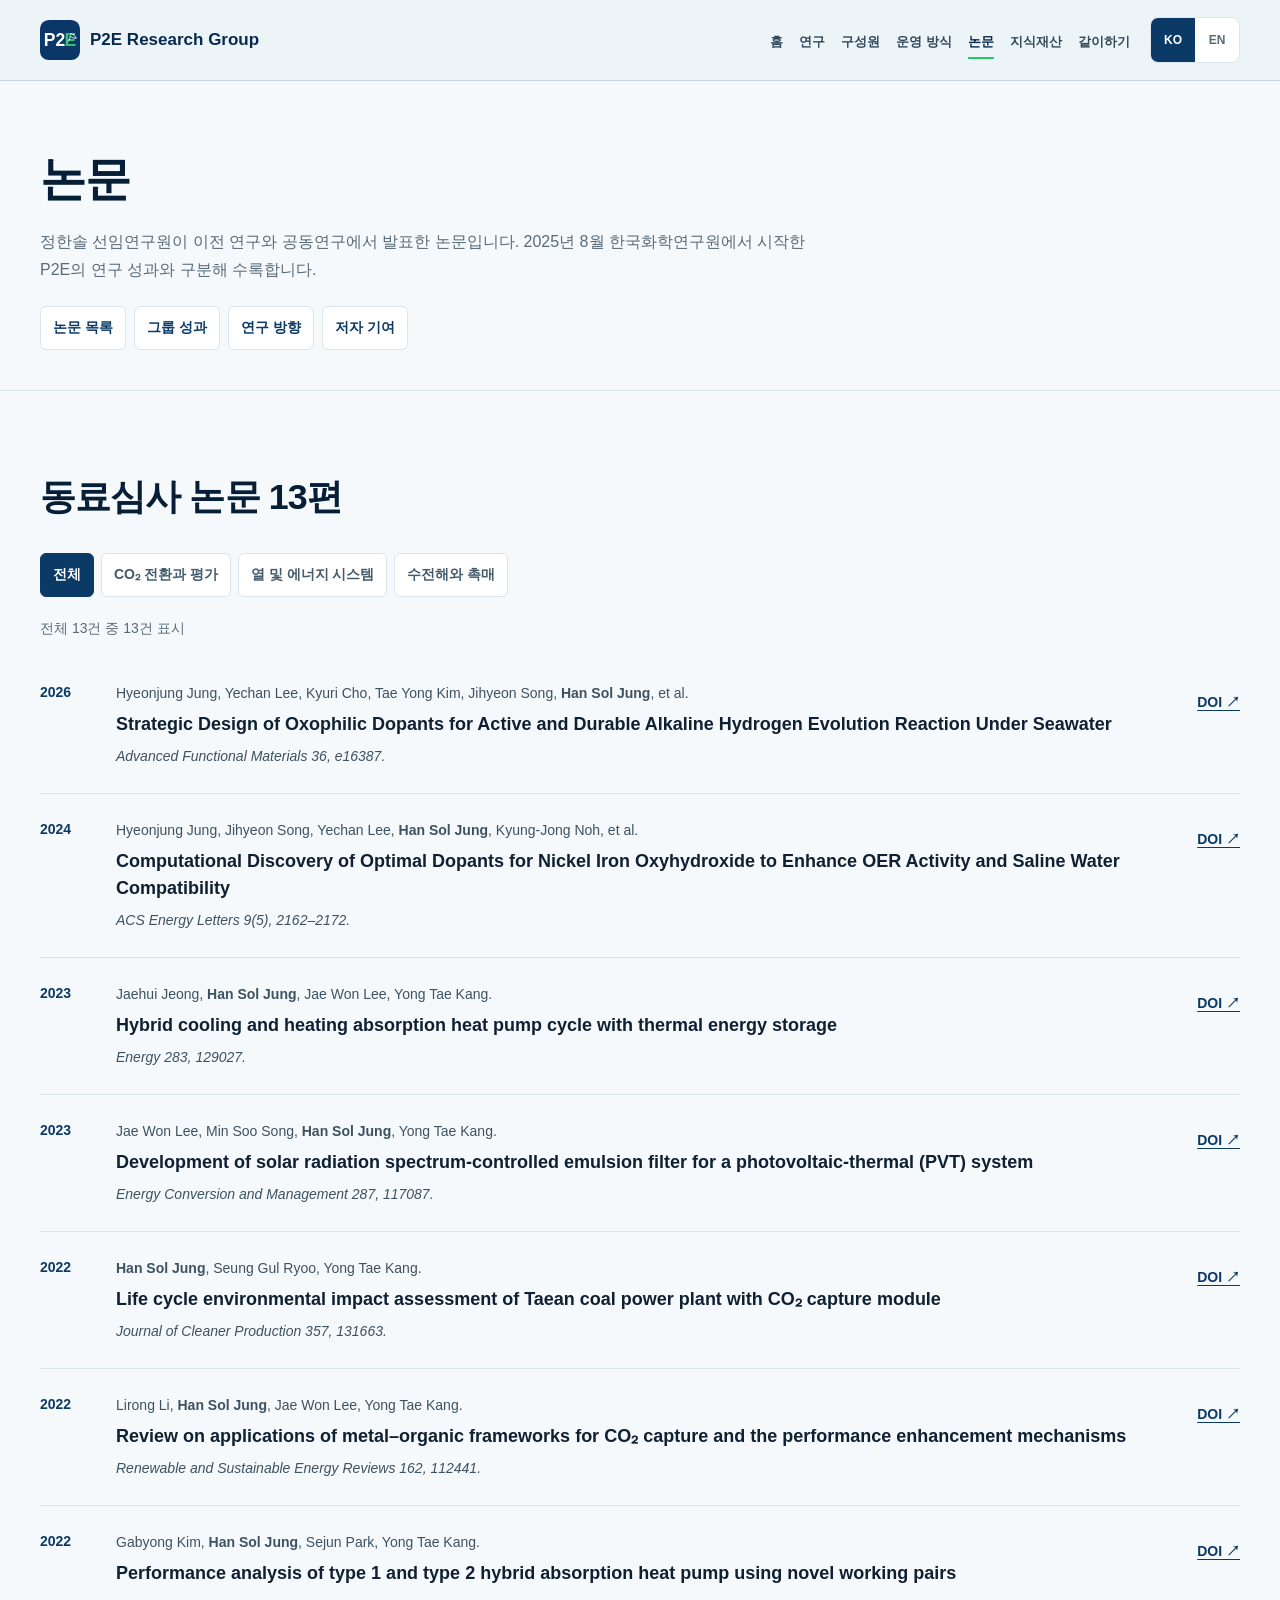
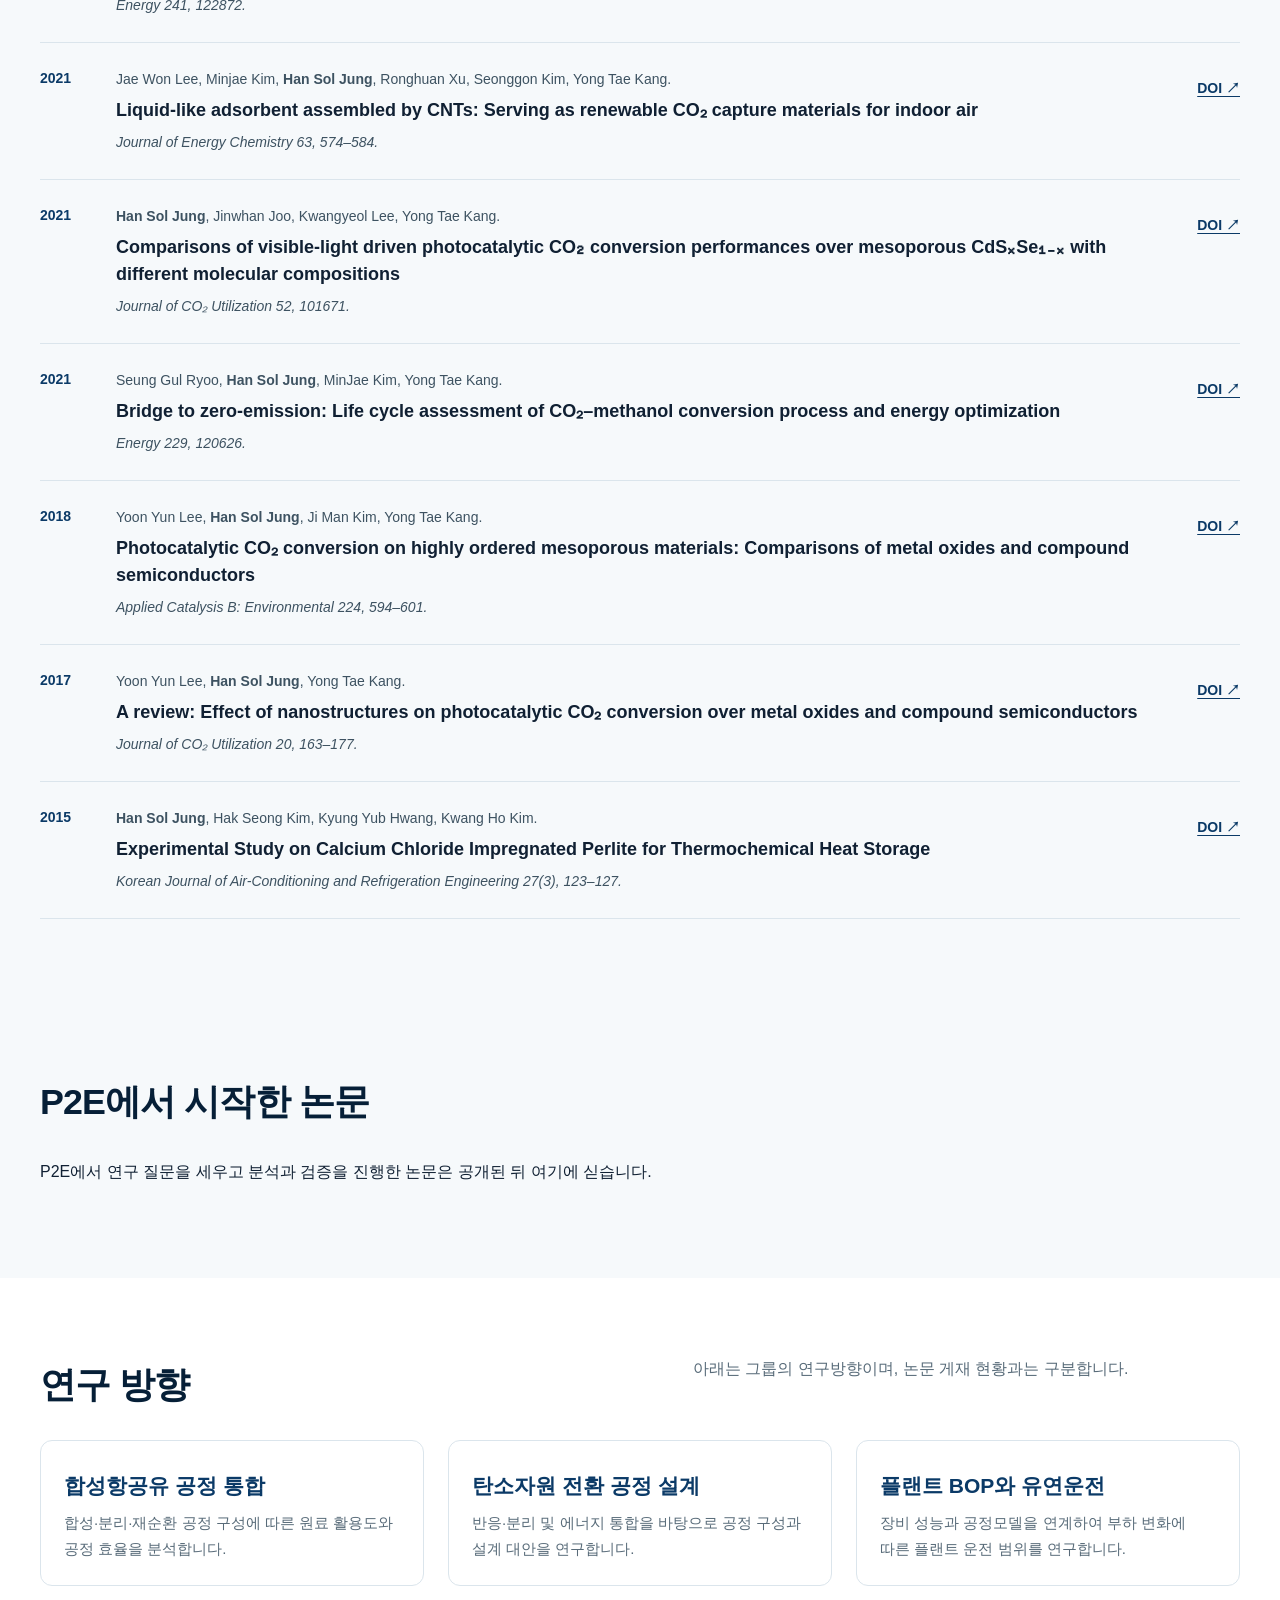
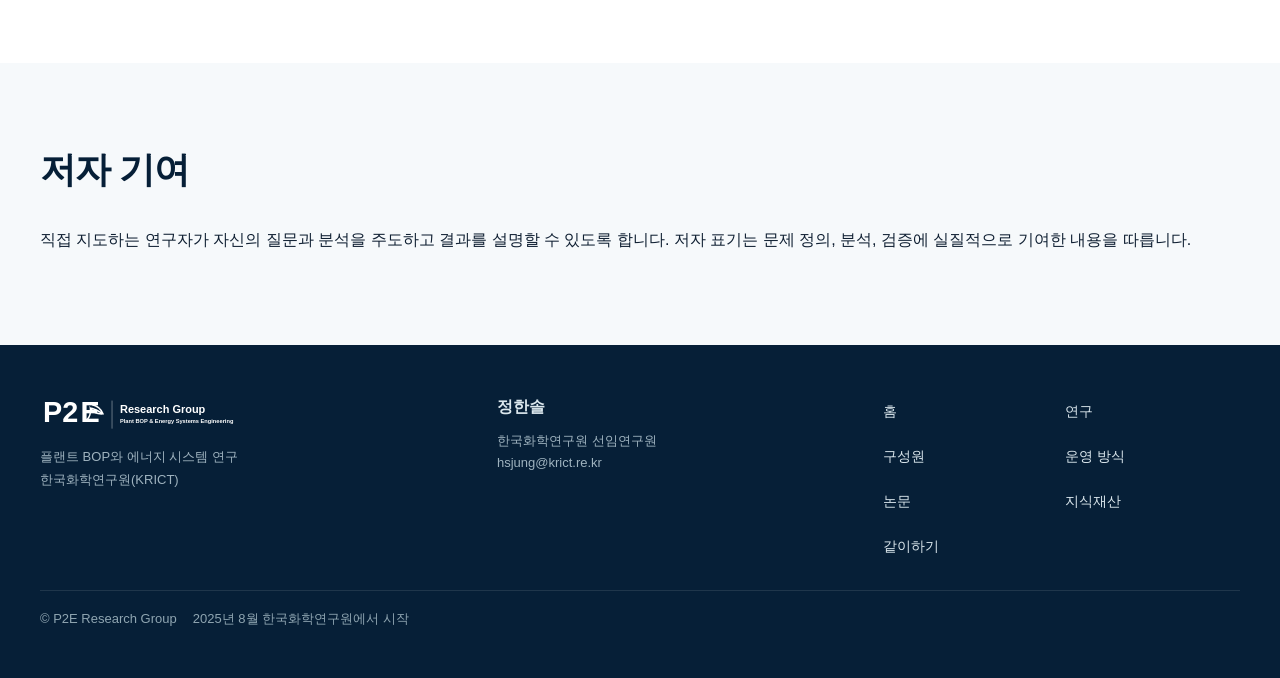
<file: publications.html>
<!doctype html>
<html lang="ko">
<head>
  <meta charset="utf-8">
  <meta name="viewport" content="width=device-width,initial-scale=1">
  <title>Publications | P2E Research Group</title>
  <meta name="robots" content="noindex,follow">
  <meta name="description" content="P2E-originated publication status, group research directions and the verified research background of Han Sol Jung.">
  <meta name="theme-color" content="#082b4d">
  <link rel="canonical" href="https://dochi37-cpu.github.io/publications.html">
  <link rel="icon" href="assets/p2e-favicon-v1.svg" type="image/svg+xml">
  <link rel="stylesheet" href="assets/site.css">
  <link rel="stylesheet" href="assets/components.css">
  <link rel="stylesheet" href="assets/responsive.css">
  <link rel="stylesheet" href="assets/editorial-polish.css">
  <meta property="og:title" content="Publications | P2E Research Group">
  <meta property="og:description" content="P2E-originated publication status, group research directions and the verified research background of Han Sol Jung.">
  <meta property="og:type" content="website">
  <meta property="og:url" content="https://dochi37-cpu.github.io/publications.html">
  <script>document.documentElement.classList.add('js')</script>
  <!-- P2E shared social preview -->
  <meta property="og:site_name" content="P2E Research Group">
  <meta property="og:image" content="https://dochi37-cpu.github.io/assets/p2e-og-v1.png">
  <meta property="og:image:type" content="image/png">
  <meta property="og:image:width" content="1200">
  <meta property="og:image:height" content="630">
  <meta property="og:image:alt" content="P2E Research Group — Plant BOP &amp; Energy Systems Engineering. From core technology to operable plant systems.">
</head>
<body data-lang="ko">
<a class="skip-link" href="#main-content"><span class="lang-ko">본문으로 건너뛰기</span><span class="lang-en">Skip to content</span></a>
<header class="site-header">
  <div class="shell nav">
    <a class="brand" href="index.html" aria-label="P2E Research Group home"><img class="brand-icon" src="assets/p2e-favicon-v1.svg" width="40" height="40" alt=""><span class="brand-title" aria-hidden="true">P2E Research Group</span></a>
    <nav id="main-menu" class="menu" aria-label="Main navigation"><a href="index.html"><span class="lang-ko">홈</span><span class="lang-en">HOME</span></a><a href="research.html"><span class="lang-ko">연구</span><span class="lang-en">RESEARCH</span></a><a href="people.html"><span class="lang-ko">구성원</span><span class="lang-en">PEOPLE</span></a><a href="group.html"><span class="lang-ko">운영 방식</span><span class="lang-en">HOW WE WORK</span></a><a href="publications.html" aria-current="page"><span class="lang-ko">논문</span><span class="lang-en">PUBLICATIONS</span></a><a href="ip.html"><span class="lang-ko">지식재산</span><span class="lang-en">IP</span></a><a href="join.html"><span class="lang-ko">같이하기</span><span class="lang-en">JOIN US</span></a></nav>
    <div class="lang-toggle" role="group" aria-label="Language selection">
      <button type="button" data-lang-button="ko" aria-pressed="true">KO</button>
      <button type="button" data-lang-button="en" aria-pressed="false">EN</button>
    </div>
    <button class="nav-toggle" type="button" aria-label="Toggle navigation" aria-controls="main-menu" aria-expanded="false">☰</button>
  </div>
</header>
<main id="main-content">
  <section class="page-hero"><div class="shell"><h1><span class="lang-ko">논문</span><span class="lang-en">Publications</span></h1><p><span class="lang-ko">정한솔 선임연구원이 이전 연구와 공동연구에서 발표한 논문입니다. 2025년 8월 한국화학연구원에서 시작한 P2E의 연구 성과와 구분해 수록합니다.</span><span class="lang-en">These papers are from Han Sol Jung’s prior and collaborative work. They are listed separately from research originating at P2E, founded at KRICT in August 2025.</span></p><div class="page-nav"><a href="#background-record"><span class="lang-ko">논문 목록</span><span class="lang-en">Published papers</span></a><a href="#p2e-status"><span class="lang-ko">그룹 성과</span><span class="lang-en">Group publications</span></a><a href="#directions"><span class="lang-ko">연구 방향</span><span class="lang-en">Research directions</span></a><a href="#credit"><span class="lang-ko">저자 기여</span><span class="lang-en">Authorship</span></a></div></div></section>

  <section class="section reveal anchor-target" id="background-record">
    <div class="shell">
      <div class="section-head"><div><h2><span class="lang-ko">동료심사 논문 13편</span><span class="lang-en">Peer-reviewed papers (13)</span></h2></div></div>
      <div class="pub-filter" role="group" aria-label="Publication filters" aria-controls="publication-results">
        <button type="button" data-publication-filter="all" aria-pressed="true"><span class="lang-ko">전체</span><span class="lang-en">All</span></button>
        <button type="button" data-publication-filter="co2" aria-pressed="false"><span class="lang-ko">CO₂ 전환과 평가</span><span class="lang-en">CO₂ conversion and assessment</span></button>
        <button type="button" data-publication-filter="thermal" aria-pressed="false"><span class="lang-ko">열 및 에너지 시스템</span><span class="lang-en">Thermal and energy systems</span></button>
        <button type="button" data-publication-filter="electrolysis" aria-pressed="false"><span class="lang-ko">수전해와 촉매</span><span class="lang-en">Water electrolysis and catalysis</span></button>
      </div>
      <p id="publication-filter-status" class="publication-filter-status" role="status" aria-live="polite" aria-atomic="true"></p>
      <div class="publication-list" id="publication-results"><article class="publication-item" data-publication-category="electrolysis"><div class="pub-year">2026</div><div class="pub-citation">Hyeonjung Jung, Yechan Lee, Kyuri Cho, Tae Yong Kim, Jihyeon Song, <strong>Han Sol Jung</strong>, et al.<span class="pub-title">Strategic Design of Oxophilic Dopants for Active and Durable Alkaline Hydrogen Evolution Reaction Under Seawater</span><em>Advanced Functional Materials 36, e16387.</em></div><a class="source-link" href="https://doi.org/10.1002/adfm.202516387" target="_blank" rel="noopener noreferrer">DOI ↗</a></article><article class="publication-item" data-publication-category="electrolysis"><div class="pub-year">2024</div><div class="pub-citation">Hyeonjung Jung, Jihyeon Song, Yechan Lee, <strong>Han Sol Jung</strong>, Kyung-Jong Noh, et al.<span class="pub-title">Computational Discovery of Optimal Dopants for Nickel Iron Oxyhydroxide to Enhance OER Activity and Saline Water Compatibility</span><em>ACS Energy Letters 9(5), 2162–2172.</em></div><a class="source-link" href="https://doi.org/10.1021/acsenergylett.4c00442" target="_blank" rel="noopener noreferrer">DOI ↗</a></article><article class="publication-item" data-publication-category="thermal"><div class="pub-year">2023</div><div class="pub-citation">Jaehui Jeong, <strong>Han Sol Jung</strong>, Jae Won Lee, Yong Tae Kang.<span class="pub-title">Hybrid cooling and heating absorption heat pump cycle with thermal energy storage</span><em>Energy 283, 129027.</em></div><a class="source-link" href="https://doi.org/10.1016/j.energy.2023.129027" target="_blank" rel="noopener noreferrer">DOI ↗</a></article><article class="publication-item" data-publication-category="thermal"><div class="pub-year">2023</div><div class="pub-citation">Jae Won Lee, Min Soo Song, <strong>Han Sol Jung</strong>, Yong Tae Kang.<span class="pub-title">Development of solar radiation spectrum-controlled emulsion filter for a photovoltaic-thermal (PVT) system</span><em>Energy Conversion and Management 287, 117087.</em></div><a class="source-link" href="https://doi.org/10.1016/j.enconman.2023.117087" target="_blank" rel="noopener noreferrer">DOI ↗</a></article><article class="publication-item" data-publication-category="co2"><div class="pub-year">2022</div><div class="pub-citation"><strong>Han Sol Jung</strong>, Seung Gul Ryoo, Yong Tae Kang.<span class="pub-title">Life cycle environmental impact assessment of Taean coal power plant with CO₂ capture module</span><em>Journal of Cleaner Production 357, 131663.</em></div><a class="source-link" href="https://doi.org/10.1016/j.jclepro.2022.131663" target="_blank" rel="noopener noreferrer">DOI ↗</a></article><article class="publication-item" data-publication-category="co2"><div class="pub-year">2022</div><div class="pub-citation">Lirong Li, <strong>Han Sol Jung</strong>, Jae Won Lee, Yong Tae Kang.<span class="pub-title">Review on applications of metal–organic frameworks for CO₂ capture and the performance enhancement mechanisms</span><em>Renewable and Sustainable Energy Reviews 162, 112441.</em></div><a class="source-link" href="https://doi.org/10.1016/j.rser.2022.112441" target="_blank" rel="noopener noreferrer">DOI ↗</a></article><article class="publication-item" data-publication-category="thermal"><div class="pub-year">2022</div><div class="pub-citation">Gabyong Kim, <strong>Han Sol Jung</strong>, Sejun Park, Yong Tae Kang.<span class="pub-title">Performance analysis of type 1 and type 2 hybrid absorption heat pump using novel working pairs</span><em>Energy 241, 122872.</em></div><a class="source-link" href="https://doi.org/10.1016/j.energy.2021.122872" target="_blank" rel="noopener noreferrer">DOI ↗</a></article><article class="publication-item" data-publication-category="co2"><div class="pub-year">2021</div><div class="pub-citation">Jae Won Lee, Minjae Kim, <strong>Han Sol Jung</strong>, Ronghuan Xu, Seonggon Kim, Yong Tae Kang.<span class="pub-title">Liquid-like adsorbent assembled by CNTs: Serving as renewable CO₂ capture materials for indoor air</span><em>Journal of Energy Chemistry 63, 574–584.</em></div><a class="source-link" href="https://doi.org/10.1016/j.jechem.2021.08.027" target="_blank" rel="noopener noreferrer">DOI ↗</a></article><article class="publication-item" data-publication-category="co2"><div class="pub-year">2021</div><div class="pub-citation"><strong>Han Sol Jung</strong>, Jinwhan Joo, Kwangyeol Lee, Yong Tae Kang.<span class="pub-title">Comparisons of visible-light driven photocatalytic CO₂ conversion performances over mesoporous CdSₓSe₁₋ₓ with different molecular compositions</span><em>Journal of CO₂ Utilization 52, 101671.</em></div><a class="source-link" href="https://doi.org/10.1016/j.jcou.2021.101671" target="_blank" rel="noopener noreferrer">DOI ↗</a></article><article class="publication-item" data-publication-category="co2"><div class="pub-year">2021</div><div class="pub-citation">Seung Gul Ryoo, <strong>Han Sol Jung</strong>, MinJae Kim, Yong Tae Kang.<span class="pub-title">Bridge to zero-emission: Life cycle assessment of CO₂–methanol conversion process and energy optimization</span><em>Energy 229, 120626.</em></div><a class="source-link" href="https://doi.org/10.1016/j.energy.2021.120626" target="_blank" rel="noopener noreferrer">DOI ↗</a></article><article class="publication-item" data-publication-category="co2"><div class="pub-year">2018</div><div class="pub-citation">Yoon Yun Lee, <strong>Han Sol Jung</strong>, Ji Man Kim, Yong Tae Kang.<span class="pub-title">Photocatalytic CO₂ conversion on highly ordered mesoporous materials: Comparisons of metal oxides and compound semiconductors</span><em>Applied Catalysis B: Environmental 224, 594–601.</em></div><a class="source-link" href="https://doi.org/10.1016/j.apcatb.2017.10.068" target="_blank" rel="noopener noreferrer">DOI ↗</a></article><article class="publication-item" data-publication-category="co2"><div class="pub-year">2017</div><div class="pub-citation">Yoon Yun Lee, <strong>Han Sol Jung</strong>, Yong Tae Kang.<span class="pub-title">A review: Effect of nanostructures on photocatalytic CO₂ conversion over metal oxides and compound semiconductors</span><em>Journal of CO₂ Utilization 20, 163–177.</em></div><a class="source-link" href="https://doi.org/10.1016/j.jcou.2017.05.019" target="_blank" rel="noopener noreferrer">DOI ↗</a></article><article class="publication-item" data-publication-category="thermal"><div class="pub-year">2015</div><div class="pub-citation"><strong>Han Sol Jung</strong>, Hak Seong Kim, Kyung Yub Hwang, Kwang Ho Kim.<span class="pub-title">Experimental Study on Calcium Chloride Impregnated Perlite for Thermochemical Heat Storage</span><em>Korean Journal of Air-Conditioning and Refrigeration Engineering 27(3), 123–127.</em></div><a class="source-link" href="https://doi.org/10.6110/KJACR.2015.27.3.123" target="_blank" rel="noopener noreferrer">DOI ↗</a></article></div>

    </div>
  </section>

<section class="section anchor-target" id="p2e-status">
    <div class="shell">
      <div class="section-head"><div><h2><span class="lang-ko">P2E에서 시작한 논문</span><span class="lang-en">Papers originating at P2E</span></h2></div></div>
      <p><span class="lang-ko">P2E에서 연구 질문을 세우고 분석과 검증을 진행한 논문은 공개된 뒤 여기에 싣습니다.</span><span class="lang-en">Papers based on questions, analysis and validation developed at P2E will be listed once public.</span></p>
    </div>
  </section>

<section class="section alt anchor-target" id="directions">
    <div class="shell">
      <div class="section-head"><div><h2><span class="lang-ko">연구 방향</span><span class="lang-en">Research directions</span></h2></div><p><span class="lang-ko">아래는 그룹의 연구방향이며, 논문 게재 현황과는 구분합니다.</span><span class="lang-en">These are group research directions, not a record of publication status.</span></p></div>
      <div class="grid three">
        <article class="card"><h3><span class="lang-ko">합성항공유 공정 통합</span><span class="lang-en">e-SAF process integration</span></h3><p><span class="lang-ko">합성·분리·재순환 공정 구성에 따른 원료 활용도와 공정 효율을 분석합니다.</span><span class="lang-en">We study how synthesis, separation and recycle configurations affect feedstock utilization and process efficiency.</span></p></article>
        <article class="card"><h3><span class="lang-ko">탄소자원 전환 공정 설계</span><span class="lang-en">Carbon conversion process design</span></h3><p><span class="lang-ko">반응·분리 및 에너지 통합을 바탕으로 공정 구성과 설계 대안을 연구합니다.</span><span class="lang-en">We explore process configurations and design alternatives through reaction, separation and energy integration.</span></p></article>
        <article class="card"><h3><span class="lang-ko">플랜트 BOP와 유연운전</span><span class="lang-en">Plant BOP and flexible operation</span></h3><p><span class="lang-ko">장비 성능과 공정모델을 연계하여 부하 변화에 따른 플랜트 운전 범위를 연구합니다.</span><span class="lang-en">We link equipment performance with process models to study plant operating ranges under variable loads.</span></p></article>
      </div>
    </div>
  </section>

<section class="section anchor-target" id="credit">
    <div class="shell">
      <div class="section-head"><div><h2><span class="lang-ko">저자 기여</span><span class="lang-en">Authorship</span></h2></div></div>
      <p><span class="lang-ko">직접 지도하는 연구자가 자신의 질문과 분석을 주도하고 결과를 설명할 수 있도록 합니다. 저자 표기는 문제 정의, 분석, 검증에 실질적으로 기여한 내용을 따릅니다.</span><span class="lang-en">We support mentored researchers in leading their own questions and explaining the results. Authorship reflects contributions to framing, analysis and validation.</span></p>
    </div>
  </section>
</main>
<footer class="footer">
  <div class="shell">
    <div class="footer-grid">
      <div>
        <img src="assets/p2e-wordmark-v1.svg" alt="P2E Research Group">
        <small><span class="lang-ko">플랜트 BOP와 에너지 시스템 연구<br>한국화학연구원(KRICT)</span><span class="lang-en">Plant BOP &amp; Energy Systems Engineering<br>Korea Research Institute of Chemical Technology (KRICT)</span></small>
      </div>
      <div>
        <strong><span class="lang-ko">정한솔</span><span class="lang-en">Han Sol Jung, Ph.D.</span></strong>
        <small><span class="lang-ko">한국화학연구원 선임연구원</span><span class="lang-en">Senior Researcher, KRICT</span><br><a href="mailto:hsjung@krict.re.kr">hsjung@krict.re.kr</a></small>
      </div>
      <div class="footer-links">
        <a href="index.html"><span class="lang-ko">홈</span><span class="lang-en">HOME</span></a><a href="research.html"><span class="lang-ko">연구</span><span class="lang-en">RESEARCH</span></a>
        <a href="people.html"><span class="lang-ko">구성원</span><span class="lang-en">PEOPLE</span></a><a href="group.html"><span class="lang-ko">운영 방식</span><span class="lang-en">How We Work</span></a>
        <a href="publications.html"><span class="lang-ko">논문</span><span class="lang-en">PUBLICATIONS</span></a><a href="ip.html"><span class="lang-ko">지식재산</span><span class="lang-en">IP</span></a>
        <a href="join.html"><span class="lang-ko">같이하기</span><span class="lang-en">JOIN US</span></a>
      </div>
    </div>
    <div class="copyright">© P2E Research Group<span class="footer-origin"><span class="lang-ko">2025년 8월 한국화학연구원에서 시작</span><span class="lang-en">Established at KRICT in August 2025</span></span></div>
  </div>
</footer>
<script src="assets/site.js"></script>
</body>
</html>
</file>
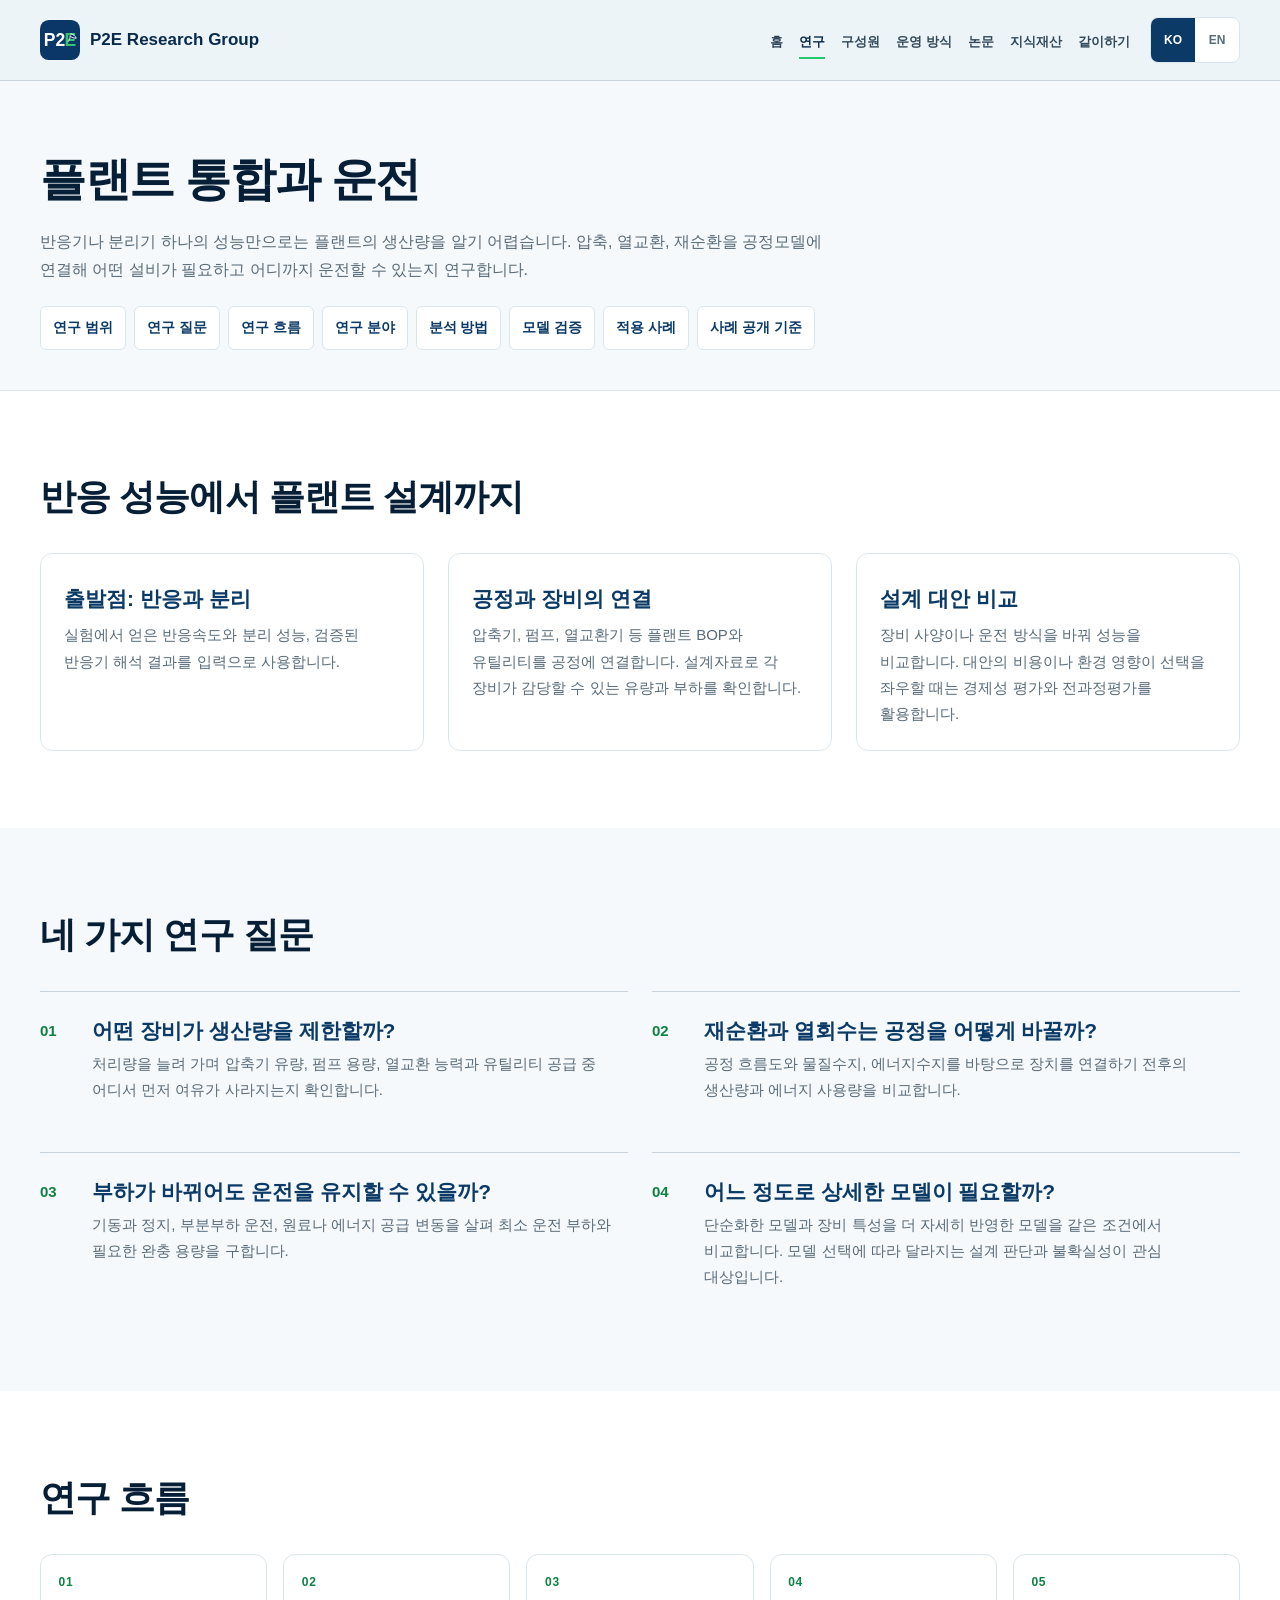
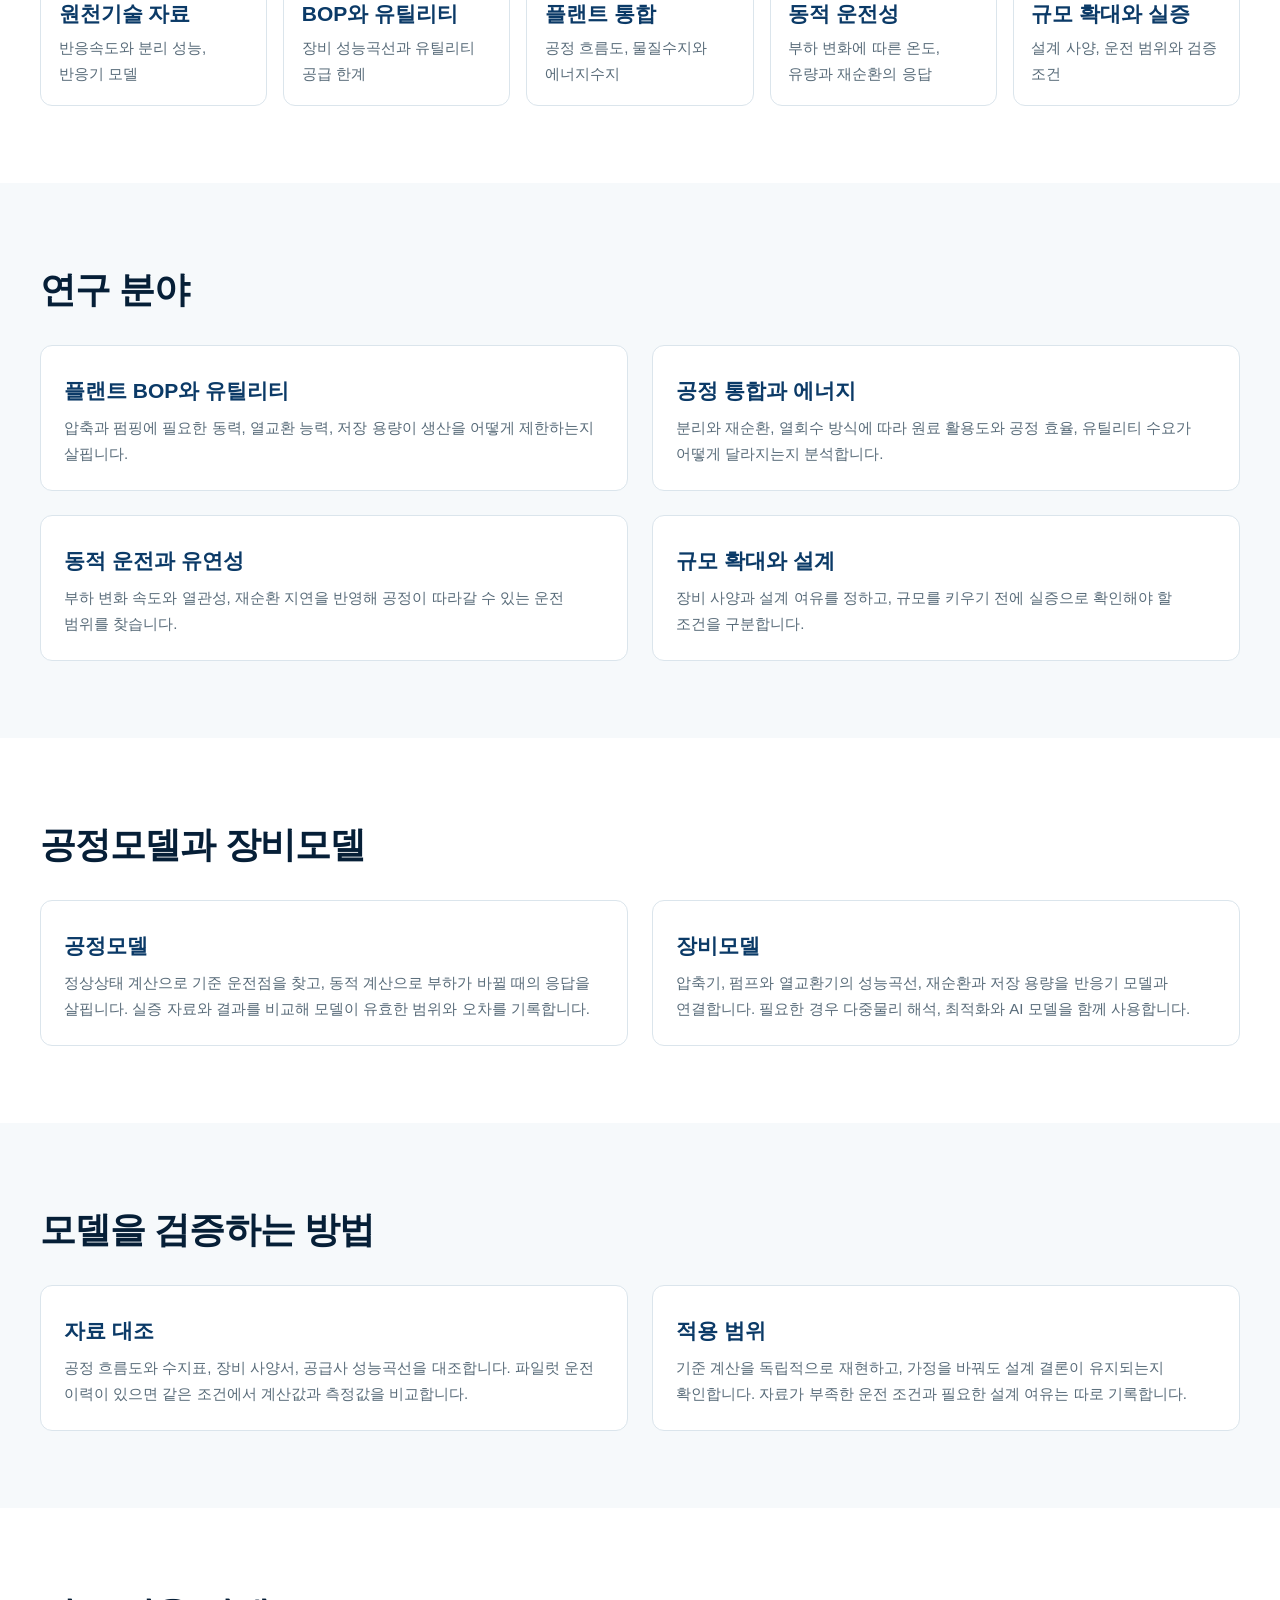
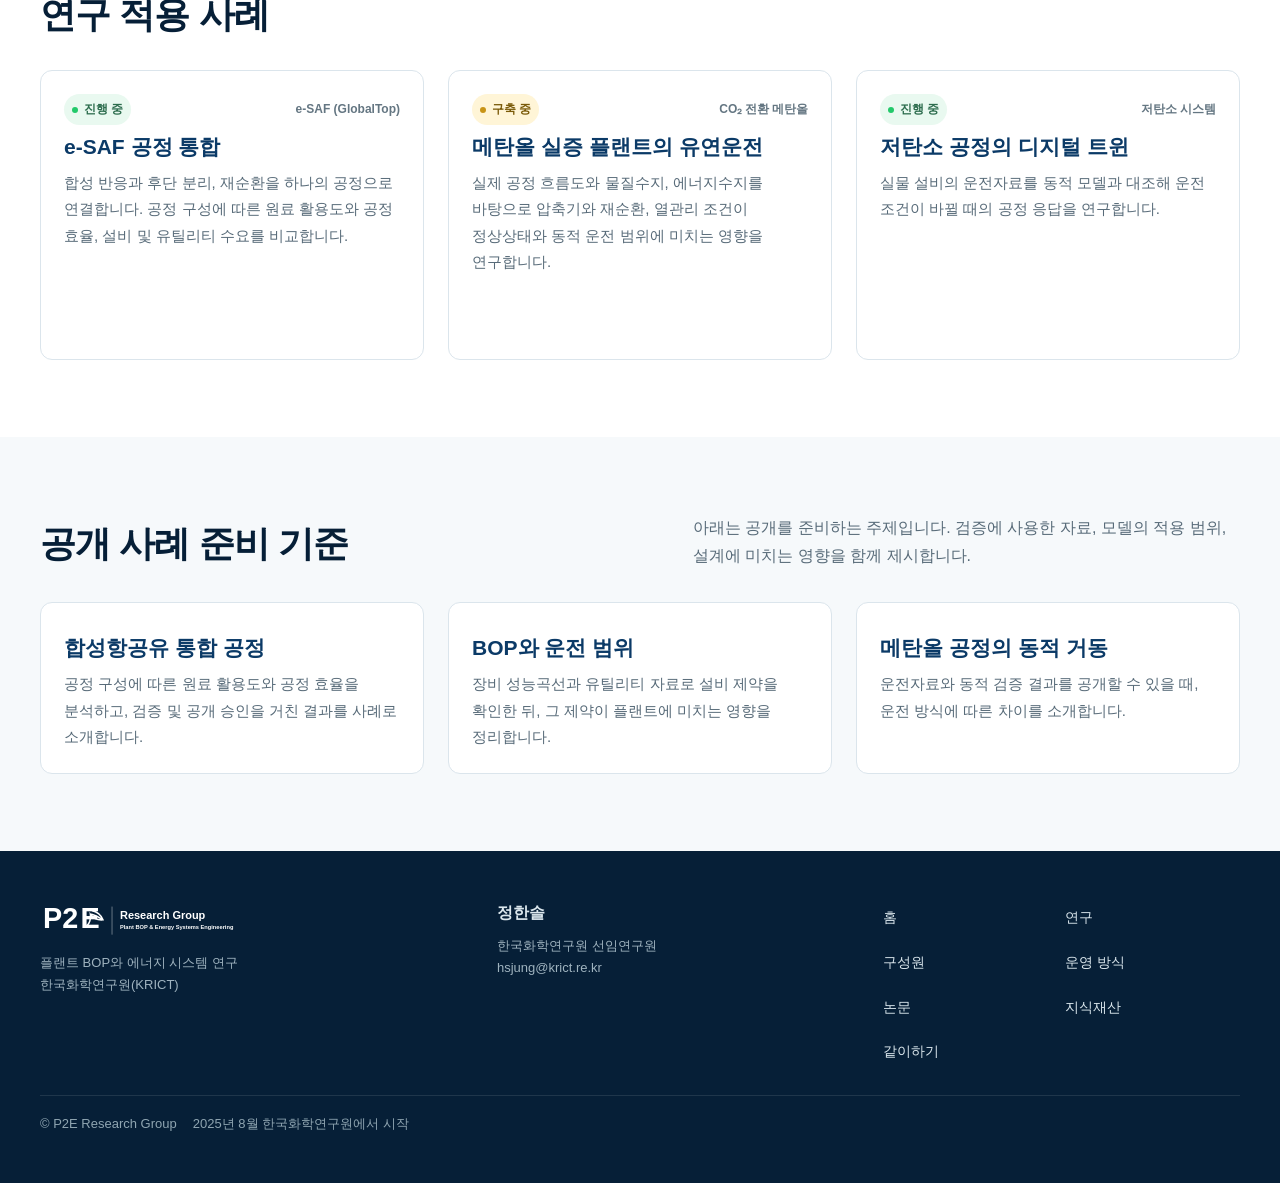
<file: research.html>
<!doctype html>
<html lang="ko">
<head>
  <meta charset="utf-8">
  <meta name="viewport" content="width=device-width,initial-scale=1">
  <title>Research | P2E Research Group</title>
  <meta name="robots" content="noindex,follow">
  <meta name="description" content="Plant BOP and Energy Systems Engineering research, flagship questions, methods, evidence standards, research assets and current testbeds of the P2E Research Group at KRICT.">
  <meta name="theme-color" content="#082b4d">
  <link rel="canonical" href="https://dochi37-cpu.github.io/research.html">
  <link rel="icon" href="assets/p2e-favicon-v1.svg" type="image/svg+xml">
  <link rel="stylesheet" href="assets/site.css">
  <link rel="stylesheet" href="assets/components.css">
  <link rel="stylesheet" href="assets/responsive.css">
  <link rel="stylesheet" href="assets/editorial-polish.css">
  <meta property="og:title" content="Research | P2E Research Group">
  <meta property="og:description" content="Plant BOP and Energy Systems Engineering research, flagship questions, methods, evidence standards, research assets and current testbeds of the P2E Research Group at KRICT.">
  <meta property="og:type" content="website">
  <meta property="og:url" content="https://dochi37-cpu.github.io/research.html">
  <script>document.documentElement.classList.add('js')</script>
  <!-- P2E shared social preview -->
  <meta property="og:site_name" content="P2E Research Group">
  <meta property="og:image" content="https://dochi37-cpu.github.io/assets/p2e-og-v1.png">
  <meta property="og:image:type" content="image/png">
  <meta property="og:image:width" content="1200">
  <meta property="og:image:height" content="630">
  <meta property="og:image:alt" content="P2E Research Group — Plant BOP &amp; Energy Systems Engineering. From core technology to operable plant systems.">
</head>
<body data-lang="ko">
<a class="skip-link" href="#main-content"><span class="lang-ko">본문으로 건너뛰기</span><span class="lang-en">Skip to content</span></a>
<header class="site-header">
  <div class="shell nav">
    <a class="brand" href="index.html" aria-label="P2E Research Group home"><img class="brand-icon" src="assets/p2e-favicon-v1.svg" width="40" height="40" alt=""><span class="brand-title" aria-hidden="true">P2E Research Group</span></a>
    <nav id="main-menu" class="menu" aria-label="Main navigation"><a href="index.html"><span class="lang-ko">홈</span><span class="lang-en">HOME</span></a><a href="research.html" aria-current="page"><span class="lang-ko">연구</span><span class="lang-en">RESEARCH</span></a><a href="people.html"><span class="lang-ko">구성원</span><span class="lang-en">PEOPLE</span></a><a href="group.html"><span class="lang-ko">운영 방식</span><span class="lang-en">HOW WE WORK</span></a><a href="publications.html"><span class="lang-ko">논문</span><span class="lang-en">PUBLICATIONS</span></a><a href="ip.html"><span class="lang-ko">지식재산</span><span class="lang-en">IP</span></a><a href="join.html"><span class="lang-ko">같이하기</span><span class="lang-en">JOIN US</span></a></nav>
    <div class="lang-toggle" role="group" aria-label="Language selection">
      <button type="button" data-lang-button="ko" aria-pressed="true">KO</button>
      <button type="button" data-lang-button="en" aria-pressed="false">EN</button>
    </div>
    <button class="nav-toggle" type="button" aria-label="Toggle navigation" aria-controls="main-menu" aria-expanded="false">☰</button>
  </div>
</header>
<main id="main-content">
  <section class="page-hero"><div class="shell"><h1><span class="lang-ko">플랜트 통합과 운전</span><span class="lang-en">Plant integration and operation</span></h1><p><span class="lang-ko">반응기나 분리기 하나의 성능만으로는 플랜트의 생산량을 알기 어렵습니다. 압축, 열교환, 재순환을 공정모델에 연결해 어떤 설비가 필요하고 어디까지 운전할 수 있는지 연구합니다.</span><span class="lang-en">A reactor or separator alone tells us little about plant output. We model compression, heat exchange and recycle alongside the core process to determine what equipment the plant needs and where it can operate.</span></p><div class="page-nav"><a href="#positioning"><span class="lang-ko">연구 범위</span><span class="lang-en">Scope</span></a><a href="#questions"><span class="lang-ko">연구 질문</span><span class="lang-en">Questions</span></a><a href="#architecture"><span class="lang-ko">연구 흐름</span><span class="lang-en">Workflow</span></a><a href="#themes"><span class="lang-ko">연구 분야</span><span class="lang-en">Themes</span></a><a href="#methods"><span class="lang-ko">분석 방법</span><span class="lang-en">Methods</span></a><a href="#evidence"><span class="lang-ko">모델 검증</span><span class="lang-en">Validation</span></a><a href="#testbeds"><span class="lang-ko">적용 사례</span><span class="lang-en">Applications</span></a><a href="#case-studies"><span class="lang-ko">사례 공개 기준</span><span class="lang-en">Case studies</span></a></div></div></section>

  <section class="section alt anchor-target" id="positioning">
    <div class="shell">
      <div class="section-head"><div><h2><span class="lang-ko">반응 성능에서 플랜트 설계까지</span><span class="lang-en">From reaction performance to plant design</span></h2></div></div>
      <div class="grid three">
        <article class="card"><h3><span class="lang-ko">출발점: 반응과 분리</span><span class="lang-en">Starting point: reaction and separation</span></h3><p><span class="lang-ko">실험에서 얻은 반응속도와 분리 성능, 검증된 반응기 해석 결과를 입력으로 사용합니다.</span><span class="lang-en">We start with measured reaction rates and separation performance, along with validated reactor models.</span></p></article>
        <article class="card"><h3><span class="lang-ko">공정과 장비의 연결</span><span class="lang-en">Connecting process and equipment</span></h3><p><span class="lang-ko">압축기, 펌프, 열교환기 등 플랜트 BOP와 유틸리티를 공정에 연결합니다. 설계자료로 각 장비가 감당할 수 있는 유량과 부하를 확인합니다.</span><span class="lang-en">We connect compressors, pumps, heat exchangers and utilities to the process. Engineering data tell us which flows and loads each unit can handle.</span></p></article>
        <article class="card"><h3><span class="lang-ko">설계 대안 비교</span><span class="lang-en">Comparing design options</span></h3><p><span class="lang-ko">장비 사양이나 운전 방식을 바꿔 성능을 비교합니다. 대안의 비용이나 환경 영향이 선택을 좌우할 때는 경제성 평가와 전과정평가를 활용합니다.</span><span class="lang-en">We compare equipment specifications and operating strategies, including cost and life-cycle impacts when they affect the choice.</span></p></article>
      </div>
    </div>
  </section>

  <section class="section anchor-target" id="questions">
    <div class="shell">
      <div class="section-head"><div><h2><span class="lang-ko">네 가지 연구 질문</span><span class="lang-en">Four research questions</span></h2></div></div>
      <div class="question-grid">
        <article class="question-card"><div class="question-label">01</div><div><h3><span class="lang-ko">어떤 장비가 생산량을 제한할까?</span><span class="lang-en">Which equipment sets the production limit?</span></h3><p><span class="lang-ko">처리량을 늘려 가며 압축기 유량, 펌프 용량, 열교환 능력과 유틸리티 공급 중 어디서 먼저 여유가 사라지는지 확인합니다.</span><span class="lang-en">As throughput rises, we check which limit is reached first: compressor flow, pumping capacity, heat transfer or utility supply.</span></p></div></article>
        <article class="question-card"><div class="question-label">02</div><div><h3><span class="lang-ko">재순환과 열회수는 공정을 어떻게 바꿀까?</span><span class="lang-en">What changes when we recycle material and recover heat?</span></h3><p><span class="lang-ko">공정 흐름도와 물질수지, 에너지수지를 바탕으로 장치를 연결하기 전후의 생산량과 에너지 사용량을 비교합니다.</span><span class="lang-en">Process flow diagrams and material and energy balances let us compare output and energy demand before and after integration.</span></p></div></article>
        <article class="question-card"><div class="question-label">03</div><div><h3><span class="lang-ko">부하가 바뀌어도 운전을 유지할 수 있을까?</span><span class="lang-en">Can the plant keep running as loads change?</span></h3><p><span class="lang-ko">기동과 정지, 부분부하 운전, 원료나 에너지 공급 변동을 살펴 최소 운전 부하와 필요한 완충 용량을 구합니다.</span><span class="lang-en">We examine startup, shutdown, part-load operation and changes in feed or energy supply to estimate minimum load and buffer capacity.</span></p></div></article>
        <article class="question-card"><div class="question-label">04</div><div><h3><span class="lang-ko">어느 정도로 상세한 모델이 필요할까?</span><span class="lang-en">How much model detail is useful?</span></h3><p><span class="lang-ko">단순화한 모델과 장비 특성을 더 자세히 반영한 모델을 같은 조건에서 비교합니다. 모델 선택에 따라 달라지는 설계 판단과 불확실성이 관심 대상입니다.</span><span class="lang-en">We run simpler and more detailed equipment models under the same conditions, then examine which design choices change and how uncertain they are.</span></p></div></article>
      </div>
    </div>
  </section>

  <section class="section alt anchor-target" id="architecture">
    <div class="shell">
      <div class="section-head"><div><h2><span class="lang-ko">연구 흐름</span><span class="lang-en">Research workflow</span></h2></div></div>
      <div class="workflow-list">
        <article class="card"><div class="card-number">01</div><h3><span class="lang-ko">원천기술 자료</span><span class="lang-en">Core technology data</span></h3><p><span class="lang-ko">반응속도와 분리 성능, 반응기 모델</span><span class="lang-en">Kinetics, separation performance and reactor models</span></p></article>
        <article class="card"><div class="card-number">02</div><h3><span class="lang-ko">BOP와 유틸리티</span><span class="lang-en">BOP and utilities</span></h3><p><span class="lang-ko">장비 성능곡선과 유틸리티 공급 한계</span><span class="lang-en">Equipment curves and utility limits</span></p></article>
        <article class="card"><div class="card-number">03</div><h3><span class="lang-ko">플랜트 통합</span><span class="lang-en">Plant integration</span></h3><p><span class="lang-ko">공정 흐름도, 물질수지와 에너지수지</span><span class="lang-en">Process flowsheets and material and energy balances</span></p></article>
        <article class="card"><div class="card-number">04</div><h3><span class="lang-ko">동적 운전성</span><span class="lang-en">Dynamic operability</span></h3><p><span class="lang-ko">부하 변화에 따른 온도, 유량과 재순환의 응답</span><span class="lang-en">Temperature, flow and recycle response to load changes</span></p></article>
        <article class="card"><div class="card-number">05</div><h3><span class="lang-ko">규모 확대와 실증</span><span class="lang-en">Scale-up and demonstration</span></h3><p><span class="lang-ko">설계 사양, 운전 범위와 검증 조건</span><span class="lang-en">Design specifications, operating ranges and test conditions</span></p></article>
      </div>
    </div>
  </section>

  <section class="section anchor-target" id="themes">
    <div class="shell">
      <div class="section-head"><div><h2><span class="lang-ko">연구 분야</span><span class="lang-en">Research themes</span></h2></div></div>
      <div class="grid two">
        <article class="card"><h3><span class="lang-ko">플랜트 BOP와 유틸리티</span><span class="lang-en">BOP and utility systems</span></h3><p><span class="lang-ko">압축과 펌핑에 필요한 동력, 열교환 능력, 저장 용량이 생산을 어떻게 제한하는지 살핍니다.</span><span class="lang-en">We study how compression and pumping power, heat transfer and storage capacity limit production.</span></p></article>
        <article class="card"><h3><span class="lang-ko">공정 통합과 에너지</span><span class="lang-en">Plant integration and energy</span></h3><p><span class="lang-ko">분리와 재순환, 열회수 방식에 따라 원료 활용도와 공정 효율, 유틸리티 수요가 어떻게 달라지는지 분석합니다.</span><span class="lang-en">We compare separation, recycle and heat-recovery options to see how they affect feedstock utilization, process efficiency and utility demand.</span></p></article>
        <article class="card"><h3><span class="lang-ko">동적 운전과 유연성</span><span class="lang-en">Operability under variable loads</span></h3><p><span class="lang-ko">부하 변화 속도와 열관성, 재순환 지연을 반영해 공정이 따라갈 수 있는 운전 범위를 찾습니다.</span><span class="lang-en">We account for load ramps, thermal inertia and recycle delays to find operating limits.</span></p></article>
        <article class="card"><h3><span class="lang-ko">규모 확대와 설계</span><span class="lang-en">Scale-up and design</span></h3><p><span class="lang-ko">장비 사양과 설계 여유를 정하고, 규모를 키우기 전에 실증으로 확인해야 할 조건을 구분합니다.</span><span class="lang-en">We examine equipment specifications and design margins, and identify conditions that need demonstration before scale-up.</span></p></article>
      </div>
    </div>
  </section>

  <section class="section alt anchor-target" id="methods">
    <div class="shell">
      <div class="section-head"><div><h2><span class="lang-ko">공정모델과 장비모델</span><span class="lang-en">Process and equipment models</span></h2></div></div>
      <div class="grid two">
        <article class="card"><h3><span class="lang-ko">공정모델</span><span class="lang-en">Process models</span></h3><p><span class="lang-ko">정상상태 계산으로 기준 운전점을 찾고, 동적 계산으로 부하가 바뀔 때의 응답을 살핍니다. 실증 자료와 결과를 비교해 모델이 유효한 범위와 오차를 기록합니다.</span><span class="lang-en">Steady-state models establish a reference point. Dynamic models show the response to load changes. We compare predictions with demonstration data and document errors and limits.</span></p></article>
        <article class="card"><h3><span class="lang-ko">장비모델</span><span class="lang-en">Equipment models</span></h3><p><span class="lang-ko">압축기, 펌프와 열교환기의 성능곡선, 재순환과 저장 용량을 반응기 모델과 연결합니다. 필요한 경우 다중물리 해석, 최적화와 AI 모델을 함께 사용합니다.</span><span class="lang-en">We link compressor, pump and heat-exchanger performance, recycle loops and storage capacity to reactor models. Multiphysics analysis, optimization and AI models are used where the question calls for them.</span></p></article>
      </div>
    </div>
  </section>

  <section class="section anchor-target" id="evidence">
    <div class="shell">
      <div class="section-head"><div><h2><span class="lang-ko">모델을 검증하는 방법</span><span class="lang-en">How we check a model</span></h2></div></div>
      <div class="grid two">
        <article class="card"><h3><span class="lang-ko">자료 대조</span><span class="lang-en">Check the inputs</span></h3><p><span class="lang-ko">공정 흐름도와 수지표, 장비 사양서, 공급사 성능곡선을 대조합니다. 파일럿 운전 이력이 있으면 같은 조건에서 계산값과 측정값을 비교합니다.</span><span class="lang-en">We cross-check flowsheets, balances, equipment specifications and vendor curves. Where pilot records are available, we compare measurements with calculations at matching conditions.</span></p></article>
        <article class="card"><h3><span class="lang-ko">적용 범위</span><span class="lang-en">Establish the limits</span></h3><p><span class="lang-ko">기준 계산을 독립적으로 재현하고, 가정을 바꿔도 설계 결론이 유지되는지 확인합니다. 자료가 부족한 운전 조건과 필요한 설계 여유는 따로 기록합니다.</span><span class="lang-en">We reproduce the reference case independently and vary its assumptions. We document data gaps and design margins where the predictions are less certain.</span></p></article>
      </div>
    </div>
  </section>

  <section class="section alt anchor-target" id="testbeds">
    <div class="shell">
      <div class="section-head"><div><h2><span class="lang-ko">연구 적용 사례</span><span class="lang-en">Research applications</span></h2></div></div>
      <div class="grid three">
        <article class="card status-card"><div class="status-row"><span class="status-badge"><span class="lang-ko">진행 중</span><span class="lang-en">Active</span></span><span class="status-owner"><span class="lang-ko">e-SAF (GlobalTop)</span><span class="lang-en">e-SAF (GlobalTop)</span></span></div><h3><span class="lang-ko">e-SAF 공정 통합</span><span class="lang-en">Integrated e-SAF process</span></h3><p><span class="lang-ko">합성 반응과 후단 분리, 재순환을 하나의 공정으로 연결합니다. 공정 구성에 따른 원료 활용도와 공정 효율, 설비 및 유틸리티 수요를 비교합니다.</span><span class="lang-en">We integrate synthesis, downstream separation and recycle into a plant model to compare feedstock utilization, process efficiency, equipment capacity and utility requirements.</span></p></article>
        <article class="card status-card"><div class="status-row"><span class="status-badge planned"><span class="lang-ko">구축 중</span><span class="lang-en">Building</span></span><span class="status-owner"><span class="lang-ko">CO₂ 전환 메탄올</span><span class="lang-en">CO₂-to-methanol</span></span></div><h3><span class="lang-ko">메탄올 실증 플랜트의 유연운전</span><span class="lang-en">Flexible operation of a methanol demonstration plant</span></h3><p><span class="lang-ko">실제 공정 흐름도와 물질수지, 에너지수지를 바탕으로 압축기와 재순환, 열관리 조건이 정상상태와 동적 운전 범위에 미치는 영향을 연구합니다.</span><span class="lang-en">Using plant flowsheets and balances, we study how compressor, recycle and thermal constraints shape steady-state and dynamic operating ranges.</span></p></article>
        <article class="card status-card"><div class="status-row"><span class="status-badge"><span class="lang-ko">진행 중</span><span class="lang-en">Active</span></span><span class="status-owner"><span class="lang-ko">저탄소 시스템</span><span class="lang-en">Low-carbon systems</span></span></div><h3><span class="lang-ko">저탄소 공정의 디지털 트윈</span><span class="lang-en">Digital twins for low-carbon processes</span></h3><p><span class="lang-ko">실물 설비의 운전자료를 동적 모델과 대조해 운전 조건이 바뀔 때의 공정 응답을 연구합니다.</span><span class="lang-en">We compare plant operating data with dynamic models to study process response as operating conditions change.</span></p></article>
      </div>
    </div>
  </section>

  <section class="section anchor-target" id="case-studies">
    <div class="shell">
      <div class="section-head"><div><h2><span class="lang-ko">공개 사례 준비 기준</span><span class="lang-en">Preparing cases for publication</span></h2></div><p><span class="lang-ko">아래는 공개를 준비하는 주제입니다. 검증에 사용한 자료, 모델의 적용 범위, 설계에 미치는 영향을 함께 제시합니다.</span><span class="lang-en">These topics are in preparation. Each case will describe the supporting data, the model’s range of validity and the design implications.</span></p></div>
      <div class="grid three">
        <article class="card"><h3><span class="lang-ko">합성항공유 통합 공정</span><span class="lang-en">Integrated e-SAF plant</span></h3><p><span class="lang-ko">공정 구성에 따른 원료 활용도와 공정 효율을 분석하고, 검증 및 공개 승인을 거친 결과를 사례로 소개합니다.</span><span class="lang-en">We examine how process configuration affects feedstock utilization and efficiency. Only validated results cleared for release will be presented as case studies.</span></p></article>
        <article class="card"><h3><span class="lang-ko">BOP와 운전 범위</span><span class="lang-en">BOP and operating limits</span></h3><p><span class="lang-ko">장비 성능곡선과 유틸리티 자료로 설비 제약을 확인한 뒤, 그 제약이 플랜트에 미치는 영향을 정리합니다.</span><span class="lang-en">This case will trace equipment constraints through the plant after they have been checked against performance curves and utility data.</span></p></article>
        <article class="card"><h3><span class="lang-ko">메탄올 공정의 동적 거동</span><span class="lang-en">Methanol process dynamics</span></h3><p><span class="lang-ko">운전자료와 동적 검증 결과를 공개할 수 있을 때, 운전 방식에 따른 차이를 소개합니다.</span><span class="lang-en">This case will compare modes of operation when operating data and dynamic validation results can be released.</span></p></article>
      </div>
    </div>
  </section>
</main>
<footer class="footer">
  <div class="shell">
    <div class="footer-grid">
      <div>
        <img src="assets/p2e-wordmark-v1.svg" alt="P2E Research Group">
        <small><span class="lang-ko">플랜트 BOP와 에너지 시스템 연구<br>한국화학연구원(KRICT)</span><span class="lang-en">Plant BOP &amp; Energy Systems Engineering<br>Korea Research Institute of Chemical Technology (KRICT)</span></small>
      </div>
      <div>
        <strong><span class="lang-ko">정한솔</span><span class="lang-en">Han Sol Jung, Ph.D.</span></strong>
        <small><span class="lang-ko">한국화학연구원 선임연구원</span><span class="lang-en">Senior Researcher, KRICT</span><br><a href="mailto:hsjung@krict.re.kr">hsjung@krict.re.kr</a></small>
      </div>
      <div class="footer-links">
        <a href="index.html"><span class="lang-ko">홈</span><span class="lang-en">HOME</span></a><a href="research.html"><span class="lang-ko">연구</span><span class="lang-en">RESEARCH</span></a>
        <a href="people.html"><span class="lang-ko">구성원</span><span class="lang-en">PEOPLE</span></a><a href="group.html"><span class="lang-ko">운영 방식</span><span class="lang-en">How We Work</span></a>
        <a href="publications.html"><span class="lang-ko">논문</span><span class="lang-en">PUBLICATIONS</span></a><a href="ip.html"><span class="lang-ko">지식재산</span><span class="lang-en">IP</span></a>
        <a href="join.html"><span class="lang-ko">같이하기</span><span class="lang-en">JOIN US</span></a>
      </div>
    </div>
    <div class="copyright">© P2E Research Group<span class="footer-origin"><span class="lang-ko">2025년 8월 한국화학연구원에서 시작</span><span class="lang-en">Established at KRICT in August 2025</span></span></div>
  </div>
</footer>
<script src="assets/site.js"></script>
</body>
</html>
</file>
<file: assets/site.css>
:root {
  --navy-950: #061f37;
  --navy-900: #082b4d;
  --navy-800: #0b3a67;
  --navy-700: #145184;
  --green-600: #16a85a;
  --green-700: #0d8244;
  --green-500: #22c96a;
  --green-100: #e9f9f0;
  --blue-100: #edf4f8;
  --amber-100: #fff5d7;
  --amber-700: #7a5a08;
  --ink: #102033;
  --muted: #586b79;
  --muted-2: #647682;
  --surface: #ffffff;
  --background: #f6f9fb;
  --line: #dbe5ec;
  --line-strong: #c5d4de;
  --radius-sm: 12px;
  --radius: 18px;
  --radius-lg: 26px;
  --shadow: 0 18px 48px rgba(8, 43, 77, .09);
  --shadow-soft: 0 10px 28px rgba(8, 43, 77, .06);
  --max: 1200px;
  --header-height: 78px;
}

* { box-sizing: border-box; }
html { scroll-behavior: smooth; }
body {
  margin: 0;
  background: var(--background);
  color: var(--ink);
  font-family: "Segoe UI", "Apple SD Gothic Neo", "Noto Sans KR", "Malgun Gothic", system-ui, -apple-system, sans-serif;
  line-height: 1.62;
  text-rendering: optimizeLegibility;
  -webkit-font-smoothing: antialiased;
}
img { display: block; max-width: 100%; }
a { color: inherit; text-decoration: none; }
button, input, textarea, select { font: inherit; }
button { color: inherit; }
p, h1, h2, h3, h4 { overflow-wrap: anywhere; }
.page-hero .lang-ko,
.page-hero ~ .section .section-head .lang-ko { word-break: keep-all; overflow-wrap: normal; }

.skip-link {
  position: fixed;
  left: 16px;
  top: -80px;
  z-index: 200;
  background: var(--navy-950);
  color: #fff;
  padding: 10px 14px;
  border-radius: 10px;
  font-weight: 800;
  transition: top .2s;
}
.skip-link:focus { top: 12px; }

.shell { width: min(var(--max), calc(100% - 40px)); margin-inline: auto; }
.narrow { width: min(840px, calc(100% - 40px)); margin-inline: auto; }
.section { padding: 78px 0; }
.section.alt { background: var(--surface); }
.section.dark { background: var(--navy-950); color: #fff; }
.section.compact { padding: 54px 0; }
.anchor-target { scroll-margin-top: 110px; }

.eyebrow {
  color: var(--green-700);
  font-size: 11px;
  font-weight: 900;
  letter-spacing: .14em;
  text-transform: uppercase;
}
.kicker {
  display: inline-flex;
  align-items: center;
  gap: 8px;
  color: var(--navy-800);
  background: var(--blue-100);
  border: 1px solid var(--line);
  border-radius: 999px;
  padding: 7px 10px;
  font-size: 10px;
  font-weight: 850;
  letter-spacing: .06em;
  text-transform: uppercase;
}
.kicker::before {
  content: "";
  width: 7px;
  height: 7px;
  border-radius: 50%;
  background: var(--green-500);
}
.accent { color: var(--green-600); }
.muted { color: var(--muted); }
.small { font-size: 12px; color: var(--muted); }
.lead { color: var(--muted); font-size: 17px; max-width: 810px; }

.site-header {
  position: sticky;
  inset-block-start: 0;
  z-index: 80;
  min-height: var(--header-height);
  background: rgba(237, 244, 248, .97);
  border-bottom: 1px solid var(--line);
  border-bottom-color: var(--line-strong);
  backdrop-filter: blur(14px);
}
.nav {
  min-height: var(--header-height);
  display: flex;
  align-items: center;
  gap: 24px;
}
.brand { display: flex; align-items: center; margin-right: auto; }
.brand img { width: 270px; max-width: 40vw; height: auto; }
.menu { display: flex; align-items: center; gap: 18px; }
.menu a {
  position: relative;
  padding: 28px 0 24px;
  color: #31495a;
  font-size: 11.5px;
  font-weight: 850;
  letter-spacing: .035em;
}
.menu a::after {
  content: "";
  position: absolute;
  left: 0;
  right: 100%;
  bottom: 18px;
  height: 2px;
  background: var(--green-500);
  transition: right .18s ease;
}
.menu a:hover::after,
.menu a[aria-current="page"]::after { right: 0; }
.menu a[aria-current="page"] { color: var(--navy-900); }
.lang-toggle {
  display: inline-flex;
  overflow: hidden;
  border: 1px solid var(--line);
  border-radius: 999px;
  background: #fff;
}
.lang-toggle button {
  border: 0;
  background: transparent;
  min-width: 38px;
  padding: 7px 9px;
  color: var(--muted);
  font-size: 10.5px;
  font-weight: 900;
  cursor: pointer;
}
.lang-toggle button[aria-pressed="true"] { background: var(--navy-800); color: #fff; }
.nav-toggle {
  display: none;
  width: 42px;
  height: 42px;
  border: 1px solid var(--line);
  border-radius: 11px;
  background: #fff;
  cursor: pointer;
  font-size: 18px;
}

.hero {
  padding: 88px 0 72px;
  background:
    radial-gradient(circle at 83% 12%, rgba(34, 201, 106, .12), transparent 24%),
    linear-gradient(180deg, #fff 0%, #f5f9fb 100%);
  border-bottom: 1px solid var(--line);
}
.hero-grid {
  display: grid;
  grid-template-columns: minmax(0, 1.08fr) minmax(340px, .92fr);
  gap: 60px;
  align-items: center;
}
.hero h1,
.page-hero h1 {
  margin: 14px 0 20px;
  color: var(--navy-950);
  font-size: clamp(42px, 6vw, 72px);
  letter-spacing: -.05em;
  line-height: 1.04;
}
.hero h1 > .lang-ko {
  font-size: .875em;
  word-break: keep-all;
  overflow-wrap: normal;
}
.hero-lead { max-width: 760px; color: var(--muted); font-size: 18px; }
.hero-meta { display: flex; flex-wrap: wrap; gap: 8px; margin-top: 20px; }
.meta-pill {
  display: inline-flex;
  align-items: center;
  gap: 7px;
  padding: 7px 10px;
  border: 1px solid var(--line);
  border-radius: 999px;
  background: rgba(255, 255, 255, .8);
  color: #496173;
  font-size: 10px;
  font-weight: 800;
}
.meta-pill strong { color: var(--navy-800); }
.actions { display: flex; flex-wrap: wrap; gap: 10px; margin-top: 27px; }
.btn {
  display: inline-flex;
  align-items: center;
  justify-content: center;
  min-height: 46px;
  padding: 0 17px;
  border: 1px solid var(--line);
  border-radius: 12px;
  font-size: 12.5px;
  font-weight: 850;
  transition: transform .18s, background .18s, border-color .18s;
}
.btn:hover { transform: translateY(-1px); }
.btn.primary { background: var(--navy-800); border-color: var(--navy-800); color: #fff; }
.btn.primary:hover { background: var(--navy-950); }
.btn.secondary { background: #fff; color: var(--navy-800); }
.btn.secondary:hover { border-color: var(--green-500); }
.btn.ghost { color: #fff; border-color: rgba(255, 255, 255, .25); background: transparent; }

.translation-card {
  padding: 28px;
  border-radius: var(--radius-lg);
  background: var(--navy-950);
  box-shadow: var(--shadow);
  color: #fff;
}
.translation-card .card-label {
  color: #86e9ac;
  font-size: 10px;
  font-weight: 900;
  letter-spacing: .13em;
}
.translation-stack { display: grid; gap: 10px; margin-top: 17px; }
.translation-step {
  position: relative;
  padding: 14px 14px 14px 42px;
  border: 1px solid rgba(255, 255, 255, .14);
  border-radius: 13px;
  background: rgba(255, 255, 255, .045);
}
.translation-step:not(:last-child)::after {
  content: "↓";
  position: absolute;
  left: 17px;
  bottom: -18px;
  z-index: 2;
  color: var(--green-500);
  font-weight: 950;
}
.translation-step b { display: block; font-size: 12.5px; }
.translation-step span { display: block; margin-top: 2px; color: #bdd0dc; font-size: 10.5px; }
.translation-step.final { border-color: rgba(34, 201, 106, .55); background: rgba(34, 201, 106, .11); }

.section-head {
  display: flex;
  align-items: end;
  justify-content: space-between;
  gap: 30px;
  margin-bottom: 28px;
}
.section-head h2 {
  margin: 7px 0 0;
  color: var(--navy-950);
  font-size: clamp(30px, 4vw, 46px);
  letter-spacing: -.04em;
  line-height: 1.13;
}
.section-head p { max-width: 670px; margin: 0; color: var(--muted); }
.section.dark .section-head h2 { color: #fff; }
.section.dark .section-head p { color: #c5d5df; }

.grid { display: grid; gap: 15px; }
.grid.two { grid-template-columns: repeat(2, minmax(0, 1fr)); }
.grid.three { grid-template-columns: repeat(3, minmax(0, 1fr)); }
.grid.four { grid-template-columns: repeat(4, minmax(0, 1fr)); }
.grid.five { grid-template-columns: repeat(5, minmax(0, 1fr)); }
.card {
  border: 1px solid var(--line);
  border-radius: var(--radius);
  background: var(--surface);
  padding: 23px;
  box-shadow: 0 0 0 rgba(8, 43, 77, 0);
  transition: transform .18s, box-shadow .18s, border-color .18s;
}
.card:hover { transform: translateY(-2px); border-color: var(--line-strong); box-shadow: var(--shadow-soft); }
.card h3 { margin: 7px 0 9px; color: var(--navy-800); font-size: 20px; line-height: 1.3; }
.card p { margin: 0; color: var(--muted); font-size: 12.5px; }
.card-number { color: var(--green-700); font-size: 9.5px; font-weight: 900; letter-spacing: .12em; }
.card-link { display: inline-flex; margin-top: 15px; color: var(--navy-800); font-size: 11px; font-weight: 850; }
.tags { display: flex; flex-wrap: wrap; gap: 6px; margin-top: 14px; }
.tags span {
  padding: 5px 7px;
  border-radius: 999px;
  background: var(--blue-100);
  color: #486777;
  font-size: 9px;
  font-weight: 800;
}

.home-clarity .lang-ko {
  word-break: keep-all;
  overflow-wrap: normal;
}
.why-copy { display: grid; gap: 12px; max-width: 680px; }
.section-head .why-copy p { max-width: none; margin: 0; }
.why-emphasis {
  padding: 12px 14px;
  border-left: 3px solid var(--green-500);
  border-radius: 0 12px 12px 0;
  background: var(--green-100);
  color: var(--navy-800) !important;
  font-weight: 800;
}
.concept-bridge {
  display: grid;
  grid-template-columns: minmax(0, .9fr) 42px minmax(0, 1.15fr) 42px minmax(0, .9fr);
  gap: 10px;
  align-items: stretch;
}
.concept-node {
  display: flex;
  flex-direction: column;
  justify-content: center;
  padding: 27px;
  border: 1px solid var(--line);
  border-radius: var(--radius-lg);
  background: var(--surface);
}
.concept-node h3 { margin: 8px 0; color: var(--navy-800); font-size: 24px; }
.concept-node p { margin: 0; color: var(--muted); font-size: 13px; }
.concept-node.p2e-integration-node {
  border-color: var(--green-500);
  background: var(--navy-900);
  color: #fff;
  box-shadow: 0 16px 34px rgba(10, 40, 58, .18);
}
.p2e-integration-node h3 { color: #fff; }
.p2e-integration-node p { color: #dbe7ee; }
.p2e-integration-node .card-number { color: var(--green-500); }
.concept-node.plant-decisions-node { border-color: #c8ead7; background: var(--green-100); }
.concept-link {
  display: flex;
  align-items: center;
  justify-content: center;
  color: var(--green-700);
  text-align: center;
}
.concept-link::before { content: "→"; font-size: 24px; font-weight: 900; }
.homepage-question-card { align-items: start; }
.homepage-question-card .technical-label {
  margin-bottom: 5px;
  color: var(--green-700);
  font-size: 9px;
  font-weight: 900;
  letter-spacing: .1em;
}
.decision-card { display: flex; flex-direction: column; min-height: 230px; }
.decision-card .decision-detail {
  margin-top: auto;
  padding-top: 17px;
  border-top: 1px solid var(--line);
  color: #4e6675;
  font-size: 11px;
}
.decision-principle {
  margin: 22px 0 0;
  color: var(--navy-800);
  font-size: 12px;
  font-weight: 850;
  text-align: right;
}
.testbed-fields { display: grid; gap: 13px; margin: 12px 0 18px; }
.testbed-field + .testbed-field { padding-top: 12px; border-top: 1px solid var(--line); }
.testbed-field .field-label {
  color: var(--green-700);
  font-size: 9px;
  font-weight: 900;
  letter-spacing: .1em;
}
.testbed-field p { margin: 4px 0 0; color: var(--muted); font-size: 11px; }
.collaboration-home-card { min-height: 250px; }
.collaboration-home-card h3 { font-size: 19px; }

.status-card { display: flex; flex-direction: column; min-height: 290px; }
.status-row { display: flex; align-items: center; justify-content: space-between; gap: 12px; }
.status-badge {
  display: inline-flex;
  align-items: center;
  gap: 6px;
  border-radius: 999px;
  padding: 5px 8px;
  background: var(--green-100);
  color: #2d6d4e;
  font-size: 9px;
  font-weight: 900;
  letter-spacing: .05em;
  text-transform: uppercase;
}
.status-badge::before { content: ""; width: 6px; height: 6px; border-radius: 50%; background: var(--green-500); }
.status-badge.planned { background: var(--amber-100); color: var(--amber-700); }
.status-badge.planned::before { background: #c89417; }
.status-owner { color: var(--muted-2); font-size: 9.5px; font-weight: 800; }
.status-card .evidence-line {
  margin-top: auto;
  padding-top: 16px;
  border-top: 1px solid var(--line);
  color: #4e6675;
  font-size: 10.5px;
}
.status-card .evidence-line b { color: var(--navy-800); }

.evidence-band {
  display: grid;
  grid-template-columns: repeat(3, minmax(0, 1fr));
  overflow: hidden;
  border: 1px solid var(--line);
  border-radius: var(--radius-lg);
  background: #fff;
}
.evidence-stage { padding: 25px; border-right: 1px solid var(--line); }
.evidence-stage:last-child { border-right: 0; }
.evidence-stage .stage { color: var(--green-700); font-size: 9px; font-weight: 900; letter-spacing: .12em; }
.evidence-stage h3 { margin: 7px 0; color: var(--navy-800); font-size: 18px; }
.evidence-stage p { margin: 0; color: var(--muted); font-size: 11.5px; }

.people-preview { display: grid; grid-template-columns: 1.2fr 1fr 1fr; gap: 15px; }
.person-card { display: flex; gap: 15px; align-items: flex-start; }
.person-mark {
  flex: 0 0 48px;
  width: 48px;
  height: 48px;
  display: grid;
  place-items: center;
  border-radius: 14px;
  background: var(--blue-100);
  color: var(--navy-800);
  font-size: 12px;
  font-weight: 950;
}
.person-card.primary .person-mark { background: var(--navy-800); color: #fff; }
.role { color: var(--green-700); font-size: 9px; font-weight: 900; letter-spacing: .09em; text-transform: uppercase; }
.person-card h3 { margin: 3px 0 4px; font-size: 17px; }
.person-card p { font-size: 11.5px; }

.output-strip { display: grid; grid-template-columns: repeat(3, 1fr); gap: 15px; }
.output-card { border: 1px solid var(--line); border-radius: var(--radius); padding: 24px; background: #fff; }
.output-card .metric { display: block; color: var(--navy-800); font-size: 18px; font-weight: 900; }
.output-card p { color: var(--muted); font-size: 11.5px; }
.output-card a { color: var(--navy-800); font-size: 10.5px; font-weight: 850; }

.join-band { display: grid; grid-template-columns: 1.3fr .7fr; gap: 42px; align-items: center; }
.join-band h2 { margin: 0; color: #fff; font-size: clamp(34px, 5vw, 56px); line-height: 1.07; letter-spacing: -.04em; }
.join-band p { max-width: 760px; color: #c6d7e1; }

/* Accessibility contrast overrides for small labels on dark surfaces. */
.section.dark .eyebrow,
.pi-card .role { color: #86e9ac; }
</file>
<file: assets/components.css>
.page-hero {
  padding: 72px 0 56px;
  border-bottom: 1px solid var(--line);
  background:
    radial-gradient(circle at 90% 0, rgba(34, 201, 106, .10), transparent 28%),
    linear-gradient(180deg, #fff 0%, #f4f8fb 100%);
}
.page-hero p { max-width: 850px; color: var(--muted); font-size: 16px; }
.page-nav { display: flex; flex-wrap: wrap; gap: 7px; margin-top: 22px; }
.page-nav a {
  padding: 7px 10px;
  border: 1px solid var(--line);
  border-radius: 999px;
  background: #fff;
  color: var(--navy-800);
  font-size: 10px;
  font-weight: 850;
}
.page-nav a:hover { border-color: var(--green-500); }

.position-grid { display: grid; grid-template-columns: 1fr 1.18fr 1fr; gap: 14px; }
.position-card { padding: 24px; border: 1px solid var(--line); border-radius: var(--radius); background: #fff; }
.position-card.core { background: var(--navy-950); border-color: var(--navy-950); color: #fff; box-shadow: var(--shadow); }
.position-card h3 { margin: 7px 0; color: var(--navy-800); font-size: 19px; }
.position-card.core h3 { color: #fff; }
.position-card p { color: var(--muted); font-size: 11.5px; }
.position-card.core p { color: #c6d7e1; }
.position-technical { margin-top: 11px; color: var(--green-700); font-size: 9px; font-weight: 900; letter-spacing: .06em; }
.position-card.core .position-technical { color: #86e9ac; }
.mini-note { margin-top: 14px; padding-top: 12px; border-top: 1px solid var(--line); color: var(--muted-2); font-size: 9.5px; }
.position-card.core .mini-note { border-color: rgba(255,255,255,.15); color: #bfd0db; }

.question-grid { display: grid; grid-template-columns: repeat(2, minmax(0, 1fr)); gap: 15px; }
.question-card {
  display: grid;
  grid-template-columns: 54px 1fr;
  gap: 15px;
  border: 1px solid var(--line);
  border-radius: var(--radius);
  background: #fff;
  padding: 24px;
}
.question-label { width: 54px; height: 54px; display: grid; place-items: center; border-radius: 15px; background: var(--green-100); color: var(--green-700); font-weight: 950; }
.question-card h3 { margin: 0 0 6px; color: var(--navy-800); font-size: 21px; }
.question-card p { margin: 0; color: var(--muted); font-size: 12px; }
.research-question-card .technical-label { margin-bottom: 5px; color: var(--green-700); font-size: 9px; font-weight: 900; letter-spacing: .09em; }

.hierarchy { display: grid; grid-template-columns: repeat(5, minmax(0, 1fr)); gap: 10px; }
.hierarchy-card { position: relative; min-height: 180px; padding: 20px 16px; border: 1px solid var(--line); border-radius: var(--radius); background: #fff; }
.hierarchy-card:not(:last-child)::after { content: "→"; position: absolute; top: 50%; right: -17px; z-index: 2; color: var(--green-600); font-size: 23px; font-weight: 950; }
.hierarchy-card .step { color: var(--green-700); font-size: 9px; font-weight: 900; letter-spacing: .1em; }
.hierarchy-card h3 { margin: 7px 0; color: var(--navy-800); font-size: 16px; }
.hierarchy-card p { color: var(--muted); font-size: 10.5px; }
.hierarchy-card.final { background: var(--navy-950); border-color: var(--navy-950); }
.hierarchy-card.final .step, .hierarchy-card.final h3 { color: #fff; }
.hierarchy-card.final p { color: #c6d7e1; }

.source-grid { display: grid; grid-template-columns: 1fr 1fr; gap: 15px; }
.source-card { padding: 25px; border: 1px solid var(--line); border-radius: var(--radius); background: #fff; }
.source-card h3 { margin: 7px 0 12px; color: var(--navy-800); }
.source-list { display: grid; grid-template-columns: 1fr 1fr; gap: 8px; }
.source-list span { padding: 8px 9px; border-radius: 10px; background: var(--blue-100); color: #506979; font-size: 10.5px; }
.flow { display: grid; grid-template-columns: repeat(4, 1fr); gap: 8px; }
.flow span { position: relative; padding: 10px 8px; border: 1px solid var(--line); border-radius: 10px; text-align: center; color: var(--navy-800); font-size: 10px; font-weight: 850; }
.flow span:not(:last-child)::after { content: "→"; position: absolute; right: -9px; color: var(--green-600); }

.case-placeholder { border: 1px dashed var(--line-strong); border-radius: var(--radius); background: rgba(255,255,255,.6); padding: 23px; }
.case-placeholder h3 { color: var(--navy-800); margin: 5px 0 8px; }
.case-placeholder p { color: var(--muted); font-size: 11.5px; }
.case-fields { display: grid; gap: 7px; margin-top: 15px; }
.case-fields span { display: flex; gap: 8px; align-items: baseline; font-size: 10.5px; color: var(--muted); }
.case-fields b { min-width: 105px; color: var(--navy-800); }

.callout {
  margin-top: 18px;
  padding: 15px 17px;
  border-left: 4px solid var(--green-500);
  border-radius: 0 12px 12px 0;
  background: var(--green-100);
  color: #3d5e4d;
  font-size: 12px;
}
.callout.warning { border-left-color: #d5a326; background: var(--amber-100); color: #6f560f; }

.people-feature { display: grid; grid-template-columns: .78fr 1.22fr; gap: 22px; align-items: start; }
.pi-sidebar { display: grid; gap: 14px; align-content: start; }
.pi-biography { display: grid; gap: 14px; }
.pi-talks, .pi-continuity { grid-column: 1 / -1; }
.pi-card { padding: 20px 20px 24px; border-radius: var(--radius-lg); background: var(--navy-950); color: #fff; }
.pi-portrait { width: 100%; aspect-ratio: 4/3; object-fit: cover; object-position: center 24%; border-radius: 16px; background: #dbe5ec; }
.pi-card h2 { margin: 17px 0 3px; font-size: 28px; }
.pi-card p { color: #c6d7e1; }
.profile-links { display: flex; flex-wrap: wrap; gap: 7px; margin-top: 15px; }
.profile-links a { padding: 6px 9px; border: 1px solid rgba(255,255,255,.22); border-radius: 999px; color: #fff; font-size: 10px; font-weight: 800; }
.profile-block { padding: 20px; border: 1px solid var(--line); border-radius: var(--radius-lg); background: #fff; }
.profile-block > .eyebrow { margin-bottom: 8px; }
.cv-list { display: grid; }
.cv-entry { display: grid; grid-template-columns: 92px minmax(0, 1fr); gap: 14px; padding: 13px 0; border-top: 1px solid var(--line); }
.cv-entry:first-child { border-top: 0; }
.cv-entry h4 { margin: 0 0 4px; color: var(--navy-800); font-size: 14px; }
.cv-entry p { margin: 0; color: var(--muted); font-size: 11.5px; }
.cv-entry .cv-detail { margin-top: 3px; color: var(--muted-2); font-size: 10.5px; }
.cv-period { color: var(--green-700); font-size: 10px; font-weight: 900; letter-spacing: .04em; }
.cv-entry-single { grid-template-columns: 1fr; }
.professional-service-grid { display: grid; grid-template-columns: repeat(2, minmax(0, 1fr)); gap: 9px; }
.professional-service-item { padding: 13px; border: 1px solid var(--line); border-radius: 13px; background: var(--background); }
.professional-service-item b { display: block; color: var(--green-700); font-size: 9px; letter-spacing: .1em; }
.professional-service-item p { margin: 5px 0 0; color: var(--muted); font-size: 11px; }
.profile-panel { padding: 25px; border: 1px solid var(--line); border-radius: var(--radius-lg); background: #fff; }
.profile-panel h3 { margin: 6px 0 10px; color: var(--navy-800); font-size: 22px; }
.pi-trajectory { display: grid; grid-template-columns: repeat(3, minmax(0, 1fr)); gap: 9px; margin: 18px 0; }
.trajectory-step { padding: 15px; border: 1px solid var(--line); border-radius: 13px; background: var(--background); }
.trajectory-step.current { border-color: #c8ead7; background: var(--green-100); }
.trajectory-step h4 { margin: 7px 0 6px; color: var(--navy-800); font-size: 14px; }
.trajectory-step p { margin: 0; color: var(--muted); font-size: 9.5px; }
.profile-facts { display: grid; grid-template-columns: 1fr 1fr; gap: 9px; margin-top: 18px; }
.profile-fact { padding: 13px; border: 1px solid var(--line); border-radius: 13px; background: var(--background); }
.profile-fact b { display: block; color: var(--navy-800); font-size: 10px; }
.profile-fact span { margin-top: 3px; color: var(--muted); font-size: 10px; }
.pi-sidebar .profile-facts { grid-template-columns: 1fr; margin-top: 0; }
.profile-fact > .lang-ko,
body[data-lang="en"] .profile-fact > .lang-en { display: block; }
.talks-heading { margin-bottom: 18px; }
.talks-heading p { max-width: 760px; margin: 7px 0 0; color: var(--muted); font-size: 12px; }
.talk-groups { display: grid; grid-template-columns: repeat(3, minmax(0, 1fr)); gap: 13px; align-items: start; }
.talk-group { padding: 17px; border: 1px solid var(--line); border-radius: 15px; background: var(--background); }
.talk-group > h3 { min-height: 30px; margin: 0 0 5px; color: var(--green-700); font-size: 10px; letter-spacing: .08em; line-height: 1.45; }
.talk-list { display: grid; }
.talk-item { padding: 13px 0; border-top: 1px solid var(--line); }
.talk-item time { display: block; margin-bottom: 4px; color: var(--muted-2); font-size: 9px; font-weight: 800; letter-spacing: .04em; }
.talk-item h4 { margin: 0 0 5px; color: var(--navy-800); font-size: 12.5px; line-height: 1.45; word-break: keep-all; overflow-wrap: break-word; }
.talk-item p { margin: 0; color: var(--muted); font-size: 10.5px; line-height: 1.5; word-break: keep-all; overflow-wrap: break-word; }
.researcher-grid { display: grid; grid-template-columns: repeat(3, minmax(0, 1fr)); gap: 14px; }
.researcher-card, .collab-card { padding: 22px; border: 1px solid var(--line); border-radius: var(--radius); background: #fff; }
.researcher-card h3, .collab-card h3 { margin: 7px 0; color: var(--navy-800); font-size: 19px; }
.researcher-card p, .collab-card p { color: var(--muted); font-size: 12px; }
.interface-line { margin-top: 13px; padding: 12px; border-left: 3px solid var(--green-500); border-radius: 0 10px 10px 0; background: var(--green-100); color: #526b7a; font-size: 10.5px; }
.interface-line b { color: var(--navy-800); }
.collab-grid { display: grid; grid-template-columns: repeat(2, 1fr); gap: 12px; }
.collab-groups { display: grid; gap: 25px; }
.collab-group { padding-top: 19px; border-top: 1px solid var(--line); }
.collab-group:first-child { padding-top: 0; border-top: 0; }
.collab-group-head { margin-bottom: 11px; }
.collab-group-head h3 { margin: 5px 0 0; color: var(--navy-800); font-size: 20px; }

.output-status {
  display: grid;
  grid-template-columns: .72fr 1.28fr;
  gap: 18px;
  align-items: stretch;
}
.status-panel { padding: 25px; border-radius: var(--radius-lg); background: var(--navy-950); color: #fff; }
.status-panel .big { display: block; margin: 8px 0; font-size: 30px; font-weight: 950; line-height: 1.15; }
.status-panel p { color: #c6d7e1; font-size: 12px; }
.status-explain { padding: 25px; border: 1px solid var(--line); border-radius: var(--radius-lg); background: #fff; }
.status-explain h3 { color: var(--navy-800); margin: 6px 0; }
.status-explain p { color: var(--muted); font-size: 12px; }

.pub-filter { display: flex; flex-wrap: wrap; gap: 7px; margin: 20px 0; }
.pub-filter button { min-height: 38px; padding: 0 12px; border: 1px solid var(--line); border-radius: 999px; background: #fff; color: #435b6b; font-size: 10px; font-weight: 850; cursor: pointer; }
.pub-filter button[aria-pressed="true"] { background: var(--navy-800); border-color: var(--navy-800); color: #fff; }
.publication-list { display: grid; gap: 11px; }
.publication-item { display: grid; grid-template-columns: 62px minmax(0, 1fr) auto; gap: 15px; align-items: start; padding: 20px; border: 1px solid var(--line); border-radius: var(--radius); background: #fff; }
.publication-item[hidden] { display: none; }
.pub-year { color: var(--navy-800); font-size: 20px; font-weight: 950; }
.pub-citation { color: #3d5261; font-size: 11.5px; }
.pub-title { display: block; margin: 3px 0; color: var(--ink); font-size: 13px; font-weight: 800; }
.source-link { color: var(--navy-800); font-size: 10px; font-weight: 850; white-space: nowrap; text-decoration: underline; text-decoration-color: var(--green-500); text-underline-offset: 3px; }

.family-grid { display: grid; grid-template-columns: repeat(2, 1fr); gap: 13px; }
.family-card { padding: 21px; border: 1px solid var(--line); border-radius: var(--radius); background: #fff; }
.family-card h3 { margin: 6px 0; color: var(--navy-800); font-size: 18px; }
.family-card p { color: var(--muted); font-size: 11.5px; }
.stage-pill { display: inline-flex; padding: 5px 7px; border-radius: 999px; background: var(--green-100); color: #2e704f; font-size: 8.5px; font-weight: 900; letter-spacing: .06em; }
.registry-details { border: 1px solid var(--line); border-radius: var(--radius); background: #fff; overflow: hidden; }
.registry-details summary { cursor: pointer; padding: 17px 20px; color: var(--navy-800); font-size: 12px; font-weight: 900; }
.registry-wrap { overflow-x: auto; border-top: 1px solid var(--line); }
.registry-table { width: 100%; min-width: 900px; border-collapse: collapse; }
.registry-table th, .registry-table td { padding: 12px 13px; border-bottom: 1px solid var(--line); text-align: left; vertical-align: top; font-size: 10.5px; }
.registry-table th { background: var(--blue-100); color: var(--navy-800); font-size: 9px; letter-spacing: .06em; text-transform: uppercase; }
.registry-table tr:last-child td { border-bottom: 0; }
.registry-table .no { width: 42px; color: var(--green-700); font-weight: 900; }
.registry-table .pubno { color: var(--navy-800); font-weight: 800; white-space: nowrap; }
.registry-table .title { min-width: 300px; font-weight: 700; }
.status-pill { display: inline-flex; padding: 4px 7px; border-radius: 999px; background: var(--green-100); color: #2e704f; font-size: 8.5px; font-weight: 900; white-space: nowrap; }
.status-pill.published { background: var(--blue-100); color: #356b91; }

.ownership { display: grid; grid-template-columns: repeat(6, 1fr); gap: 9px; }
.condensed-ownership { grid-template-columns: repeat(4, 1fr); }
.ownership-step { min-height: 150px; padding: 17px 13px; border: 1px solid var(--line); border-radius: 15px; background: #fff; }
.ownership-step .num { color: var(--green-700); font-size: 9px; font-weight: 900; letter-spacing: .1em; }
.ownership-step h3 { margin: 7px 0 4px; color: var(--navy-800); font-size: 15px; }
.ownership-step p { margin: 0; color: var(--muted); font-size: 10.5px; }
.ownership-step.advanced { background: var(--green-100); border-color: #c8ead7; }
.principles { display: grid; grid-template-columns: repeat(5, 1fr); gap: 11px; }
.principle-card { padding: 20px; border: 1px solid var(--line); border-radius: var(--radius); background: #fff; }
.principle-card h3 { margin: 6px 0; color: var(--navy-800); font-size: 16px; }
.principle-card p { color: var(--muted); font-size: 11px; }

.join-grid { display: grid; grid-template-columns: 1fr 1fr; gap: 16px; }
.fit-list, .route-list { display: grid; gap: 9px; }
.fit-item, .route-item { padding: 15px; border: 1px solid var(--line); border-radius: 14px; background: #fff; }
.fit-item b, .route-item b { display: block; color: var(--navy-800); font-size: 13px; }
.fit-item span, .route-item span { display: block; margin-top: 3px; color: var(--muted); font-size: 10.5px; }
.growth-summary p { margin: 0; color: var(--muted); font-size: 14px; }
.contact-grid { display: grid; grid-template-columns: .85fr 1.15fr; gap: 16px; }
.contact-card { padding: 25px; border-radius: var(--radius-lg); background: var(--navy-950); color: #fff; }
.contact-card h3 { margin-top: 0; }
.contact-card p, .contact-card a { color: #d0dee6; }
.contact-panel { padding: 25px; border: 1px solid var(--line); border-radius: var(--radius-lg); background: #fff; }
.contact-panel h3 { color: var(--navy-800); }
.contact-panel p { color: var(--muted); font-size: 12px; }

.footer { padding: 35px 0; background: var(--navy-950); color: #dbe7ed; }
.footer-grid { display: grid; grid-template-columns: 1.2fr 1fr 1fr; gap: 28px; align-items: start; }
.footer img { width: 235px; filter: brightness(0) invert(1); }
.footer small { display: block; margin-top: 9px; color: #9fb3bf; font-size: 10.5px; }
.footer-links { display: grid; grid-template-columns: 1fr 1fr; gap: 7px; font-size: 11px; }
.footer-links a:hover { color: var(--green-500); }
.copyright { margin-top: 24px; padding-top: 17px; border-top: 1px solid rgba(255,255,255,.1); color: #8fa5b1; font-size: 10px; }
.position-card.core .eyebrow { color: #86e9ac; }
</file>
<file: assets/responsive.css>
.lang-en { display: none; }
body[data-lang="en"] .lang-ko { display: none !important; }
body[data-lang="en"] .lang-en { display: revert; }

html.reveal-ready .reveal { opacity: 0; transform: translateY(10px); transition: opacity .42s ease, transform .42s ease; }
html.reveal-ready .reveal.visible { opacity: 1; transform: none; }

@media (prefers-reduced-motion: reduce) {
  html { scroll-behavior: auto; }
  *, *::before, *::after { animation-duration: .01ms !important; transition-duration: .01ms !important; }
  html.reveal-ready .reveal { opacity: 1; transform: none; }
}

@media (max-width: 1080px) {
  :root { --header-height: 70px; }
  .nav { flex-wrap: wrap; }
  .menu {
    position: static;
    order: 4;
    flex: 1 0 100%;
    display: flex;
    flex-direction: column;
    align-items: stretch;
    gap: 0;
    padding: 0 0 12px;
    border-top: 1px solid var(--line);
    background: #fff;
    box-shadow: none;
  }
  html.nav-ready .nav { flex-wrap: nowrap; }
  html.nav-ready .menu {
    position: absolute;
    top: var(--header-height);
    left: 0;
    right: 0;
    display: none;
    padding: 12px 20px 16px;
    border-top: 0;
    border-bottom: 1px solid var(--line);
    box-shadow: var(--shadow-soft);
  }
  html.nav-ready .menu.open { display: flex; }
  .menu a { width: 100%; padding: 10px 0; }
  .menu a::after { display: none; }
  .nav-toggle { display: none; }
  html.nav-ready .nav-toggle { display: block; }
  .brand img { width: 230px; }
  .hero-grid { grid-template-columns: 1fr; }
  .translation-card { max-width: 720px; }
  .section-head { display: block; }
  .section-head p { margin-top: 10px; }
  .grid.five, .grid.four { grid-template-columns: repeat(2, 1fr); }
  .position-grid, .source-grid { grid-template-columns: 1fr; }
  .hierarchy { grid-template-columns: repeat(2, 1fr); }
  .hierarchy-card:not(:last-child)::after { display: none; }
  .people-preview { grid-template-columns: 1fr 1fr; }
  .researcher-grid { grid-template-columns: repeat(2, minmax(0, 1fr)); }
  .people-feature, .output-status, .contact-grid { grid-template-columns: 1fr; }
  .pi-sidebar .profile-facts { grid-template-columns: repeat(2, minmax(0, 1fr)); }
  .talk-groups { grid-template-columns: repeat(2, minmax(0, 1fr)); }
  .talk-group:last-child { grid-column: 1 / -1; }
  .ownership { grid-template-columns: repeat(3, 1fr); }
  .condensed-ownership { grid-template-columns: repeat(2, 1fr); }
  .principles { grid-template-columns: repeat(2, 1fr); }
  .concept-bridge { grid-template-columns: 1fr; }
  .concept-link { min-height: 34px; }
  .concept-link::before { content: "↓"; }
}

@media (max-width: 700px) {
  .shell, .narrow { width: min(100% - 28px, var(--max)); }
  .nav { gap: 10px; }
  .brand img { width: 190px; max-width: 56vw; }
  .lang-toggle { margin-left: auto; }
  .hero { padding: 62px 0 52px; }
  .hero h1, .page-hero h1 { font-size: 42px; }
  .hero-lead, .lead { font-size: 15px; }
  .section { padding: 58px 0; }
  .section.compact { padding: 46px 0; }
  .section-head h2 { font-size: 32px; }
  .grid.two, .grid.three, .grid.four, .grid.five,
  .question-grid, .hierarchy, .people-preview, .output-strip,
  .evidence-band, .researcher-grid, .collab-grid, .family-grid,
  .ownership, .principles, .join-grid, .footer-grid,
  .profile-facts, .professional-service-grid { grid-template-columns: 1fr; }
  .evidence-stage { border-right: 0; border-bottom: 1px solid var(--line); }
  .evidence-stage:last-child { border-bottom: 0; }
  .question-card { grid-template-columns: 1fr; }
  .pi-trajectory { grid-template-columns: 1fr; }
  .cv-entry { grid-template-columns: 1fr; gap: 5px; }
  .profile-block, .profile-panel { padding: 18px; }
  .pi-sidebar .profile-facts, .talk-groups { grid-template-columns: 1fr; }
  .talk-group:last-child { grid-column: auto; }
  .pi-card h2 { font-size: 24px; }
  .decision-card, .collaboration-home-card { min-height: auto; }
  .decision-principle { text-align: left; }
  .source-list, .flow { grid-template-columns: 1fr; }
  .flow span:not(:last-child)::after { content: "↓"; right: auto; left: 50%; bottom: -15px; top: auto; }
  .actions .btn { width: 100%; }
  .join-band { grid-template-columns: 1fr; }
  .pi-portrait { aspect-ratio: 1.15/1; }
  .publication-item { grid-template-columns: 1fr; }
  .source-link { justify-self: start; }
  .footer-links { grid-template-columns: 1fr 1fr; }
}
</file>
<file: assets/editorial-polish.css>
/* P2E editorial refinement — review proposal, not a deployed baseline.
   Load AFTER assets/responsive.css. Existing scientific copy and records remain intact.
   No external fonts, new animation library, or new image assets are required. */

/* 01 — Foundation: readable text, fewer visual weights. */
:root {
  --radius-sm: 6px;
  --radius: 12px;
  --radius-lg: 16px;
  --header-height: 80px;
  --text-body: 1rem;
  --text-card: .9375rem;
  --text-secondary: .875rem;
  --text-label: .75rem;
  --space-section: clamp(4rem, 6vw, 5.5rem);
}
html { scroll-behavior: auto; }
body {
  font-family: -apple-system, BlinkMacSystemFont, "Segoe UI", "Apple SD Gothic Neo", "Malgun Gothic", "Noto Sans KR", sans-serif;
  font-size: var(--text-body);
  line-height: 1.7;
}
body[data-lang="ko"] .lang-en { display: none !important; }
p, h1, h2, h3, h4 { overflow-wrap: break-word; }
:lang(ko) { word-break: keep-all; }
h1, h2, h3 { text-wrap: balance; font-weight: 700; }
.no-break { white-space: nowrap; }
.shell { width: min(var(--max), calc(100% - 64px)); }
.section { padding-block: var(--space-section); }
.section.compact { padding-block: 3.5rem; }
.anchor-target { scroll-margin-top: calc(var(--header-height) + 24px); }
.accent { color: var(--green-700); }
.eyebrow, .card-number, .role, .technical-label,
.homepage-question-card .technical-label,
.research-question-card .technical-label,
.position-technical, .hierarchy-card .step,
.evidence-stage .stage, .ownership-step .num,
.testbed-field .field-label {
  font-size: var(--text-label);
  font-weight: 600;
  letter-spacing: .06em;
}
.lang-ko.eyebrow, .eyebrow .lang-ko { letter-spacing: .025em; }
.small, .lead { line-height: 1.7; }
.small { font-size: var(--text-secondary); }

/* 02 — Header: use the existing compact mark + live text, not a tiny tagline. */
.site-header { background: #edf4f8; backdrop-filter: none; }
.nav { gap: 20px; }
.brand { gap: 10px; flex-shrink: 0; }
.brand .brand-icon { width: 40px; height: 40px; max-width: none; }
.brand-title { color: var(--navy-900); font-size: 17px; font-weight: 700; white-space: nowrap; }
.menu { gap: 16px; }
.menu a { font-size: 13px; font-weight: 600; letter-spacing: 0; white-space: nowrap; }
.lang-toggle { border-radius: 8px; }
.lang-toggle button { min-width: 44px; min-height: 44px; font-size: 12px; font-weight: 600; }
.nav-toggle { width: 44px; height: 44px; border-radius: 8px; }
.lang-toggle button:focus-visible { outline-offset: -3px; }
.lang-toggle button[aria-pressed="true"]:focus-visible { outline-color: #86e9ac; }
.btn, .page-nav a, .profile-links a, .pub-filter button, .source-link {
  min-height: 44px;
  display: inline-flex;
  align-items: center;
  font-size: var(--text-secondary);
  font-weight: 600;
}
.btn { border-radius: 8px; transition: background-color .16s, border-color .16s, color .16s; }
.btn:hover { transform: none; }
.page-nav { gap: 8px; }
.page-nav a { border-radius: 6px; padding: 8px 12px; }
.profile-links a { border-radius: 6px; padding: 8px 12px; }
:where(a, button, summary, [tabindex]):focus-visible {
  outline: 3px solid var(--navy-700);
  outline-offset: 4px;
}
:where(.pi-card, .contact-card, .footer, .section.dark) :where(a, button, summary):focus-visible {
  outline-color: #86e9ac;
}
.contact-card a, .contact-panel a, .source-link {
  text-decoration: underline;
  text-decoration-thickness: 1px;
  text-underline-offset: .2em;
}

/* 03 — Typography and opening composition. */
.hero, .page-hero { background: var(--background); }
.hero { padding-block: clamp(3.5rem, 6vw, 5rem); }
.hero-grid { grid-template-columns: minmax(0, 1.2fr) minmax(320px, .8fr); gap: 48px; }
.hero h1 {
  font-size: clamp(2.25rem, 4.3vw, 3.75rem);
  line-height: 1.2;
  letter-spacing: -.035em;
}
.hero h1 > .lang-ko { font-size: 1em; overflow-wrap: break-word; }
.page-hero { padding-block: 56px 40px; }
.page-hero h1 {
  font-size: clamp(2rem, 3.6vw, 3.25rem);
  line-height: 1.23;
  letter-spacing: -.03em;
  max-width: 22ch;
}
.hero-lead { font-size: 18px; line-height: 1.75; max-width: 42rem; }
.page-hero p { font-size: 16px; line-height: 1.75; max-width: 50rem; }
.hero-meta { gap: 6px 16px; }
.meta-pill { padding: 0; border: 0; border-radius: 0; background: none; font-size: 12px; font-weight: 500; }
.translation-card { box-shadow: none; padding: 28px; }
.translation-card .card-label { font-size: 12px; font-weight: 600; letter-spacing: .06em; }
.translation-stack { gap: 0; }
.translation-step { padding: 16px 0; border: 0; border-bottom: 1px solid #ffffff26; border-radius: 0; background: none; }
.translation-step:not(:last-child)::after { content: none; }
.translation-step b { font-size: 15px; font-weight: 600; }
.translation-step span { font-size: 13px; }
.translation-step.final { padding-left: 14px; border: 0; border-left: 2px solid var(--green-500); margin-top: 12px; background: none; }
.section-head { display: grid; grid-template-columns: minmax(0, 1.05fr) minmax(0, .95fr); align-items: start; gap: 48px; margin-bottom: 32px; }
.section-head > :only-child { grid-column: 1 / -1; max-width: 52rem; }
.section-head h2 { font-size: clamp(1.75rem, 2.8vw, 2.375rem); line-height: 1.3; letter-spacing: -.025em; }
.section-head p { font-size: 16px; line-height: 1.75; }

/* 04 — Cards are content, not simulated clickable tiles. */
.card { box-shadow: none; transition: none; }
.card:hover { transform: none; box-shadow: none; border-color: var(--line); }
.card h3, .question-card h3 { font-size: 21px; line-height: 1.4; }
.card p, .question-card p, .position-card p, .source-card p,
.researcher-card p, .collab-card p, .contact-panel p,
.status-panel p, .status-explain p, .family-card p,
.ownership-step p, .principle-card p, .evidence-stage p {
  font-size: var(--text-card); line-height: 1.75;
}
.grid, .question-grid, .researcher-grid { gap: 24px; }
.question-card { padding: 24px 0; border: 0; border-top: 1px solid var(--line-strong); border-radius: 0; background: none; grid-template-columns: 36px minmax(0,1fr); gap: 16px; }
.question-label { width: auto; height: auto; display: block; background: none; border-radius: 0; font-size: 15px; font-weight: 600; padding-top: 2px; }
.decision-card, .collaboration-home-card { min-height: 0; }
.decision-card { border: 0; border-top: 1px solid var(--line-strong); border-radius: 0; padding: 24px 0; background: none; }
.decision-card .decision-detail { margin-top: 20px; font-size: 14px; }
.decision-principle { font-size: 14px; font-weight: 600; text-align: left; }
.testbed-field p { font-size: 14px; line-height: 1.7; }
.status-row { flex-wrap: wrap; gap: 8px 12px; }
.status-badge, .status-owner, .stage-pill, .status-pill { font-size: 12px; font-weight: 600; letter-spacing: 0; }
.status-card .evidence-line { font-size: 13px; }
.tags { gap: 6px; }
.tags > span { border-radius: 5px; padding: 4px 8px; font-size: 12px; font-weight: 500; }
.concept-bridge { gap: 12px; }
.concept-node { padding: 24px; border-radius: 12px; }
.concept-node h3 { font-size: 23px; }
.concept-node p { font-size: 15px; line-height: 1.7; }
.concept-node.p2e-integration-node { box-shadow: none; border-color: var(--navy-900); }
.concept-node.plant-decisions-node { background: var(--surface); border-color: var(--line); }
.why-emphasis { padding: 0 0 0 16px; background: none; border-radius: 0; font-weight: 600; }

/* 05 — PI: a horizontal identity header, then a full-width biography.
   The former repeated summary is retained in a native disclosure, not deleted. */
.people-feature.pi-profile { display: block; }
.pi-sidebar { display: block; }
.pi-card { display: grid; grid-template-columns: 224px minmax(0, 1fr); gap: 32px; padding: 28px; align-items: center; }
.pi-portrait { aspect-ratio: 1 / 1; object-fit: cover; border-radius: 10px; }
.pi-identity-copy { min-width: 0; }
.pi-card h2 { font-size: 30px; margin-top: 0; line-height: 1.3; }
.pi-card p { font-size: 16px; max-width: 42rem; }
.pi-facts-disclosure { border-bottom: 1px solid var(--line); padding-block: 12px; }
.pi-facts-disclosure > summary { padding-block: 12px; cursor: pointer; color: var(--muted); font-size: 14px; }
.pi-sidebar .profile-facts { grid-template-columns: repeat(2, minmax(0,1fr)); margin: 12px 0; }
.profile-fact { border-radius: 8px; }
.profile-fact b, .profile-fact span { font-size: 13px; }
.pi-biography { display: grid; grid-template-columns: repeat(2, minmax(0,1fr)); gap: 32px; margin-top: 32px; }
.profile-block { padding: 24px 0; border: 0; border-top: 1px solid var(--line-strong); border-radius: 0; background: none; }
.cv-entry { grid-template-columns: 96px minmax(0,1fr); gap: 16px; padding: 16px 0; }
.cv-entry-single { grid-template-columns: 1fr; }
.cv-entry h4 { font-size: 17px; }
.cv-entry p { font-size: 15px; }
.cv-entry .cv-detail { font-size: 14px; }
.cv-period { font-size: 13px; font-weight: 600; font-variant-numeric: tabular-nums; }
.professional-service-grid { grid-template-columns: 1fr; gap: 0; }
.professional-service-item { border: 0; border-bottom: 1px solid var(--line); border-radius: 0; background: none; padding: 14px 0; }
.professional-service-item b { font-size: 12px; font-weight: 600; }
.professional-service-item p { font-size: 14px; line-height: 1.7; }
.pi-talks, .pi-continuity { margin-top: 40px; padding: 32px 0; border: 0; border-top: 1px solid var(--line-strong); border-radius: 0; background: none; }
.talks-heading p { font-size: 15px; }
.talk-groups { display: block; }
.talk-group { display: grid; grid-template-columns: 190px minmax(0,1fr); gap: 32px; padding: 24px 0; border: 0; border-top: 1px solid var(--line); border-radius: 0; background: none; }
.talk-group > h3 { font-size: 12px; font-weight: 600; min-height: 0; margin: 4px 0; }
.talk-item { display: grid; grid-template-columns: 100px minmax(0,1fr); gap: 4px 20px; padding: 18px 0; }
.talk-item:first-child { border-top: 0; padding-top: 0; }
.talk-item time { grid-column: 1; grid-row: 1 / span 2; font-size: 12px; font-weight: 500; font-variant-numeric: tabular-nums; }
.talk-item h4, .talk-item p { grid-column: 2; }
.talk-item h4 { font-size: 16px; line-height: 1.55; }
.talk-item p { font-size: 14px; line-height: 1.7; }
.trajectory-step p { font-size: 13px; }
.researcher-card { display: flex; flex-direction: column; padding: 24px; }
.researcher-card h3 { font-size: 23px; }
.researcher-card > strong { font-size: 17px; line-height: 1.55; }
.researcher-card > p { margin: 16px 0 24px; }
.researcher-card .interface-line { margin-top: auto; }
.interface-line { font-size: 13px; line-height: 1.7; border-radius: 0 6px 6px 0; }
.collab-card { border: 0; border-top: 1px solid var(--line); border-radius: 0; padding: 24px 0; background: none; }

/* 06 — Readable records; keep provenance and status warnings visible. */
.publication-list { gap: 0; }
.publication-item { padding: 24px 0; border: 0; border-bottom: 1px solid var(--line); border-radius: 0; background: none; grid-template-columns: 56px minmax(0,1fr) auto; gap: 20px; }
.publication-item[hidden] { display: none; }
.pub-year { font-size: 14px; font-weight: 600; font-variant-numeric: tabular-nums; }
.pub-citation { font-size: 14px; line-height: 1.75; }
.pub-title { display: block; font-size: 18px; line-height: 1.5; margin-block: 6px; }
.pub-filter button { border-radius: 6px; }
.family-card { padding: 24px 0; background: none; border: 0; border-top: 1px solid var(--line); border-radius: 0; }
.registry-details summary { min-height: 48px; font-size: 15px; font-weight: 600; }
.registry-wrap { max-width: 100%; overflow-x: auto; overscroll-behavior-x: contain; }
.registry-table th, .registry-table td { padding: 14px 16px; font-size: 14px; line-height: 1.6; }
.registry-table th { font-size: 12px; font-weight: 600; }
.registry-table .pubno { white-space: normal; overflow-wrap: anywhere; }
.status-panel .eyebrow, .position-card.core .eyebrow { color: #86e9ac; }
.status-panel .big { font-size: 26px; font-weight: 700; }
.callout, .mini-note { font-size: 14px; line-height: 1.7; }
.callout { border-radius: 0; }
.hierarchy { grid-template-columns: repeat(3, minmax(0,1fr)); gap: 20px; }
.hierarchy-card { min-height: 0; }
.hierarchy-card:not(:last-child)::after { content: none; }
.hierarchy-card p { font-size: 14px; }
.source-list span, .flow span, .case-fields span, .case-placeholder p { font-size: 14px; }
.principles { grid-template-columns: repeat(2, minmax(0,1fr)); gap: 24px; }
.principle-card { padding: 24px 0; border: 0; border-top: 1px solid var(--line); border-radius: 0; background: none; }
.principle-card h3, .ownership-step h3 { font-size: 18px; line-height: 1.45; }
.ownership-step { min-height: 0; padding: 20px; }
.fit-item b, .route-item b { font-size: 17px; }
.fit-item > span, .route-item > span { font-size: 15px; line-height: 1.75; }
.fit-item, .route-item { border-radius: 8px; padding: 24px; }
.footer { padding-block: 48px; }
.footer small, .copyright { font-size: 13px; line-height: 1.7; }
.footer-links { font-size: 14px; }
.footer-links a { padding-block: 7px; }

/* 07 — No entrance gating: all reading content is visible immediately. */
html.reveal-ready .reveal, html.reveal-ready .reveal.visible, .reveal {
  opacity: 1; transform: none; transition: none;
}

/* 08 — Content-led breakpoints; no fixed card heights or clipping. */
@media (max-width: 1080px) {
  :root { --header-height: 72px; }
  .hero-grid, .section-head { grid-template-columns: 1fr; gap: 24px; }
  .translation-card { max-width: none; }
  .hero h1 { max-width: 22ch; }
  .concept-bridge { grid-template-columns: 1fr; }
  .researcher-grid, .grid.three { grid-template-columns: repeat(2, minmax(0,1fr)); }
  html.nav-ready .menu { top: 100%; max-height: calc(100svh - var(--header-height)); overflow-y: auto; overscroll-behavior-y: contain; }
  .menu a { padding-block: 12px; min-height: 44px; font-size: 15px; }
  .menu a[aria-current="page"] { background: var(--blue-100); border-radius: 6px; padding-inline: 12px; }
  .talk-group { grid-template-columns: 150px minmax(0,1fr); gap: 24px; }
  .hierarchy { grid-template-columns: repeat(2, minmax(0,1fr)); }
}
@media (max-width: 700px) {
  .shell, .narrow { width: calc(100% - 40px); }
  .nav { gap: 8px; }
  .brand { gap: 8px; min-width: 0; }
  .brand .brand-icon { width: 32px; height: 32px; }
  .brand-title { font-size: 13px; }
  .lang-toggle button { min-width: 40px; }
  .hero { padding-block: 44px; }
  .hero h1 { font-size: clamp(2rem, 7.8vw, 2.75rem); line-height: 1.25; }
  .page-hero { padding-block: 40px 32px; }
  .page-hero h1 { font-size: clamp(1.875rem, 7vw, 2.5rem); line-height: 1.28; }
  .hero-lead, .lead { font-size: 16px; }
  .section { padding-block: 56px; }
  .section-head h2 { font-size: 28px; line-height: 1.35; }
  .section-head { margin-bottom: 24px; }
  .question-card { grid-template-columns: 28px minmax(0,1fr); gap: 12px; }
  .question-card h3 { font-size: 20px; }
  .translation-card, .concept-node { padding: 22px; }
  .researcher-grid, .grid.three, .principles, .hierarchy,
  .pi-biography, .pi-sidebar .profile-facts { grid-template-columns: 1fr; }
  .pi-card { grid-template-columns: 1fr; padding: 24px; gap: 24px; }
  .pi-portrait { width: min(224px, 100%); aspect-ratio: 1 / 1; }
  .pi-card h2 { font-size: 26px; }
  .profile-block { padding-block: 22px; }
  .cv-entry { grid-template-columns: 1fr; gap: 6px; }
  .talk-group { grid-template-columns: 1fr; gap: 16px; }
  .talk-item { grid-template-columns: 1fr; gap: 4px; }
  .talk-item time { grid-row: auto; }
  .talk-item time, .talk-item h4, .talk-item p { grid-column: 1; }
  .publication-item { grid-template-columns: 1fr; gap: 8px; }
  .source-link { justify-self: start; }
}
@media (max-width: 359px) {
  .shell, .narrow { width: calc(100% - 32px); }
  .brand-title { max-width: 84px; white-space: normal; line-height: 1.25; }
  .nav { gap: 6px; }
}
@media (prefers-reduced-motion: reduce) {
  html { scroll-behavior: auto; }
  *, *::before, *::after { animation: none !important; transition: none !important; }
}

/* 09 — QA hardening: preserve the approved design, correct edge cases. */
/* Muted text and small green labels also occur on tinted surfaces. */
.cv-entry .cv-detail, .talk-item time { color: var(--muted); }
.ownership-step.advanced .num, .trajectory-step.current .card-number {
  color: #096b38;
}
/* Sticky offsets track the actual header height, including wrapped menus. */
.anchor-target, #main-content { scroll-margin-top: calc(var(--header-offset, var(--header-height)) + 24px); }
@media (max-width: 1080px) {
  html.nav-ready .menu { max-height: calc(100svh - var(--header-offset, var(--header-height))); }
  html:not(.nav-ready) .site-header { position: static; }
}
/* Font enlargement must not squeeze language controls to zero width. */
.lang-toggle, .nav-toggle { flex-shrink: 0; }
@media (min-width: 1081px) {
  .nav { flex-wrap: wrap; }
  .menu { min-width: 0; flex-wrap: wrap; }
}
/* Hide script-only controls unless their listeners have been registered. */
.pub-filter, .publication-filter-status { display: none; }
html.publication-filter-ready .pub-filter { display: flex; }
html.publication-filter-ready .publication-filter-status {
  display: block;
  margin: 0 0 16px;
  color: var(--muted);
  font-size: var(--text-secondary);
}

/* Compact research overview and two paths for inquiries. */
.workflow-list { display: grid; grid-template-columns: repeat(auto-fit, minmax(min(100%, 11rem), 1fr)); gap: 1rem; }
.workflow-list .card { padding: 1.1rem; }
.workflow-list h3 { margin-block: .4rem; }
.project-evidence { margin-top: .9rem; }
.join-entry { padding-block: clamp(2rem, 5vw, 3.75rem); }
.join-layout { display: grid; grid-template-columns: repeat(2, minmax(0, 1fr)); align-items: start; gap: clamp(1.5rem, 5vw, 5rem); }
.join-layout > * { min-width: 0; }
.join-layout h1, .join-layout h2, .join-layout p { margin: 0; }
.join-entry h1 { margin-bottom: .75rem; }
.join-layout h2 { color: var(--navy-950); font-size: clamp(1.3rem, 2.2vw, 1.7rem); line-height: 1.4; }
.join-layout p { max-width: 55ch; font-size: 1rem; line-height: 1.7; }
.join-person { border-inline-start: .2rem solid var(--green-700); padding-inline-start: 1.25rem; }
.join-person h2 { margin-bottom: .5rem; font-size: 1rem; }
.join-person a, .join-link { display: inline-flex; align-items: center; min-height: 2.75rem; color: var(--navy-800); text-decoration: underline; text-underline-offset: .2em; }
.join-email { font-size: 1.125rem; font-weight: 650; }
.join-routes { padding-block: clamp(2rem, 4.5vw, 3.5rem); background: var(--surface); }
.join-routes .join-layout > div { border-top: 1px solid var(--line-strong); padding-top: 1rem; }
.join-routes h2 { margin-bottom: .75rem; }
.join-types { font-weight: 600; color: var(--navy-900); margin-bottom: .5rem !important; }
.join-link { margin-top: .3rem; font-weight: 600; }
.join-more { background: var(--surface); padding-bottom: 1.5rem; }
.join-more .shell { display: flex; flex-wrap: wrap; gap: .5rem 1.5rem; }
@media (max-width: 42rem) {
  .join-layout { grid-template-columns: minmax(0, 1fr); gap: 1.5rem; }
}
.footer-origin { display: inline-block; margin-inline-start: 1rem; }
@media (max-width: 35rem) {
  .footer-origin { display: block; margin-inline-start: 0; }
}
</file>
<file: assets/ip-portfolio.css>
/* The patent record stays a semantic table; CSS lays each row out as a reading block. */
.ip-page .page-hero h1 { max-width: 30ch; }
.ip-metrics { display: grid; grid-template-columns: repeat(auto-fit, minmax(min(100%, 11rem), 1fr)); margin: 2rem 0 .875rem; border-block: 1px solid var(--line-strong); }
.ip-metric { min-width: 0; padding: 1rem .75rem 1rem 0; }
.ip-metric strong { display: block; color: var(--navy-900); font-size: clamp(1.75rem, 3vw, 2.5rem); font-weight: 700; line-height: 1.2; font-variant-numeric: tabular-nums; }
.ip-metric > span { display: block; margin-top: .3rem; color: var(--ink); font-size: 1rem; line-height: 1.5; }
.ip-page .page-hero .ip-count-note { max-width: 65ch; margin-block: .3rem; color: var(--muted); font-size: .9375rem; line-height: 1.65; }
.ip-count-note time { white-space: nowrap; }
.ip-page .family-grid { gap: 2rem 3rem; }
.ip-page .family-card { min-width: 0; padding-top: 1rem; }
.ip-page .family-card .eyebrow { font-size: .9375rem; letter-spacing: 0; text-transform: none; line-height: 1.5; }
.ip-page .family-card h3 { margin: .35rem 0 .5rem; font-size: clamp(1.375rem, 2vw, 1.625rem); line-height: 1.35; }
.ip-page .family-card p { max-width: 60ch; font-size: 1rem; line-height: 1.7; }
.ip-portfolio-inventions, .ip-rights { list-style: none; margin: 0; padding: 0; }
.ip-portfolio-inventions { margin-top: 1.2rem; }
.ip-portfolio-invention { padding: .85rem 0; border-top: 1px solid var(--line); }
.ip-invention-link, .ip-domestic-source, .ip-publication, .ip-source { color: var(--navy-800); text-decoration: underline; text-underline-offset: .18em; text-decoration-thickness: 1px; }
.ip-invention-link { display: flex; align-items: baseline; gap: .75rem; padding-block: .2rem; font-size: 1.0625rem; font-weight: 600; line-height: 1.55; }
.ip-invention-number { flex: none; font-size: .875rem; font-weight: 500; color: var(--muted); white-space: nowrap; }
.ip-badges, .ip-right-heading { display: flex; flex-wrap: wrap; align-items: baseline; gap: .35rem .5rem; }
.ip-badges { margin-top: .5rem; }
.ip-badge, .ip-stage, .ip-page .ip-table .status-pill { display: inline-flex; align-items: center; border-radius: .3rem; padding: .2rem .5rem; background: var(--blue-100); color: var(--navy-800); font-size: .875rem; line-height: 1.45; font-weight: 600; }
.ip-badge.granted, .ip-stage.granted { color: #225635; background: #e4f2e8; }
.ip-badge.pct_published, .ip-stage.pct_published { color: #394a58; background: #edf1f4; }
.ip-badge.allowed, .ip-stage.allowed { color: var(--amber-700); background: var(--amber-100); }
.ip-page a:focus-visible { outline: 3px solid var(--navy-700); outline-offset: 3px; }
.ip-page .registry-wrap { border: none; overflow: visible; }
.ip-page .ip-table { display: block; min-width: 0; width: 100%; }
.ip-table caption { display: block; padding-bottom: .875rem; text-align: left; color: var(--muted); font-size: 1rem; }
.ip-table thead { position: absolute; width: 1px; height: 1px; overflow: hidden; clip-path: inset(50%); }
.ip-table tbody { display: block; }
.ip-table tr { display: grid; grid-template-columns: 2.5rem minmax(0, 1fr) auto; grid-template-areas: "number title status" ". identifier identifier" ". notes notes"; column-gap: 1rem; border-top: 1px solid var(--line-strong); padding: 1.5rem .5rem; }
.ip-page .ip-table td { display: block; min-width: 0; border: 0; padding: 0; font-size: 1rem; line-height: 1.65; overflow-wrap: anywhere; }
.ip-page .ip-table .no { grid-area: number; width: auto; color: #396171; font-size: 1rem; font-variant-numeric: tabular-nums; }
.ip-page .ip-table .title { grid-area: title; color: var(--navy-950); font-size: clamp(1.1875rem, 1.5vw, 1.375rem); font-weight: 650; line-height: 1.5; }
.ip-page .ip-table .pubno { grid-area: identifier; margin-top: .3rem; white-space: normal; font-weight: 500; }
.ip-table td:nth-child(4) { grid-area: status; }
.ip-table td:nth-child(5) { grid-area: notes; }
.ip-table tr:target { background: #edf6f2; outline: 2px solid #26704d; outline-offset: -2px; }
.ip-related { margin-top: .85rem; }
.ip-related h4 { margin: 0 0 .5rem; color: var(--navy-800); font-size: 1rem; }
.ip-rights { display: grid; grid-template-columns: repeat(auto-fit, minmax(min(100%, 15rem), 1fr)); gap: .625rem; }
.ip-linked-record { min-width: 0; padding: .875rem 1rem; border: 1px solid var(--line-strong); border-radius: .4rem; background: var(--surface); }
.ip-right-heading b { color: var(--navy-950); font-size: 1rem; }
.ip-publication, .ip-domestic-source { display: inline-block; padding-block: .25rem; font-size: 1.0625rem; font-weight: 600; overflow-wrap: anywhere; }
.ip-linked-record small, .ip-transfer-record, .ip-record-note { display: block; margin-top: .25rem; color: #445968; font-size: .9375rem; line-height: 1.6; }
.ip-source { display: inline-flex; align-items: center; min-height: 2.75rem; font-size: 1rem; }
.ip-transfer-record { font-weight: 400; }
@media (max-width: 50rem) {
  .ip-page .family-grid { grid-template-columns: minmax(0, 1fr); }
  .ip-metrics { grid-template-columns: repeat(3, minmax(0, 1fr)); }
}
@media (max-width: 35rem) {
  .ip-metrics { grid-template-columns: repeat(2, minmax(0, 1fr)); }
  .ip-table tr { grid-template-columns: minmax(0, 1fr) auto; grid-template-areas: "number status" "title title" "identifier identifier" "notes notes"; padding: 1.25rem .125rem; }
  .ip-page .ip-table .title { margin-top: .45rem; }
  .ip-invention-link { display: block; }
  .ip-invention-number { display: block; margin-bottom: .2rem; }
  .ip-rights { grid-template-columns: minmax(0, 1fr); }
}
</file>
